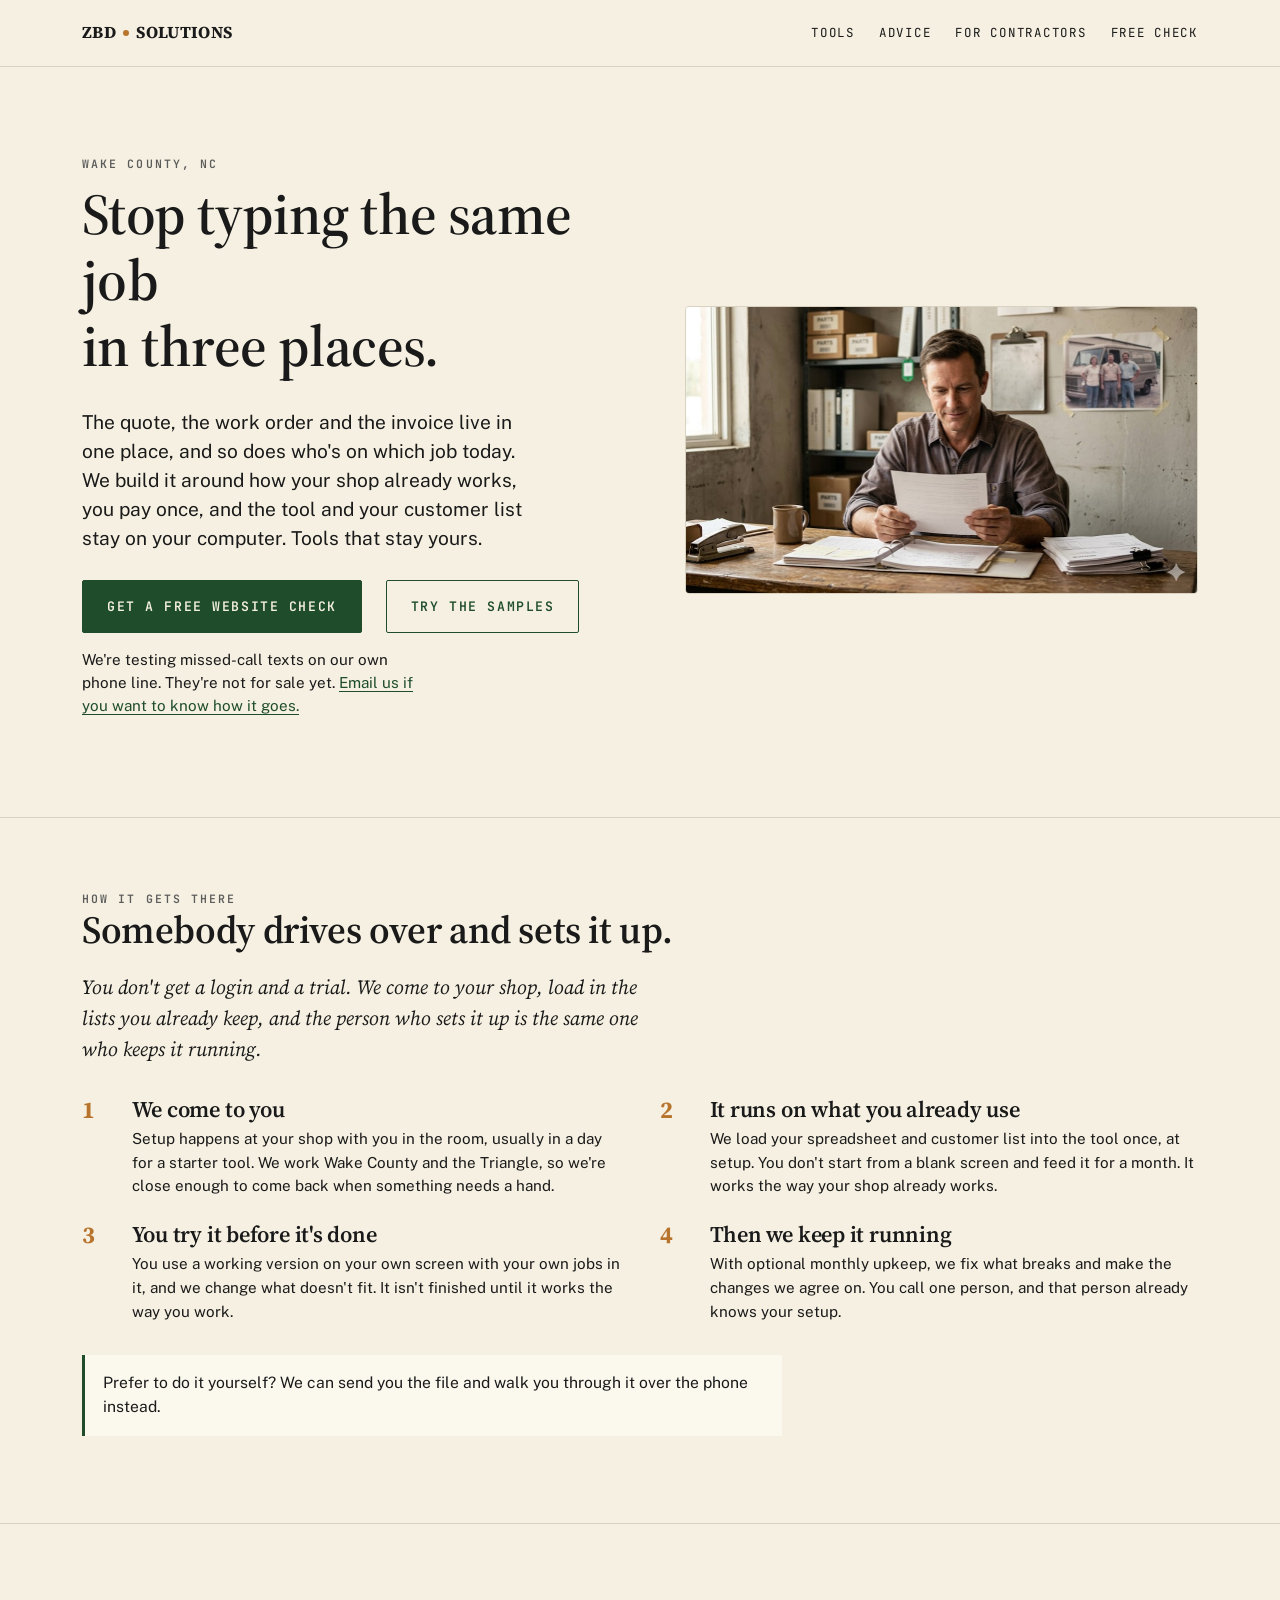
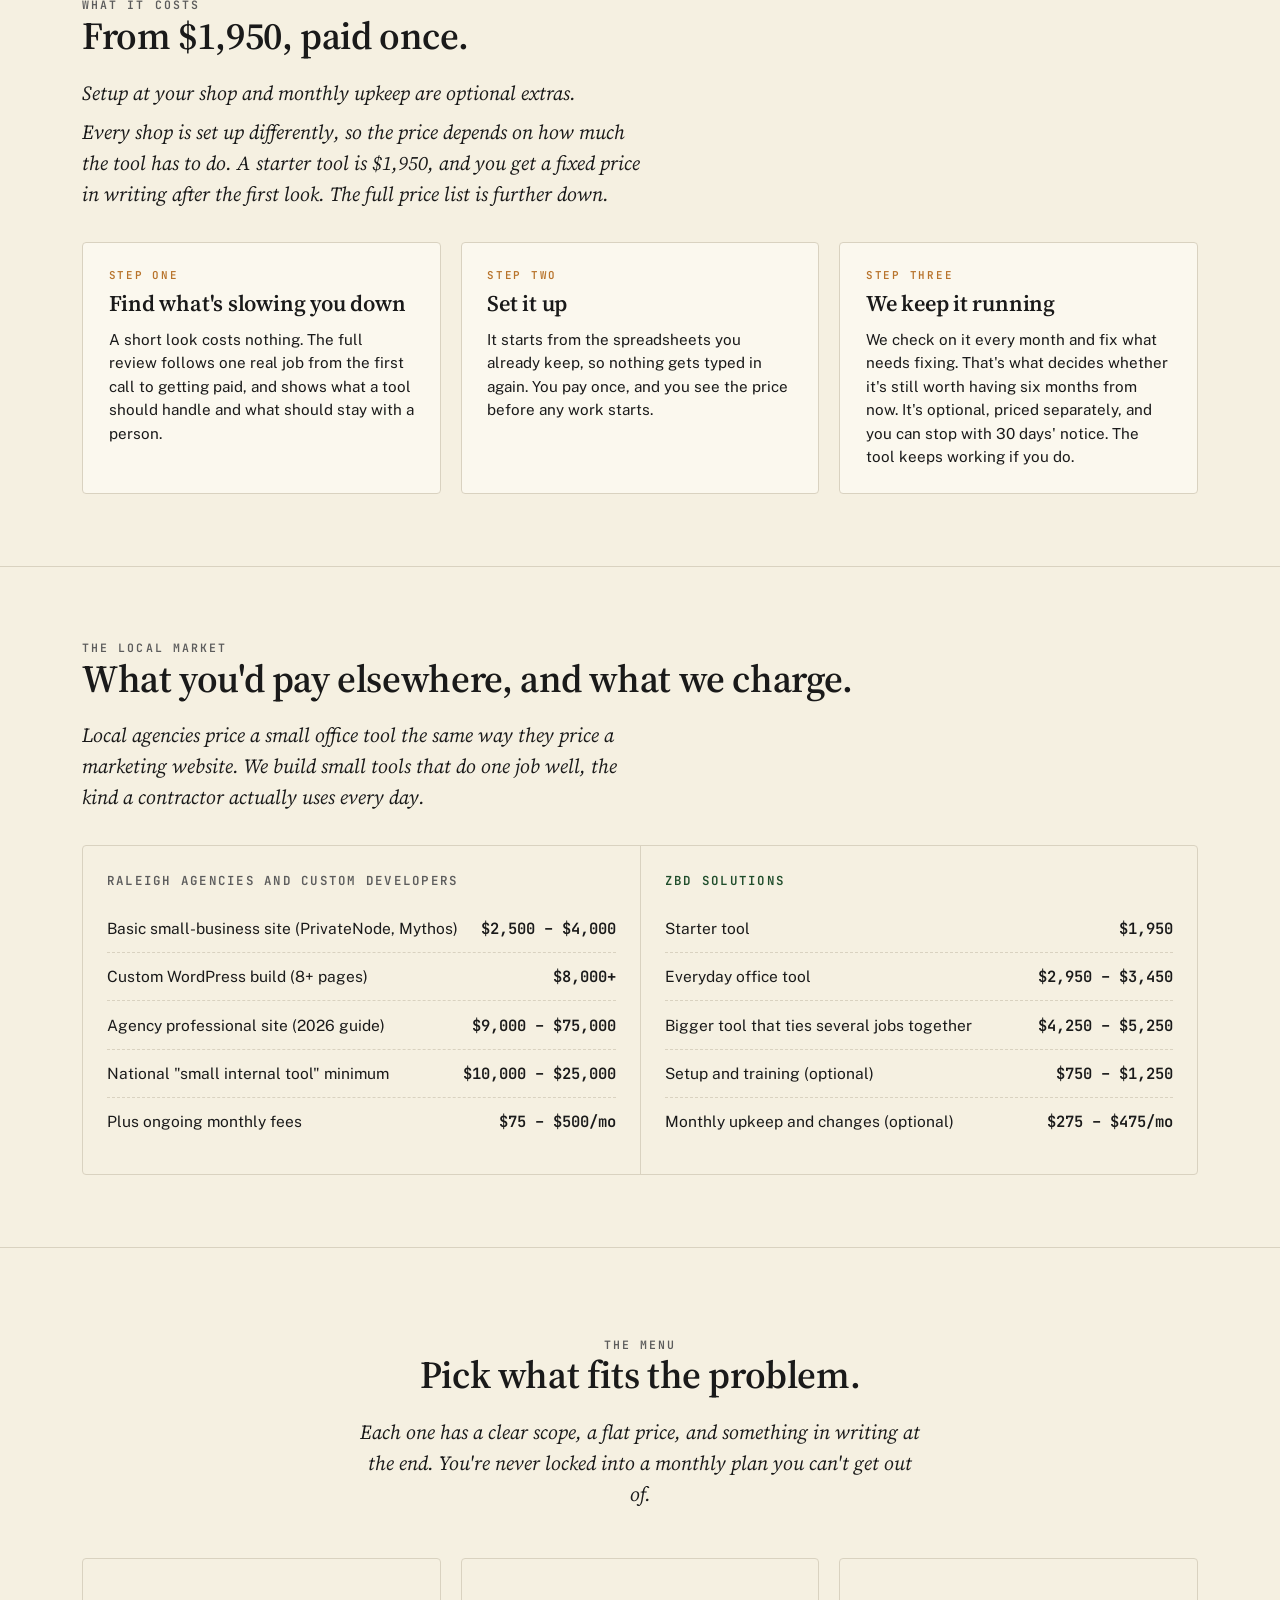
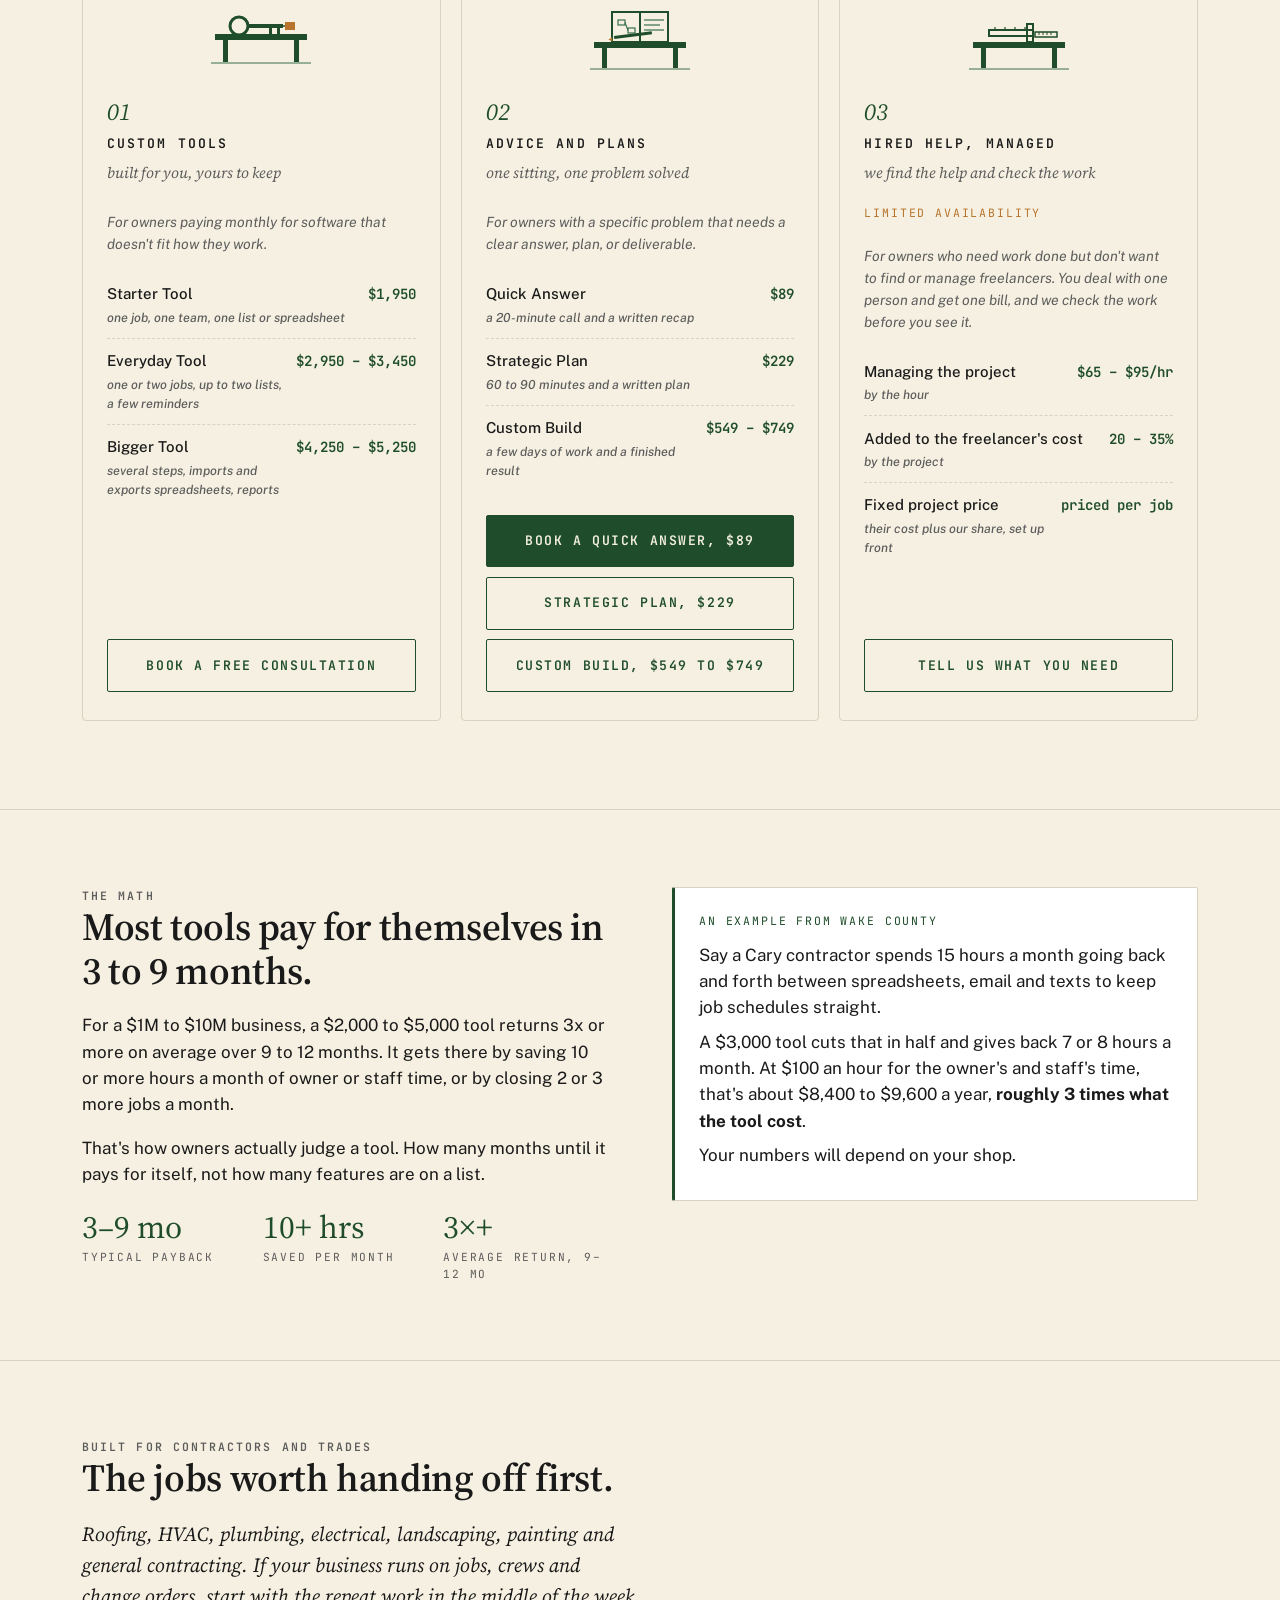
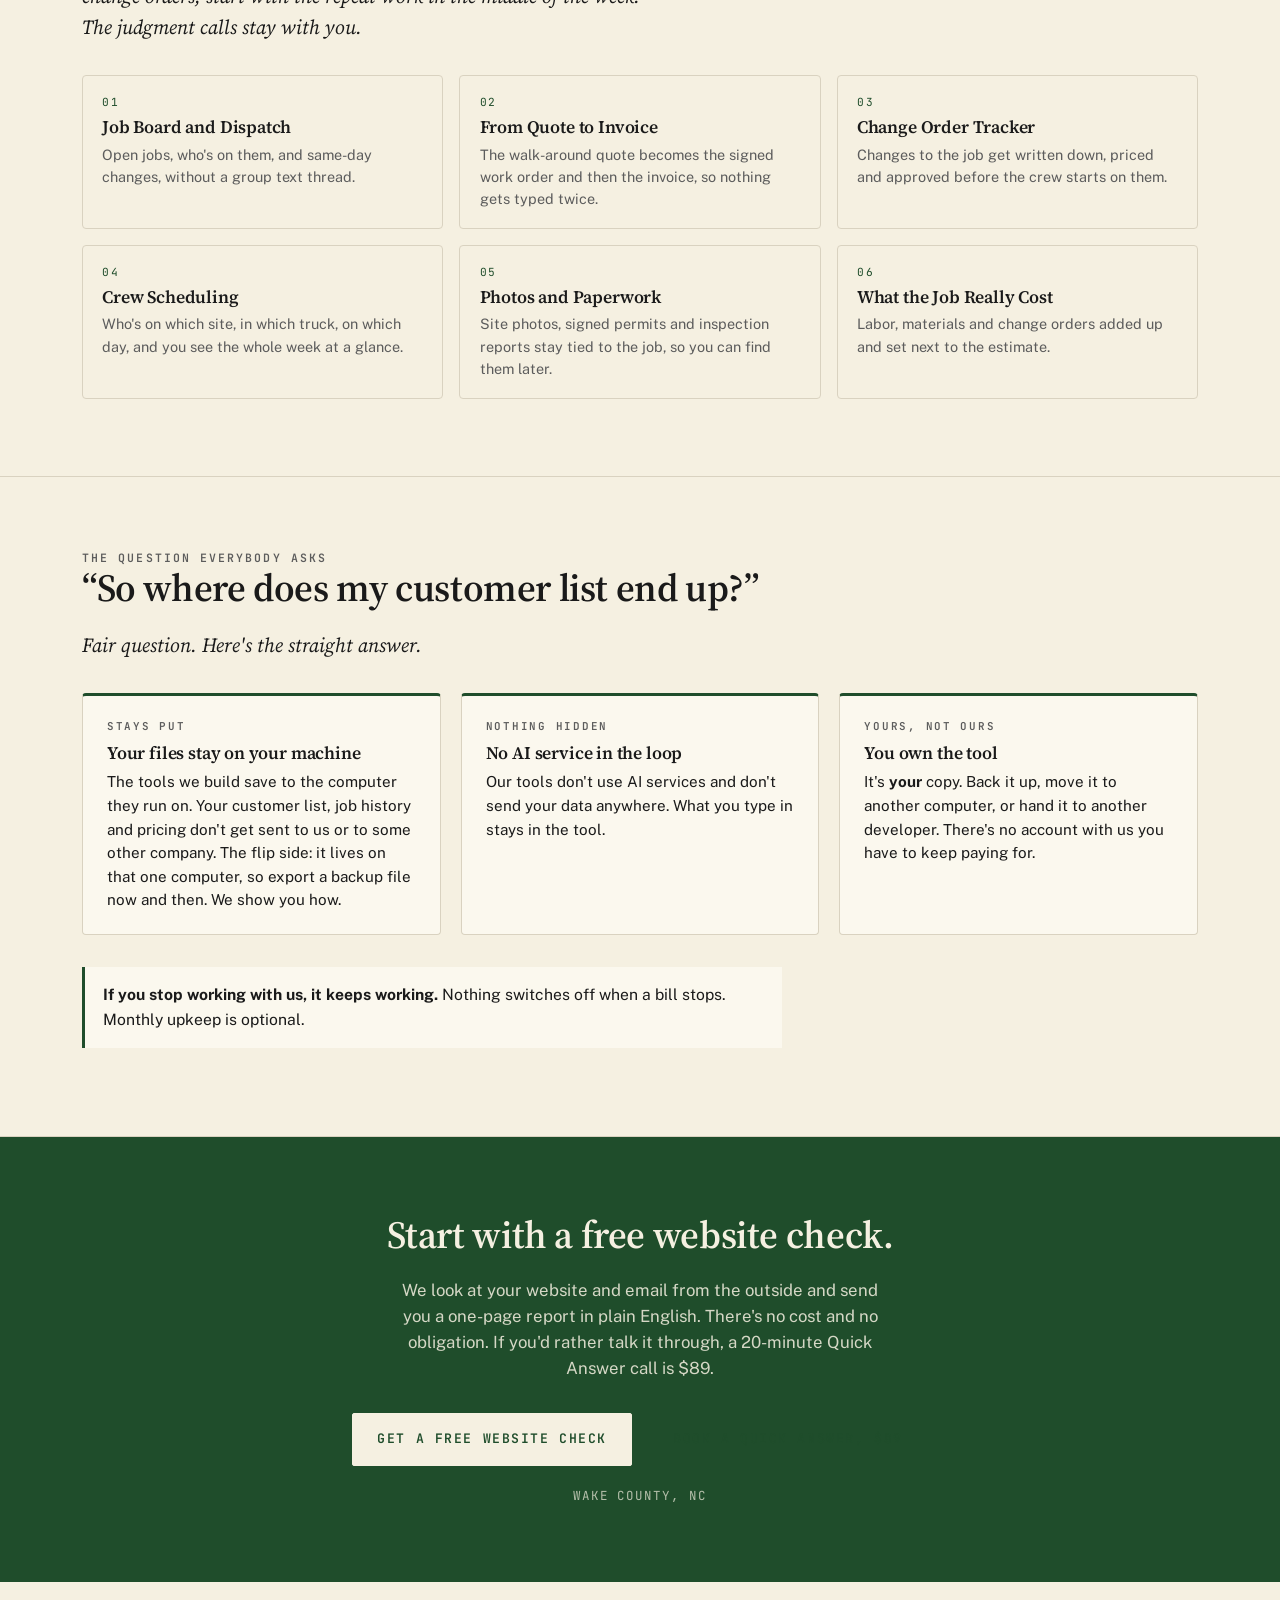
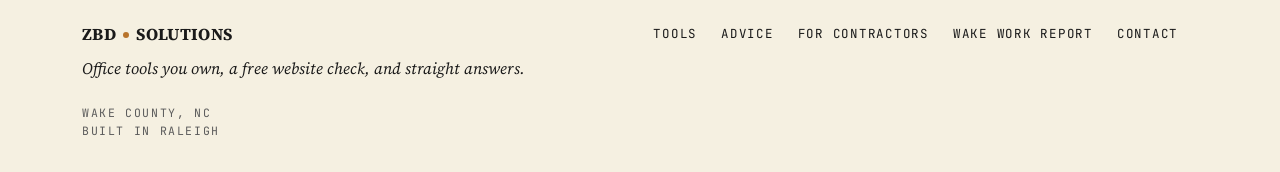
<file: index.html>
<!DOCTYPE html>
<html lang="en">
<head>
  <meta charset="UTF-8">
  <meta name="viewport" content="width=device-width, initial-scale=1.0">
  <title>ZBD Solutions | Office tools trades own outright</title>
  <meta name="description" content="Job boards, quote-to-invoice and crew schedules for Wake County HVAC, plumbing and roofing owners. Built around how your shop works, paid for once. Start with a free website check.">

  <!-- OG / social -->
  <meta property="og:title" content="Stop typing the same job in three places.">
  <meta property="og:description" content="Office tools for Wake County trades, built around how your shop works and paid for once. Start with a free website check.">
  <meta property="og:image" content="https://zbdconsulting.com/img/og.png">
  <meta property="og:url" content="https://zbdconsulting.com/">
  <meta property="og:type" content="website">
  <meta name="twitter:card" content="summary_large_image">

  <!-- Fonts: Source Serif 4 (display) + Public Sans (body) + JetBrains Mono (labels) -->
  <link rel="preconnect" href="https://fonts.googleapis.com">
  <link rel="preconnect" href="https://fonts.gstatic.com" crossorigin>
  <link href="https://fonts.googleapis.com/css2?family=Source+Serif+4:ital,wght@0,400;0,600;0,700;1,400;1,600&family=Public+Sans:wght@400;500;600&family=JetBrains+Mono:wght@500;600&display=swap" rel="stylesheet">

  <style>
    :root {
      --forest:        #1F4D2B;
      --forest-depth:  #3A6F4C;
      --cream:         #F5F0E1;
      --charcoal:      #1A1A1A;
      --amber:         #B8742C;
      --cream-border:  #D9D2C0;
      --muted:         #5C5C5C;

      --font-display: 'Source Serif 4', Georgia, serif;
      --font-body:    'Public Sans', system-ui, -apple-system, sans-serif;
      --font-mono:    'JetBrains Mono', ui-monospace, monospace;

      --maxw: 1180px;
      --gutter: clamp(1.25rem, 4vw, 2rem);
    }

    *, *::before, *::after { box-sizing: border-box; }

    html { scroll-behavior: smooth; }

    body {
      margin: 0;
      background: var(--cream);
      color: var(--charcoal);
      font-family: var(--font-body);
      font-size: 17px;
      line-height: 1.55;
      -webkit-font-smoothing: antialiased;
      -moz-osx-font-smoothing: grayscale;
    }

    .container {
      max-width: var(--maxw);
      margin-inline: auto;
      padding-inline: var(--gutter);
    }

    /* ------------------------------------------------------------------
       Typography
       ------------------------------------------------------------------ */
    h1, h2, h3 {
      font-family: var(--font-display);
      font-weight: 600;
      color: var(--charcoal);
      letter-spacing: -0.01em;
      line-height: 1.15;
      margin: 0 0 0.5em;
    }
    h1 { font-size: clamp(2.2rem, 5vw, 3.6rem); }
    h2 { font-size: clamp(1.6rem, 3.4vw, 2.4rem); margin-top: 0; }
    h3 { font-size: clamp(1.15rem, 2vw, 1.4rem); }

    p { margin: 0 0 1em; }

    .eyebrow {
      font-family: var(--font-mono);
      font-weight: 600;
      font-size: 0.72rem;
      letter-spacing: 0.18em;
      text-transform: uppercase;
      color: var(--muted);
    }

    .lede {
      font-family: var(--font-display);
      font-style: italic;
      font-size: clamp(1.05rem, 1.8vw, 1.25rem);
      color: var(--charcoal);
      max-width: 56ch;
    }

    .mono { font-family: var(--font-mono); }
    .serif { font-family: var(--font-display); }

    a { color: var(--forest); text-decoration: underline; text-underline-offset: 3px; }
    a:hover { color: var(--forest-depth); }

    hr.rule {
      border: 0;
      border-top: 1px solid var(--cream-border);
      margin: 0;
    }

    /* ------------------------------------------------------------------
       Header / nav
       ------------------------------------------------------------------ */
    .site-header {
      padding: 1.25rem 0;
      border-bottom: 1px solid var(--cream-border);
    }
    .site-header .container {
      display: flex;
      align-items: center;
      justify-content: space-between;
      flex-wrap: wrap;
      gap: 1rem;
    }
    .wordmark {
      font-family: var(--font-display);
      font-weight: 700;
      font-size: 1.05rem;
      letter-spacing: 0.02em;
      color: var(--charcoal);
      text-decoration: none;
      display: inline-flex;
      align-items: center;
      gap: 0.45rem;
    }
    .wordmark .dot {
      width: 6px; height: 6px; border-radius: 50%;
      background: var(--amber);
      display: inline-block;
    }
    .nav-links { display: flex; gap: 1.5rem; font-family: var(--font-mono); font-size: 0.78rem; letter-spacing: 0.14em; text-transform: uppercase; }
    .nav-links a { color: var(--charcoal); text-decoration: none; }
    .nav-links a:hover { color: var(--forest); }

    /* ------------------------------------------------------------------
       Buttons
       ------------------------------------------------------------------ */
    .btn {
      display: inline-block;
      font-family: var(--font-mono);
      font-weight: 600;
      font-size: 0.82rem;
      letter-spacing: 0.12em;
      text-transform: uppercase;
      padding: 0.95rem 1.5rem;
      border-radius: 2px;
      text-decoration: none;
      border: 1.5px solid var(--forest);
      transition: background-color 120ms ease, color 120ms ease;
      cursor: pointer;
    }
    .btn-primary {
      background: var(--forest);
      color: var(--cream);
    }
    .btn-primary:hover { background: var(--forest-depth); border-color: var(--forest-depth); color: var(--cream); }
    .btn-secondary {
      background: transparent;
      color: var(--forest);
    }
    .btn-secondary:hover { background: var(--forest); color: var(--cream); }
    .btn + .btn { margin-left: 0.75rem; }

    /* ------------------------------------------------------------------
       Hero
       ------------------------------------------------------------------ */
    .hero {
      padding: clamp(3rem, 8vw, 5.5rem) 0 clamp(3rem, 6vw, 4.5rem);
      border-bottom: 1px solid var(--cream-border);
    }
    .hero .container {
      display: grid;
      grid-template-columns: 1.05fr 1fr;
      gap: clamp(2rem, 5vw, 4rem);
      align-items: center;
    }
    @media (max-width: 860px) {
      .hero .container { grid-template-columns: 1fr; }
    }
    .hero h1 { margin-top: 0.5rem; }
    .hero .sub {
      font-family: var(--font-body);
      font-size: clamp(1.05rem, 1.6vw, 1.2rem);
      color: var(--charcoal);
      max-width: 38ch;
      margin: 0.5rem 0 1.75rem;
      line-height: 1.5;
    }
    .hero .cta-row { display: flex; flex-wrap: wrap; gap: 0.75rem; margin-top: 0.5rem; }
    .hero-image {
      width: 100%;
      height: auto;
      display: block;
      border: 1px solid var(--cream-border);
      border-radius: 4px;
      filter: saturate(0.96);
    }

    /* ------------------------------------------------------------------
       The install -- numbered because it IS a sequence
       ------------------------------------------------------------------ */
    .install {
      padding: clamp(3rem, 6vw, 4.5rem) 0;
      border-bottom: 1px solid var(--cream-border);
    }
    .steps {
      list-style: none;
      counter-reset: step;
      margin: 2rem 0 0;
      padding: 0;
      display: grid;
      grid-template-columns: repeat(2, 1fr);
      gap: 1.5rem 2.5rem;
    }
    @media (max-width: 760px) { .steps { grid-template-columns: 1fr; } }
    .steps li {
      counter-increment: step;
      display: grid;
      grid-template-columns: 2.1rem 1fr;
      gap: 0 1rem;
      align-items: start;
    }
    .steps li::before {
      content: counter(step);
      font-family: var(--font-display);
      font-weight: 700;
      font-size: 1.5rem;
      line-height: 1.1;
      color: var(--amber);
      font-variant-numeric: tabular-nums;
      grid-row: span 2;
    }
    .steps h3 { margin: 0 0 0.3rem; }
    .steps p { margin: 0; font-size: 0.95rem; }
    .install-note,
    .data-note {
      margin-top: 2rem;
      padding: 1rem 1.15rem;
      border-left: 3px solid var(--forest);
      background: #FBF8EE;
      font-size: 0.98rem;
      max-width: 70ch;
    }

    /* ------------------------------------------------------------------
       Where the data lives
       ------------------------------------------------------------------ */
    .data {
      padding: clamp(3rem, 6vw, 4.5rem) 0;
      border-bottom: 1px solid var(--cream-border);
    }
    .data-grid {
      display: grid;
      grid-template-columns: repeat(3, 1fr);
      gap: 1.25rem;
      margin-top: 2rem;
    }
    @media (max-width: 860px) { .data-grid { grid-template-columns: 1fr; } }
    .data-card {
      border: 1px solid var(--cream-border);
      border-top: 3px solid var(--forest);
      border-radius: 4px;
      padding: 1.4rem 1.5rem;
      background: #FBF8EE;
    }
    .data-card .tag {
      font-family: var(--font-mono);
      font-size: 0.68rem;
      font-weight: 600;
      letter-spacing: 0.16em;
      text-transform: uppercase;
      color: var(--muted);
      margin-bottom: 0.5rem;
    }
    .data-card h3 { margin: 0 0 0.45rem; font-size: 1.1rem; }
    .data-card p { margin: 0; font-size: 0.95rem; }

    /* ------------------------------------------------------------------
       What it costs -- ranges
       ------------------------------------------------------------------ */
    .ranges {
      padding: clamp(3rem, 6vw, 4.5rem) 0;
      border-bottom: 1px solid var(--cream-border);
    }
    .range-grid {
      display: grid;
      grid-template-columns: repeat(3, 1fr);
      gap: 1.25rem;
      margin-top: 2rem;
    }
    @media (max-width: 860px) { .range-grid { grid-template-columns: 1fr; } }
    .range-card {
      border: 1px solid var(--cream-border);
      border-radius: 4px;
      padding: 1.5rem 1.6rem;
      background: #FBF8EE;
      display: flex;
      flex-direction: column;
      gap: 0.35rem;
    }
    .range-card .tag {
      font-family: var(--font-mono);
      font-size: 0.68rem;
      font-weight: 600;
      letter-spacing: 0.16em;
      text-transform: uppercase;
      color: var(--amber);
    }
    .range-card h3 { margin: 0.15rem 0 0.3rem; }
    .range-price {
      font-family: var(--font-display);
      font-weight: 700;
      font-size: 1.5rem;
      color: var(--forest);
      margin-bottom: 0.5rem;
      font-variant-numeric: tabular-nums;
    }
    .range-price span {
      font-family: var(--font-body);
      font-weight: 500;
      font-size: 0.95rem;
      color: var(--muted);
    }
    .range-card p { font-size: 0.95rem; color: var(--charcoal); margin: 0; }
    .range-note {
      margin-top: 1.5rem;
      padding: 1rem 1.15rem;
      border-left: 3px solid var(--amber);
      background: #FBF8EE;
      font-size: 0.95rem;
      max-width: 68ch;
    }

    /* ------------------------------------------------------------------
       Local comparison block
       ------------------------------------------------------------------ */
    .comparison {
      padding: clamp(3rem, 6vw, 4.5rem) 0;
      border-bottom: 1px solid var(--cream-border);
    }
    .comparison-grid {
      display: grid;
      grid-template-columns: 1fr 1fr;
      gap: 0;
      margin-top: 2rem;
      border: 1px solid var(--cream-border);
      border-radius: 4px;
      overflow: hidden;
    }
    @media (max-width: 720px) {
      .comparison-grid { grid-template-columns: 1fr; }
    }
    .comparison-col { padding: 1.75rem 1.5rem; }
    .comparison-col + .comparison-col { border-left: 1px solid var(--cream-border); }
    @media (max-width: 720px) {
      .comparison-col + .comparison-col { border-left: 0; border-top: 1px solid var(--cream-border); }
    }
    .comparison-col h3 {
      font-family: var(--font-mono);
      font-size: 0.78rem;
      letter-spacing: 0.18em;
      text-transform: uppercase;
      color: var(--muted);
      font-weight: 600;
      margin-bottom: 1rem;
    }
    .comparison-col.us h3 { color: var(--forest); }
    .price-row {
      display: flex;
      justify-content: space-between;
      align-items: baseline;
      gap: 1rem;
      padding: 0.7rem 0;
      border-bottom: 1px dashed var(--cream-border);
      font-size: 0.97rem;
    }
    .price-row:last-child { border-bottom: 0; }
    .price-row .label { color: var(--charcoal); }
    .price-row .price { font-family: var(--font-mono); font-weight: 600; color: var(--charcoal); white-space: nowrap; }
    .price-row .footnote { font-size: 0.82rem; color: var(--muted); font-style: italic; }

    /* ------------------------------------------------------------------
       Three-lane menu
       ------------------------------------------------------------------ */
    .menu {
      padding: clamp(3.5rem, 7vw, 5.5rem) 0;
      border-bottom: 1px solid var(--cream-border);
    }
    .menu-header { text-align: center; max-width: 56ch; margin-inline: auto; margin-bottom: clamp(2rem, 4vw, 3rem); }
    .lane-grid {
      display: grid;
      grid-template-columns: repeat(3, 1fr);
      gap: 1.25rem;
    }
    @media (max-width: 920px) {
      .lane-grid { grid-template-columns: 1fr; }
    }
    .lane-card {
      background: var(--cream);
      border: 1.5px solid var(--cream-border);
      border-radius: 4px;
      padding: 1.75rem 1.5rem;
      display: flex;
      flex-direction: column;
      transition: border-color 150ms ease;
    }
    .lane-card:hover { border-color: var(--forest); }
    .lane-card .lane-num {
      font-family: var(--font-display);
      font-style: italic;
      font-size: 1.5rem;
      color: var(--forest);
      margin-bottom: 0.25rem;
    }
    .lane-card .lane-label {
      font-family: var(--font-mono);
      font-weight: 600;
      font-size: 0.82rem;
      letter-spacing: 0.16em;
      text-transform: uppercase;
      color: var(--charcoal);
      margin-bottom: 0.4rem;
    }
    .lane-card .lane-sublabel {
      font-family: var(--font-display);
      font-style: italic;
      font-size: 0.95rem;
      color: var(--muted);
      margin-bottom: 1.25rem;
    }
    .lane-card .icon-frame {
      display: flex;
      justify-content: center;
      align-items: center;
      height: 90px;
      margin-bottom: 1rem;
    }
    .lane-card .who {
      font-size: 0.88rem;
      color: var(--muted);
      font-style: italic;
      margin: 0.5rem 0 1rem;
    }
    .tier-list { list-style: none; padding: 0; margin: 0 0 1.5rem; }
    .tier-list li {
      display: flex;
      justify-content: space-between;
      align-items: baseline;
      gap: 0.75rem;
      padding: 0.65rem 0;
      border-bottom: 1px dashed var(--cream-border);
      font-size: 0.94rem;
    }
    .tier-list li:last-child { border-bottom: 0; }
    .tier-list .tier-name { color: var(--charcoal); font-weight: 500; }
    .tier-list .tier-price { font-family: var(--font-mono); font-size: 0.88rem; font-weight: 600; color: var(--forest); white-space: nowrap; }
    .tier-list .tier-note { font-size: 0.78rem; color: var(--muted); display: block; margin-top: 0.15rem; font-style: italic; }
    .lane-card .lane-cta { margin-top: auto; text-align: center; }
    .lane-card .lane-cta .btn { display: block; }
    .lane-card .lane-cta .btn + .btn { margin-top: 0.6rem; margin-left: 0; }

    .gated-note {
      font-family: var(--font-mono);
      font-size: 0.72rem;
      letter-spacing: 0.16em;
      text-transform: uppercase;
      color: var(--amber);
      margin-bottom: 1rem;
    }

    /* ------------------------------------------------------------------
       ROI explainer
       ------------------------------------------------------------------ */
    .roi {
      padding: clamp(3.5rem, 6vw, 5rem) 0;
      border-bottom: 1px solid var(--cream-border);
    }
    .roi .container { display: grid; grid-template-columns: 1fr 1fr; gap: clamp(2rem, 5vw, 4rem); align-items: start; }
    @media (max-width: 820px) { .roi .container { grid-template-columns: 1fr; } }
    .roi .example {
      background: #fff;
      border: 1px solid var(--cream-border);
      border-left: 3px solid var(--forest);
      border-radius: 2px;
      padding: 1.5rem;
    }
    .roi .example .label-tag {
      font-family: var(--font-mono);
      font-size: 0.72rem;
      letter-spacing: 0.16em;
      text-transform: uppercase;
      color: var(--forest);
      margin-bottom: 0.75rem;
    }
    .roi .example p { margin: 0 0 0.5rem; }
    .roi .stats {
      display: grid;
      grid-template-columns: repeat(3, 1fr);
      gap: 1rem;
      margin-top: 1.5rem;
    }
    .stat .num {
      font-family: var(--font-display);
      font-size: clamp(1.6rem, 3vw, 2rem);
      color: var(--forest);
      line-height: 1;
    }
    .stat .lbl {
      font-family: var(--font-mono);
      font-size: 0.7rem;
      letter-spacing: 0.16em;
      text-transform: uppercase;
      color: var(--muted);
      margin-top: 0.35rem;
    }

    /* ------------------------------------------------------------------
       Vertical-specific section (contractors / trades)
       ------------------------------------------------------------------ */
    .vertical {
      padding: clamp(3.5rem, 6vw, 5rem) 0;
      border-bottom: 1px solid var(--cream-border);
    }
    .vertical-grid {
      display: grid;
      grid-template-columns: repeat(3, 1fr);
      gap: 1rem;
      margin-top: 2rem;
    }
    @media (max-width: 820px) { .vertical-grid { grid-template-columns: 1fr 1fr; } }
    @media (max-width: 540px) { .vertical-grid { grid-template-columns: 1fr; } }
    .tool-card {
      border: 1px solid var(--cream-border);
      border-radius: 4px;
      padding: 1.1rem 1.2rem;
      background: var(--cream);
    }
    .tool-card .tag {
      font-family: var(--font-mono);
      font-size: 0.7rem;
      letter-spacing: 0.16em;
      text-transform: uppercase;
      color: var(--forest);
      margin-bottom: 0.35rem;
    }
    .tool-card h3 {
      font-family: var(--font-display);
      font-size: 1.1rem;
      margin-bottom: 0.4rem;
    }
    .tool-card p {
      font-size: 0.9rem;
      color: var(--muted);
      margin-bottom: 0;
    }

    /* ------------------------------------------------------------------
       Primary CTA block
       ------------------------------------------------------------------ */
    .cta-block {
      background: var(--forest);
      color: var(--cream);
      padding: clamp(3rem, 6vw, 5rem) 0;
      text-align: center;
    }
    .cta-block h2 {
      color: var(--cream);
      max-width: 28ch;
      margin-inline: auto;
    }
    .cta-block .sub {
      color: var(--cream);
      opacity: 0.85;
      font-size: 1.05rem;
      max-width: 48ch;
      margin: 0.75rem auto 2rem;
    }
    .cta-block .btn-primary {
      background: var(--cream);
      color: var(--forest);
      border-color: var(--cream);
    }
    .cta-block .btn-primary:hover {
      background: var(--amber);
      color: var(--cream);
      border-color: var(--amber);
    }
    .cta-block .meta {
      font-family: var(--font-mono);
      font-size: 0.78rem;
      letter-spacing: 0.16em;
      text-transform: uppercase;
      color: var(--cream);
      opacity: 0.7;
      margin-top: 1.25rem;
    }

    /* ------------------------------------------------------------------
       Footer
       ------------------------------------------------------------------ */
    .site-footer {
      padding: 2.5rem 0 2rem;
      font-size: 0.9rem;
      color: var(--muted);
    }
    .site-footer .container {
      display: flex;
      flex-wrap: wrap;
      justify-content: space-between;
      align-items: flex-start;
      gap: 1.5rem;
    }
    .footer-tagline {
      font-family: var(--font-display);
      font-style: italic;
      color: var(--charcoal);
      font-size: 1rem;
    }
    .footer-links a {
      color: var(--charcoal);
      text-decoration: none;
      margin-right: 1.25rem;
      font-family: var(--font-mono);
      font-size: 0.78rem;
      letter-spacing: 0.14em;
      text-transform: uppercase;
    }
    .footer-links a:hover { color: var(--forest); }
    .footer-meta {
      font-family: var(--font-mono);
      font-size: 0.72rem;
      letter-spacing: 0.14em;
      text-transform: uppercase;
      color: var(--muted);
    }
  </style>

  <!-- ============================================================
       Plausible Analytics (commented until account exists)
       To enable: (1) create Plausible property for zbdconsulting.com,
       (2) uncomment the script tag below, (3) confirm goals in Plausible
       dashboard match the data-plausible-event values below:
         zbds-cta-quick-answer · zbds-cta-strategic-plan · zbds-cta-custom-build
         zbds-cta-tools-consult · zbds-cta-brief-submit · zbds-email-click
         zbds-hero-primary · zbds-hero-secondary
       Data attributes are already wired throughout the page so no further
       HTML changes are needed once the script is enabled.
       ============================================================ -->
  <!--
  <script defer data-domain="zbdconsulting.com" src="https://plausible.io/js/script.tagged-events.js"></script>
  -->
</head>
<body>

  <!-- ============================================================ -->
  <!-- HEADER -->
  <!-- ============================================================ -->
  <header class="site-header">
    <div class="container">
      <a href="#" class="wordmark">ZBD<span class="dot"></span>SOLUTIONS</a>
      <nav class="nav-links" aria-label="Primary">
        <a href="#tools">Tools</a>
        <a href="#advisory">Advice</a>
        <a href="#contractors">For contractors</a>
        <a href="/help">Free check</a>
      </nav>
    </div>
  </header>

  <!-- ============================================================ -->
  <!-- HERO -->
  <!-- ============================================================ -->
  <section class="hero">
    <div class="container">
      <div>
        <div class="eyebrow">Wake County, NC</div>
        <h1>Stop typing the same job<br>in three places.</h1>
        <p class="sub">The quote, the work order and the invoice live in one place, and so does who's on which job today. We build it around how your shop already works, you pay once, and the tool and your customer list stay on your computer. Tools that stay yours.</p>
        <div class="cta-row">
          <a class="btn btn-primary plausible-event-name=zbds-hero-primary" href="/help">Get a free website check</a>
          <a class="btn btn-secondary plausible-event-name=zbds-hero-secondary" href="/demo">Try the samples</a>
        </div>
        <p class="sub" style="font-size:0.95rem;margin-top:1rem;">We're testing missed-call texts on our own phone line. They're not for sale yet. <a href="mailto:hello@zbdconsulting.com?subject=Missed-call%20texts%20-%20keep%20me%20posted">Email us if you want to know how it goes.</a></p>
      </div>
      <div>
        <img class="hero-image" src="img/hero.jpg" alt="A Wake County small-business owner at a workshop desk reviewing paperwork." width="1024" height="576">
      </div>
    </div>
  </section>

  <!-- ============================================================ -->
  <!-- THE INSTALL -- the differentiator; nothing else on this page is hard to copy -->
  <!-- ============================================================ -->
  <section class="install">
    <div class="container">
      <div class="eyebrow">How it gets there</div>
      <h2>Somebody drives over and sets it up.</h2>
      <p class="lede">You don't get a login and a trial. We come to your shop, load in the
        lists you already keep, and the person who sets it up is the same one who keeps it running.</p>

      <ol class="steps">
        <li>
          <h3>We come to you</h3>
          <p>Setup happens at your shop with you in the room, usually in a day for a starter
            tool. We work Wake County and the
            Triangle, so we're close enough to come back when something needs a hand.</p>
        </li>
        <li>
          <h3>It runs on what you already use</h3>
          <p>We load your spreadsheet and customer list into the tool once, at setup. You don't
            start from a blank screen and feed it for a month. It works the way your shop
            already works.</p>
        </li>
        <li>
          <h3>You try it before it's done</h3>
          <p>You use a working version on your own screen with your own jobs in it, and we change
            what doesn't fit. It isn't finished until it works the way you work.</p>
        </li>
        <li>
          <h3>Then we keep it running</h3>
          <p>With optional monthly upkeep, we fix what breaks and make the changes we agree on.
            You call one person, and that person already knows your setup.</p>
        </li>
      </ol>

      <p class="install-note">Prefer to do it yourself? We can send you the file and walk you
        through it over the phone instead.</p>
    </div>
  </section>

  <!-- ============================================================ -->
  <!-- WHAT IT COSTS  (ranges, not quotes -- see CLAUDE.md FDE ladder) -->
  <!-- ============================================================ -->
  <section class="ranges">
    <div class="container">
      <div class="eyebrow">What it costs</div>
      <h2>From $1,950, paid once.</h2>
      <p class="lede" style="margin-bottom:0.5rem;">Setup at your shop and monthly upkeep are optional extras.</p>
      <p class="lede">Every shop is set up differently, so the price depends on how much the tool
        has to do. A starter tool is $1,950, and you get a fixed price in writing after the
        first look. The full price list is further down.</p>

      <div class="range-grid">
        <div class="range-card">
          <div class="tag">Step one</div>
          <h3>Find what's slowing you down</h3>
          <p>A short look costs nothing. The full review follows one real job from the first
            call to getting paid, and shows what a tool should handle and what should stay
            with a person.</p>
        </div>
        <div class="range-card">
          <div class="tag">Step two</div>
          <h3>Set it up</h3>
          <p>It starts from the spreadsheets you already keep, so nothing gets typed in again.
            You pay once, and you see the price before any work starts.</p>
        </div>
        <div class="range-card">
          <div class="tag">Step three</div>
          <h3>We keep it running</h3>
          <p>We check on it every month and fix what needs fixing. That's what decides whether
            it's still worth having six months from now. It's optional, priced separately, and
            you can stop with 30 days' notice. The tool keeps working if you do.</p>
        </div>
      </div>
    </div>
  </section>

  <!-- ============================================================ -->
  <!-- LOCAL COMPARISON -->
  <!-- ============================================================ -->
  <section class="comparison">
    <div class="container">
      <div class="eyebrow">The local market</div>
      <h2>What you'd pay elsewhere, and what we charge.</h2>
      <p class="lede">Local agencies price a small office tool the same way they price a marketing website. We build small tools that do one job well, the kind a contractor actually uses every day.</p>

      <div class="comparison-grid">
        <div class="comparison-col">
          <h3>Raleigh agencies and custom developers</h3>
          <div class="price-row">
            <span class="label">Basic small-business site (PrivateNode, Mythos)</span>
            <span class="price">$2,500 – $4,000</span>
          </div>
          <div class="price-row">
            <span class="label">Custom WordPress build (8+ pages)</span>
            <span class="price">$8,000+</span>
          </div>
          <div class="price-row">
            <span class="label">Agency professional site (2026 guide)</span>
            <span class="price">$9,000 – $75,000</span>
          </div>
          <div class="price-row">
            <span class="label">National "small internal tool" minimum</span>
            <span class="price">$10,000 – $25,000</span>
          </div>
          <div class="price-row">
            <span class="label">Plus ongoing monthly fees</span>
            <span class="price">$75 – $500/mo</span>
          </div>
        </div>

        <div class="comparison-col us">
          <h3>ZBD Solutions</h3>
          <div class="price-row">
            <span class="label">Starter tool</span>
            <span class="price">$1,950</span>
          </div>
          <div class="price-row">
            <span class="label">Everyday office tool</span>
            <span class="price">$2,950 – $3,450</span>
          </div>
          <div class="price-row">
            <span class="label">Bigger tool that ties several jobs together</span>
            <span class="price">$4,250 – $5,250</span>
          </div>
          <div class="price-row">
            <span class="label">Setup and training (optional)</span>
            <span class="price">$750 – $1,250</span>
          </div>
          <div class="price-row">
            <span class="label">Monthly upkeep and changes (optional)</span>
            <span class="price">$275 – $475/mo</span>
          </div>
        </div>
      </div>
    </div>
  </section>

  <!-- ============================================================ -->
  <!-- MENU — THREE LANES -->
  <!-- ============================================================ -->
  <section class="menu" id="tools">
    <div class="container">
      <div class="menu-header">
        <div class="eyebrow">The menu</div>
        <h2>Pick what fits the problem.</h2>
        <p class="lede">Each one has a clear scope, a flat price, and something in writing at the end. You're never locked into a monthly plan you can't get out of.</p>
      </div>

      <div class="lane-grid">

        <!-- ===== LANE 01: CUSTOM TOOLS ===== -->
        <div class="lane-card">
          <div class="icon-frame" aria-hidden="true">
            <!-- Workbench + key with tag -->
            <svg width="120" height="80" viewBox="0 0 120 80" fill="none" xmlns="http://www.w3.org/2000/svg">
              <!-- bench top -->
              <rect x="14" y="42" width="92" height="6" fill="#1F4D2B"/>
              <!-- bench legs -->
              <rect x="22" y="48" width="5" height="22" fill="#1F4D2B"/>
              <rect x="93" y="48" width="5" height="22" fill="#1F4D2B"/>
              <!-- key head -->
              <circle cx="38" cy="34" r="9" fill="none" stroke="#1F4D2B" stroke-width="3"/>
              <!-- key shaft -->
              <rect x="46" y="32" width="36" height="4" fill="#1F4D2B"/>
              <!-- key teeth -->
              <rect x="68" y="36" width="3" height="6" fill="#1F4D2B"/>
              <rect x="76" y="36" width="3" height="6" fill="#1F4D2B"/>
              <!-- amber tag -->
              <rect x="84" y="30" width="10" height="8" fill="#B8742C"/>
              <line x1="82" y1="34" x2="84" y2="34" stroke="#1F4D2B" stroke-width="1.5"/>
              <!-- bench shadow -->
              <line x1="10" y1="71" x2="110" y2="71" stroke="#3A6F4C" stroke-width="1"/>
            </svg>
          </div>
          <div class="lane-num">01</div>
          <div class="lane-label">Custom Tools</div>
          <div class="lane-sublabel">built for you, yours to keep</div>
          <p class="who">For owners paying monthly for software that doesn't fit how they work.</p>

          <ul class="tier-list">
            <li>
              <span class="tier-name">Starter Tool<span class="tier-note">one job, one team, one list or spreadsheet</span></span>
              <span class="tier-price">$1,950</span>
            </li>
            <li>
              <span class="tier-name">Everyday Tool<span class="tier-note">one or two jobs, up to two lists, a few reminders</span></span>
              <span class="tier-price">$2,950 – $3,450</span>
            </li>
            <li>
              <span class="tier-name">Bigger Tool<span class="tier-note">several steps, imports and exports spreadsheets, reports</span></span>
              <span class="tier-price">$4,250 – $5,250</span>
            </li>
          </ul>

          <div class="lane-cta">
            <a class="btn btn-secondary plausible-event-name=zbds-cta-tools-consult" href="mailto:hello@zbdconsulting.com?subject=ZBD%20Solutions%20-%20Free%20consultation">Book a free consultation</a>
          </div>
        </div>

        <!-- ===== LANE 02: CUSTOM BUILDS + ADVISORY ===== -->
        <div class="lane-card">
          <div class="icon-frame" aria-hidden="true">
            <!-- Workbench + open plan book with pencil -->
            <svg width="120" height="80" viewBox="0 0 120 80" fill="none" xmlns="http://www.w3.org/2000/svg">
              <!-- bench top -->
              <rect x="14" y="50" width="92" height="6" fill="#1F4D2B"/>
              <!-- bench legs -->
              <rect x="22" y="56" width="5" height="20" fill="#1F4D2B"/>
              <rect x="93" y="56" width="5" height="20" fill="#1F4D2B"/>
              <!-- open book left page -->
              <rect x="32" y="20" width="28" height="30" fill="#F5F0E1" stroke="#1F4D2B" stroke-width="2"/>
              <!-- left page diagram -->
              <rect x="38" y="28" width="7" height="5" fill="none" stroke="#3A6F4C" stroke-width="1.2"/>
              <rect x="48" y="36" width="7" height="5" fill="none" stroke="#3A6F4C" stroke-width="1.2"/>
              <line x1="45" y1="30.5" x2="48" y2="38.5" stroke="#3A6F4C" stroke-width="1.2"/>
              <!-- open book right page -->
              <rect x="60" y="20" width="28" height="30" fill="#F5F0E1" stroke="#1F4D2B" stroke-width="2"/>
              <!-- right page lines -->
              <line x1="64" y1="28" x2="84" y2="28" stroke="#3A6F4C" stroke-width="1.2"/>
              <line x1="64" y1="33" x2="80" y2="33" stroke="#3A6F4C" stroke-width="1.2"/>
              <line x1="64" y1="38" x2="84" y2="38" stroke="#3A6F4C" stroke-width="1.2"/>
              <!-- pencil across book -->
              <rect x="34" y="42" width="38" height="3" fill="#1F4D2B" transform="rotate(-7 50 43.5)"/>
              <polygon points="32,43 28,45 32,47" fill="#B8742C" transform="rotate(-7 50 43.5)"/>
              <line x1="10" y1="77" x2="110" y2="77" stroke="#3A6F4C" stroke-width="1"/>
            </svg>
          </div>
          <div class="lane-num">02</div>
          <div class="lane-label">Advice and Plans</div>
          <div class="lane-sublabel">one sitting, one problem solved</div>
          <p class="who">For owners with a specific problem that needs a clear answer, plan, or deliverable.</p>

          <ul class="tier-list">
            <li>
              <span class="tier-name">Quick Answer<span class="tier-note">a 20-minute call and a written recap</span></span>
              <span class="tier-price">$89</span>
            </li>
            <li>
              <span class="tier-name">Strategic Plan<span class="tier-note">60 to 90 minutes and a written plan</span></span>
              <span class="tier-price">$229</span>
            </li>
            <li>
              <span class="tier-name">Custom Build<span class="tier-note">a few days of work and a finished result</span></span>
              <span class="tier-price">$549 – $749</span>
            </li>
          </ul>

          <div class="lane-cta" id="advisory">
            <a class="btn btn-primary plausible-event-name=zbds-cta-quick-answer" href="mailto:hello@zbdconsulting.com?subject=ZBD%20Solutions%20-%20Quick%20Answer%20(%2489)">Book a Quick Answer, $89</a>
            <a class="btn btn-secondary plausible-event-name=zbds-cta-strategic-plan" href="mailto:hello@zbdconsulting.com?subject=ZBD%20Solutions%20-%20Strategic%20Plan%20(%24229)">Strategic Plan, $229</a>
            <a class="btn btn-secondary plausible-event-name=zbds-cta-custom-build" href="mailto:hello@zbdconsulting.com?subject=ZBD%20Solutions%20-%20Custom%20Build%20(%24549-%24749)">Custom Build, $549 to $749</a>
          </div>
        </div>

        <!-- ===== LANE 03: SOURCED + SUPERVISED ===== -->
        <div class="lane-card">
          <div class="icon-frame" aria-hidden="true">
            <!-- Workbench + measuring tools (ruler + L-square) -->
            <svg width="120" height="80" viewBox="0 0 120 80" fill="none" xmlns="http://www.w3.org/2000/svg">
              <!-- bench top -->
              <rect x="14" y="50" width="92" height="6" fill="#1F4D2B"/>
              <!-- bench legs -->
              <rect x="22" y="56" width="5" height="20" fill="#1F4D2B"/>
              <rect x="93" y="56" width="5" height="20" fill="#1F4D2B"/>
              <!-- L-square horizontal -->
              <rect x="30" y="38" width="44" height="6" fill="none" stroke="#1F4D2B" stroke-width="2"/>
              <!-- L-square vertical -->
              <rect x="68" y="32" width="6" height="18" fill="none" stroke="#1F4D2B" stroke-width="2"/>
              <!-- tick marks horizontal -->
              <line x1="36" y1="38" x2="36" y2="35" stroke="#1F4D2B" stroke-width="1.2"/>
              <line x1="46" y1="38" x2="46" y2="35" stroke="#1F4D2B" stroke-width="1.2"/>
              <line x1="56" y1="38" x2="56" y2="35" stroke="#1F4D2B" stroke-width="1.2"/>
              <line x1="66" y1="38" x2="66" y2="35" stroke="#1F4D2B" stroke-width="1.2"/>
              <!-- ruler -->
              <rect x="76" y="40" width="22" height="5" fill="none" stroke="#1F4D2B" stroke-width="1.5"/>
              <line x1="80" y1="40" x2="80" y2="43" stroke="#1F4D2B" stroke-width="1"/>
              <line x1="84" y1="40" x2="84" y2="43" stroke="#1F4D2B" stroke-width="1"/>
              <line x1="88" y1="40" x2="88" y2="43" stroke="#1F4D2B" stroke-width="1"/>
              <line x1="92" y1="40" x2="92" y2="43" stroke="#1F4D2B" stroke-width="1"/>
              <line x1="10" y1="77" x2="110" y2="77" stroke="#3A6F4C" stroke-width="1"/>
            </svg>
          </div>
          <div class="lane-num">03</div>
          <div class="lane-label">Hired Help, Managed</div>
          <div class="lane-sublabel">we find the help and check the work</div>
          <div class="gated-note">Limited availability</div>
          <p class="who">For owners who need work done but don't want to find or manage freelancers. You deal with one person and get one bill, and we check the work before you see it.</p>

          <ul class="tier-list">
            <li>
              <span class="tier-name">Managing the project<span class="tier-note">by the hour</span></span>
              <span class="tier-price">$65 – $95/hr</span>
            </li>
            <li>
              <span class="tier-name">Added to the freelancer's cost<span class="tier-note">by the project</span></span>
              <span class="tier-price">20 – 35%</span>
            </li>
            <li>
              <span class="tier-name">Fixed project price<span class="tier-note">their cost plus our share, set up front</span></span>
              <span class="tier-price">priced per job</span>
            </li>
          </ul>

          <div class="lane-cta">
            <a class="btn btn-secondary plausible-event-name=zbds-cta-brief-submit" href="brief.html">Tell us what you need</a>
          </div>
        </div>

      </div>
    </div>
  </section>

  <!-- ============================================================ -->
  <!-- ROI EXPLAINER -->
  <!-- ============================================================ -->
  <section class="roi">
    <div class="container">
      <div>
        <div class="eyebrow">The math</div>
        <h2>Most tools pay for themselves in 3 to 9 months.</h2>
        <p>For a $1M to $10M business, a $2,000 to $5,000 tool returns 3x or more on average over 9 to 12 months. It gets there by saving 10 or more hours a month of owner or staff time, or by closing 2 or 3 more jobs a month.</p>
        <p>That's how owners actually judge a tool. How many months until it pays for itself, not how many features are on a list.</p>

        <div class="stats">
          <div class="stat">
            <div class="num">3–9 mo</div>
            <div class="lbl">Typical payback</div>
          </div>
          <div class="stat">
            <div class="num">10+ hrs</div>
            <div class="lbl">Saved per month</div>
          </div>
          <div class="stat">
            <div class="num">3×+</div>
            <div class="lbl">Average return, 9–12 mo</div>
          </div>
        </div>
      </div>

      <aside class="example">
        <div class="label-tag">An example from Wake County</div>
        <p>Say a Cary contractor spends 15 hours a month going back and forth between spreadsheets, email and texts to keep job schedules straight.</p>
        <p>A $3,000 tool cuts that in half and gives back 7 or 8 hours a month. At $100 an hour for the owner's and staff's time, that's about $8,400 to $9,600 a year, <strong>roughly 3 times what the tool cost</strong>.</p>
        <p>Your numbers will depend on your shop.</p>
      </aside>
    </div>
  </section>

  <!-- ============================================================ -->
  <!-- VERTICAL: CONTRACTORS, TRADES, FIELD SERVICES -->
  <!-- ============================================================ -->
  <section class="vertical" id="contractors">
    <div class="container">
      <div class="eyebrow">Built for contractors and trades</div>
      <h2>The jobs worth handing off first.</h2>
      <p class="lede">Roofing, HVAC, plumbing, electrical, landscaping, painting and general contracting. If your business runs on jobs, crews and change orders, start with the repeat work in the middle of the week. The judgment calls stay with you.</p>

      <div class="vertical-grid">
        <div class="tool-card">
          <div class="tag">01</div>
          <h3>Job Board and Dispatch</h3>
          <p>Open jobs, who's on them, and same-day changes, without a group text thread.</p>
        </div>
        <div class="tool-card">
          <div class="tag">02</div>
          <h3>From Quote to Invoice</h3>
          <p>The walk-around quote becomes the signed work order and then the invoice, so nothing gets typed twice.</p>
        </div>
        <div class="tool-card">
          <div class="tag">03</div>
          <h3>Change Order Tracker</h3>
          <p>Changes to the job get written down, priced and approved before the crew starts on them.</p>
        </div>
        <div class="tool-card">
          <div class="tag">04</div>
          <h3>Crew Scheduling</h3>
          <p>Who's on which site, in which truck, on which day, and you see the whole week at a glance.</p>
        </div>
        <div class="tool-card">
          <div class="tag">05</div>
          <h3>Photos and Paperwork</h3>
          <p>Site photos, signed permits and inspection reports stay tied to the job, so you can find them later.</p>
        </div>
        <div class="tool-card">
          <div class="tag">06</div>
          <h3>What the Job Really Cost</h3>
          <p>Labor, materials and change orders added up and set next to the estimate.</p>
        </div>
      </div>
    </div>
  </section>

  <!-- ============================================================ -->
  <!-- WHERE THE DATA LIVES -- the first objection every owner raises -->
  <!-- ============================================================ -->
  <section class="data">
    <div class="container">
      <div class="eyebrow">The question everybody asks</div>
      <h2>&ldquo;So where does my customer list end up?&rdquo;</h2>
      <p class="lede">Fair question. Here's the straight answer.</p>

      <div class="data-grid">
        <div class="data-card">
          <div class="tag">Stays put</div>
          <h3>Your files stay on your machine</h3>
          <p>The tools we build save to the computer they run on. Your customer list, job
            history and pricing don't get sent to us or to some other company. The flip side:
            it lives on that one computer, so export a backup file now and then. We show you how.</p>
        </div>
        <div class="data-card">
          <div class="tag">Nothing hidden</div>
          <h3>No AI service in the loop</h3>
          <p>Our tools don't use AI services and don't send your data anywhere. What you
            type in stays in the tool.</p>
        </div>
        <div class="data-card">
          <div class="tag">Yours, not ours</div>
          <h3>You own the tool</h3>
          <p>It's <strong>your</strong> copy. Back it up, move it to another computer, or
            hand it to another developer. There's no account with us you have to keep paying for.</p>
        </div>
      </div>

      <p class="data-note"><strong>If you stop working with us, it keeps working.</strong>
        Nothing switches off when a bill stops. Monthly upkeep is optional.</p>
    </div>
  </section>

  <!-- ============================================================ -->
  <!-- PRIMARY CTA BLOCK -->
  <!-- ============================================================ -->
  <section class="cta-block" id="quick-answer">
    <div class="container">
      <h2>Start with a free website check.</h2>
      <p class="sub">We look at your website and email from the outside and send you a one-page report in plain English. There's no cost and no obligation. If you'd rather talk it through, a 20-minute Quick Answer call is $89.</p>
      <a class="btn btn-primary plausible-event-name=zbds-cta-free-check" href="/help">Get a free website check</a>
      <a class="btn btn-secondary plausible-event-name=zbds-cta-quick-answer" href="mailto:hello@zbdconsulting.com?subject=ZBD%20Solutions%20-%20Quick%20Answer%20(%2489)">Book a Quick Answer, $89</a>
      <div class="meta">Wake County, NC</div>
    </div>
  </section>

  <!-- ============================================================ -->
  <!-- FOOTER -->
  <!-- ============================================================ -->
  <footer class="site-footer">
    <div class="container">
      <div>
        <div class="wordmark" style="margin-bottom: 0.5rem;">ZBD<span class="dot"></span>SOLUTIONS</div>
        <div class="footer-tagline">Office tools you own, a free website check, and straight answers.</div>
      </div>
      <div class="footer-links">
        <a href="#tools">Tools</a>
        <a href="#advisory">Advice</a>
        <a href="#contractors">For contractors</a>
        <a class="plausible-event-name=zbds-news-click" href="https://news.zbdconsulting.com">Wake Work Report</a>
        <a class="plausible-event-name=zbds-email-click" href="mailto:hello@zbdconsulting.com">Contact</a>
      </div>
      <div class="footer-meta">
        Wake County, NC<br>
        Built in Raleigh
      </div>
    </div>
  </footer>

  <!-- Lane 03 brief form lives at /brief.html (Netlify auto-detects it there). -->

</body>
</html>
</file>
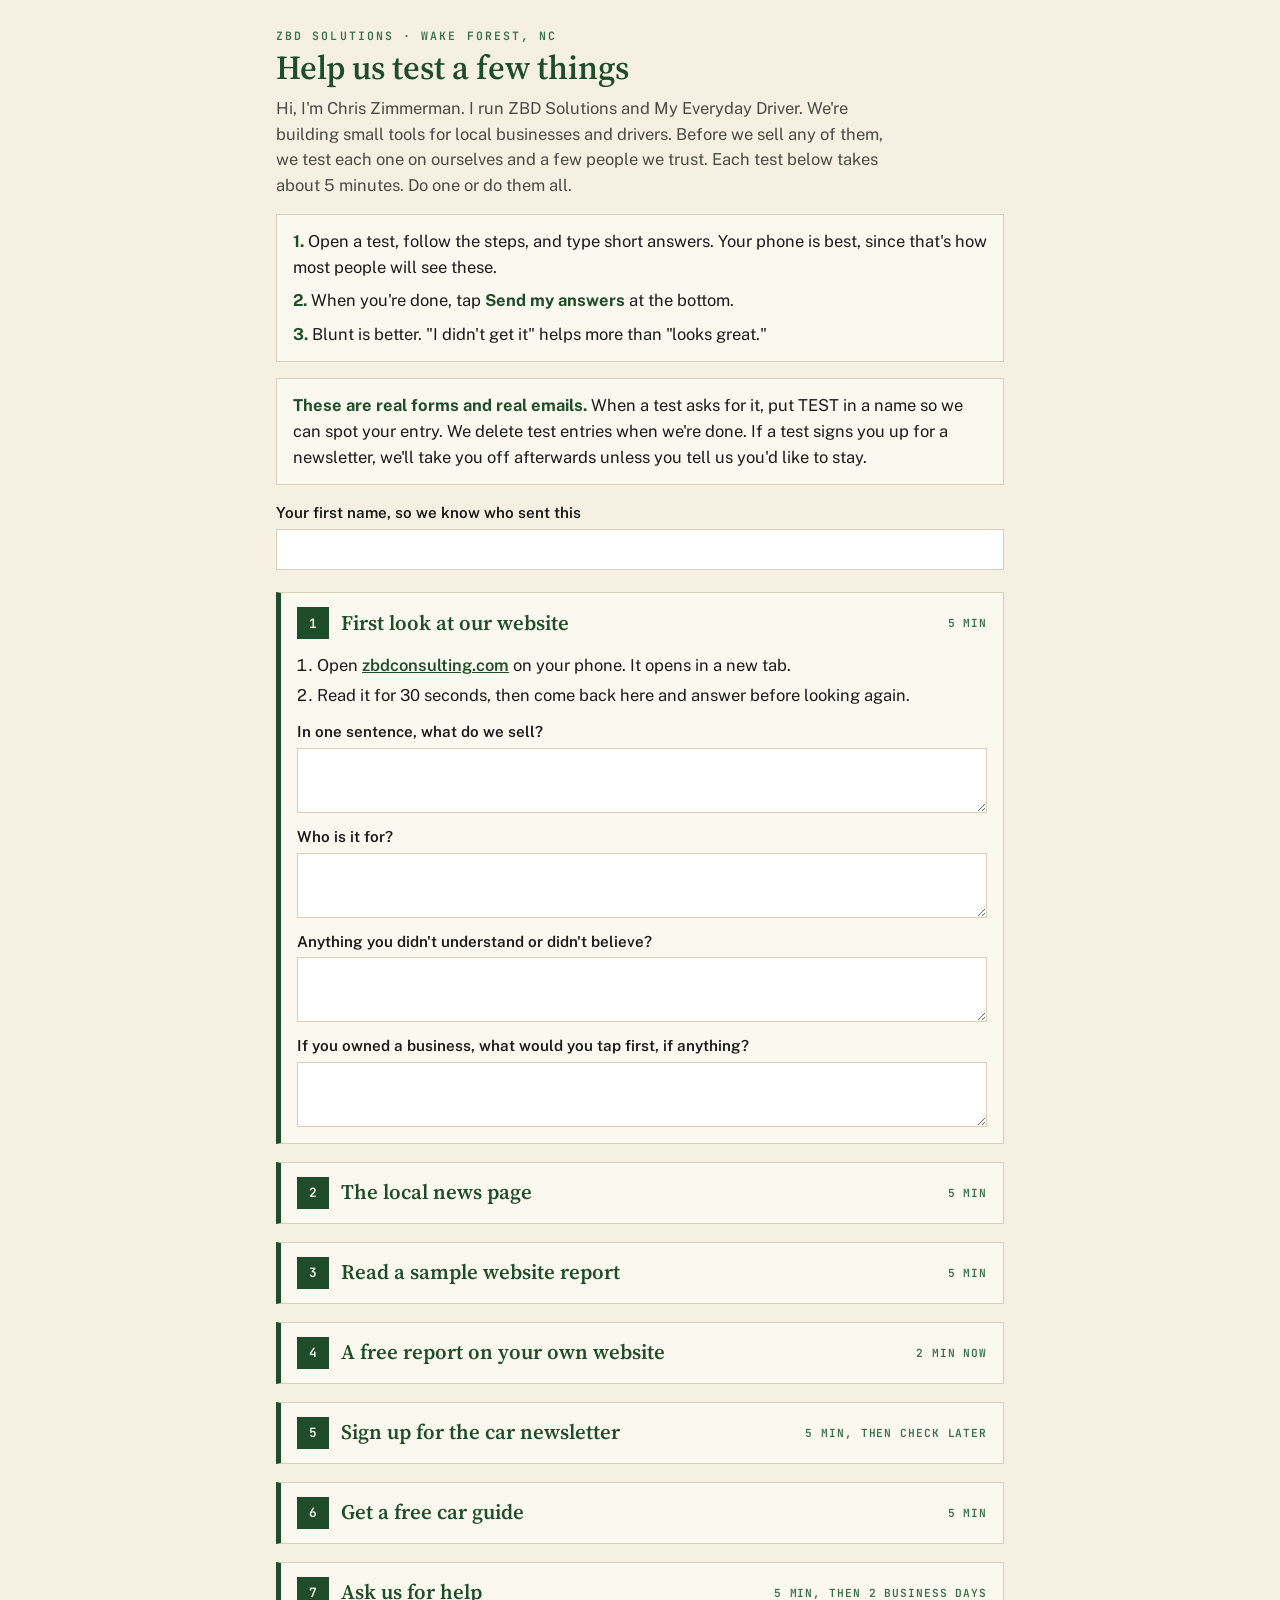
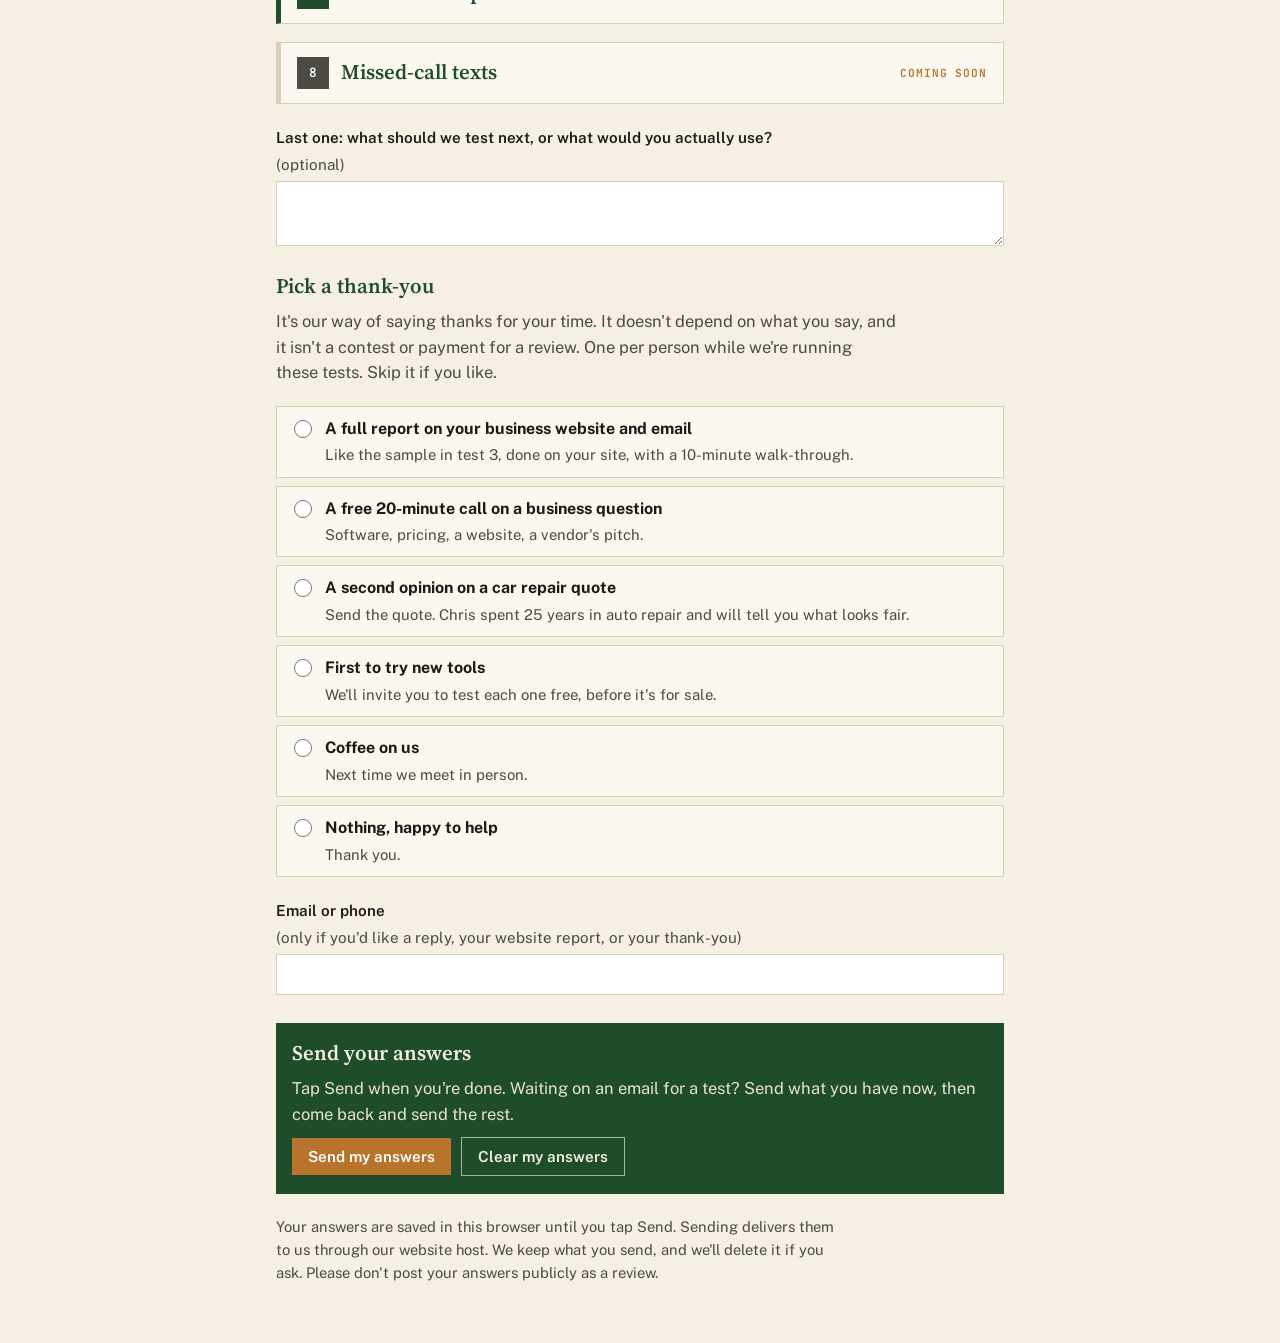
<file: testers/index.html>
<!doctype html>
<html lang="en"><head>
<meta charset="utf-8">
<meta name="viewport" content="width=device-width,initial-scale=1,viewport-fit=cover">
<meta name="robots" content="noindex,nofollow">
<title>Help Us Test</title>
<link rel="preconnect" href="https://fonts.googleapis.com">
<link rel="stylesheet" href="https://fonts.googleapis.com/css2?family=Source+Serif+4:wght@600&family=Public+Sans:wght@400;600&family=JetBrains+Mono:wght@600&display=swap">
<style>
/* Workshop bench card: a short stack of numbered test cards, each with steps and a few questions */
:root{
 --forest:#1F4D2B; --depth:#3A6F4C; --cream:#F5F0E1; --paper:#FBF8EF; --ink:#1A1A1A; --soft:#4B4A44; --line:#D8CFB8; --amber:#B8742C;
 --display:"Source Serif 4",Georgia,serif; --body:"Public Sans",Arial,sans-serif; --mono:"JetBrains Mono",Consolas,monospace;
}
*{box-sizing:border-box}
body{margin:0;background:var(--cream);color:var(--ink);font:16.5px/1.55 var(--body)}
.wrap{max-width:760px;margin:0 auto;padding-block:28px 48px;
 padding-left:max(16px,env(safe-area-inset-left,0px));padding-right:max(16px,env(safe-area-inset-right,0px))}
.eyebrow{font:600 .72rem var(--mono);letter-spacing:.18em;text-transform:uppercase;color:var(--depth)}
h1{font:600 2.1rem/1.1 var(--display);color:var(--forest);margin:6px 0 10px;text-wrap:balance}
h2{font:600 1.3rem/1.2 var(--display);color:var(--forest);margin:0;text-wrap:balance}
p{margin:0 0 10px}
.intro{max-width:62ch;color:var(--soft)}
.box{display:grid;gap:8px;margin:16px 0;padding:14px 16px;background:var(--paper);border:1px solid var(--line)}
.box b{color:var(--forest)}
.tests{display:grid;gap:18px;margin-top:22px}
details{background:var(--paper);border:1px solid var(--line);border-left:5px solid var(--forest)}
details.soon{border-left-color:var(--line)}
summary{list-style:none;cursor:pointer;padding:14px 16px;display:grid;grid-template-columns:auto 1fr auto;gap:12px;align-items:center}
summary::-webkit-details-marker{display:none}
summary:focus-visible{outline:3px solid var(--amber);outline-offset:2px}
.num{font:600 .8rem var(--mono);color:var(--paper);background:var(--forest);width:32px;height:32px;display:grid;place-items:center}
.soon .num{background:var(--soft)}
.meta{font:600 .7rem var(--mono);letter-spacing:.08em;text-transform:uppercase;color:var(--depth);white-space:nowrap}
.soon .meta{color:var(--amber)}
.body{padding:0 16px 16px;display:grid;gap:12px;min-width:0}
ol.steps{margin:0;padding-left:20px;display:grid;gap:4px}
a{color:var(--forest);font-weight:600}
label{display:grid;gap:4px;font-weight:600;font-size:.95rem}
.opt{font-weight:400;color:var(--soft)}
textarea,input[type=text],input:not([type]){font:inherit;font-weight:400;padding:8px 10px;border:1px solid var(--line);background:#fff;color:var(--ink);width:100%}
textarea{min-height:64px;resize:vertical}
textarea:focus,input:focus{outline:2px solid var(--forest);outline-offset:0}
.reward{margin-top:28px;display:grid;gap:10px}
.picks{display:grid;gap:8px}
.pick{display:grid;grid-template-columns:auto 1fr;gap:10px;align-items:start;padding:10px 12px;background:var(--paper);border:1px solid var(--line);font-weight:400;cursor:pointer}
.pick:has(input:checked){border-color:var(--forest);box-shadow:inset 4px 0 0 var(--forest)}
.pick input{width:18px;height:18px;margin-top:3px;accent-color:var(--forest)}
.pick span{display:grid;gap:2px;min-width:0;color:var(--soft);font-size:.93rem}
.pick b{color:var(--ink);font-size:1rem}
.send{margin-top:28px;padding:18px 16px;background:var(--forest);color:var(--cream);display:grid;gap:10px}
.send h2{color:var(--cream)}
.send p{color:#E9E2CC;margin:0}
.send a{color:var(--cream)}
.row{display:flex;flex-wrap:wrap;gap:10px;align-items:center}
button{font:600 .95rem var(--body);padding:10px 16px;border:0;background:var(--amber);color:#fff;cursor:pointer}
button.quiet{background:transparent;color:var(--cream);border:1px solid #9FB7A6}
button:focus-visible{outline:3px solid var(--cream);outline-offset:2px}
#copied{font:600 .85rem var(--mono)}
#out{width:100%;min-height:120px;display:none}
.small{margin-top:22px;color:var(--soft);font-size:.92rem;max-width:62ch}
@media (max-width:480px){h1{font-size:1.7rem}summary{grid-template-columns:auto 1fr}.meta{grid-column:2}}
</style></head>
<body><div class="wrap">

<div class="eyebrow">ZBD Solutions · Wake Forest, NC</div>
<h1>Help us test a few things</h1>
<p class="intro">Hi, I'm Chris Zimmerman. I run ZBD Solutions and My Everyday Driver. We're building small tools for local businesses and drivers. Before we sell any of them, we test each one on ourselves and a few people we trust. Each test below takes about 5 minutes. Do one or do them all.</p>

<div class="box">
 <div><b>1.</b> Open a test, follow the steps, and type short answers. Your phone is best, since that's how most people will see these.</div>
 <div><b>2.</b> When you're done, tap <b>Send my answers</b> at the bottom.</div>
 <div><b>3.</b> Blunt is better. "I didn't get it" helps more than "looks great."</div>
</div>

<div class="box">
 <div><b>These are real forms and real emails.</b> When a test asks for it, put TEST in a name so we can spot your entry. We delete test entries when we're done. If a test signs you up for a newsletter, we'll take you off afterwards unless you tell us you'd like to stay.</div>
</div>

<form name="tester-answers" method="POST" action="/testers/thanks.html" data-netlify="true" netlify-honeypot="bot-field" id="tf">
<input type="hidden" name="form-name" value="tester-answers">
<p hidden><label>Leave this empty <input name="bot-field"></label></p>
<label for="who">Your first name, so we know who sent this<input id="who" type="text" name="name" data-q="Name" autocomplete="given-name"></label>

<div class="tests">

<details open>
 <summary><span class="num">1</span><h2>First look at our website</h2><span class="meta">5 min</span></summary>
 <div class="body">
  <ol class="steps">
   <li>Open <a href="https://zbdconsulting.com" target="_blank" rel="noopener">zbdconsulting.com</a> on your phone. It opens in a new tab.</li>
   <li>Read it for 30 seconds, then come back here and answer before looking again.</li>
  </ol>
  <label for="t1a">In one sentence, what do we sell?<textarea id="t1a" name="1-what-do-we-sell" data-q="1. What do we sell?"></textarea></label>
  <label for="t1b">Who is it for?<textarea id="t1b" name="1-who-is-it-for" data-q="1. Who is it for?"></textarea></label>
  <label for="t1c">Anything you didn't understand or didn't believe?<textarea id="t1c" name="1-confusing-or-hard-to-believe" data-q="1. Confusing or hard to believe"></textarea></label>
  <label for="t1d">If you owned a business, what would you tap first, if anything?<textarea id="t1d" name="1-what-would-you-tap-first" data-q="1. What would you tap first"></textarea></label>
 </div>
</details>

<details>
 <summary><span class="num">2</span><h2>The local news page</h2><span class="meta">5 min</span></summary>
 <div class="body">
  <ol class="steps">
   <li>Open <a href="https://news.zbdconsulting.com" target="_blank" rel="noopener">news.zbdconsulting.com</a>. It's a daily list of Wake County and NC news, picked automatically.</li>
   <li>Scroll the whole page once, then come back here.</li>
  </ol>
  <label for="t2a">Which story, if any, was useful to you?<textarea id="t2a" name="2-most-useful-story" data-q="2. Most useful story"></textarea></label>
  <label for="t2b">Would you check this once a week? Why or why not?<textarea id="t2b" name="2-weekly-reader" data-q="2. Weekly reader?"></textarea></label>
  <label for="t2c">Anything that looked wrong, out of place, or missing?<textarea id="t2c" name="2-wrong-or-missing" data-q="2. Wrong or missing"></textarea></label>
 </div>
</details>

<details>
 <summary><span class="num">3</span><h2>Read a sample website report</h2><span class="meta">5 min</span></summary>
 <div class="body">
  <ol class="steps">
   <li>Tap <a href="/testers/sample-report.html" target="_blank" rel="noopener">this sample report</a>. It opens in a new tab. It's the free report we made for our own website: it checks whether the site loads, works on a phone, and whether its email is set up so messages don't land in spam.</li>
   <li>Pretend it's about your business and read it top to bottom, then come back here.</li>
  </ol>
  <label for="t3a">What's the first thing you'd fix, based on the report?<textarea id="t3a" name="3-first-thing-you-d-fix" data-q="3. First thing you'd fix"></textarea></label>
  <label for="t3b">Any word or line you didn't understand?<textarea id="t3b" name="3-words-not-understood" data-q="3. Words not understood"></textarea></label>
  <label for="t3c">Would you do what it says yourself, or want someone to walk you through it?<textarea id="t3c" name="3-do-it-or-need-help" data-q="3. Do it or need help"></textarea></label>
 </div>
</details>

<details>
 <summary><span class="num">4</span><h2>A free report on your own website</h2><span class="meta">2 min now</span></summary>
 <div class="body">
  <p>Only for a site you own or help run. We look at the public pages only, the same way as the sample, and email you the report within about a week. Put your email in the contact box at the bottom so we know where to send it.</p>
  <label for="t4a">Website address<input id="t4a" type="text" name="4-website-to-check" data-q="4. Website to check" placeholder="example.com" inputmode="url" autocomplete="off"></label>
  <label for="t4b">What does the business do? (one line)<input id="t4b" type="text" name="4-what-the-business-does" data-q="4. What the business does" autocomplete="off"></label>
  <label for="t4c">Later, after you read your report: was it useful? What would you change? <span class="opt">(send this part when you get to it)</span><textarea id="t4c" name="4-was-the-report-useful" data-q="4. Was the report useful"></textarea></label>
 </div>
</details>

<details>
 <summary><span class="num">5</span><h2>Sign up for the car newsletter</h2><span class="meta">5 min, then check later</span></summary>
 <div class="body">
  <p>We want to make sure a signup really reaches you. Use an email address you check every day.</p>
  <ol class="steps">
   <li>Open <a href="https://myeverydaydriver.com" target="_blank" rel="noopener">myeverydaydriver.com</a> and sign up for the free newsletter on the home page.</li>
   <li>Watch your inbox, including the spam and promotions folders, for the free 10-Minute Car Check.</li>
   <li>When the first email arrives, scroll to the bottom and tap Unsubscribe. This is part of the test. If you'd like the emails, sign up again afterward.</li>
  </ol>
  <label for="t5a">How long until the first email arrived? Which folder was it in?<textarea id="t5a" name="5-newsletter-time-and-folder" data-q="5. Newsletter: time and folder"></textarea></label>
  <label for="t5b">Did the free Car Check come with it and open on your phone?<textarea id="t5b" name="5-newsletter-car-check-opened" data-q="5. Newsletter: Car Check opened?"></textarea></label>
  <label for="t5c">Did the unsubscribe page open, and did the emails stop?<textarea id="t5c" name="5-newsletter-unsubscribe-worked" data-q="5. Newsletter: unsubscribe worked?"></textarea></label>
 </div>
</details>

<details>
 <summary><span class="num">6</span><h2>Get a free car guide</h2><span class="meta">5 min</span></summary>
 <div class="body">
  <ol class="steps">
   <li>Open <a href="https://myeverydaydriver.com/mechanic-red-flags" target="_blank" rel="noopener">the mechanic red flags guide</a> and fill in the form. Put TEST after your first name.</li>
   <li>Note what happens on the page after you submit, then watch your email for anything that follows.</li>
  </ol>
  <label for="t6a">What did the page show after you submitted?<textarea id="t6a" name="6-guide-what-the-page-showed" data-q="6. Guide: what the page showed"></textarea></label>
  <label for="t6b">Did you get the guide? On the page, by email, or not at all? How long did it take?<textarea id="t6b" name="6-guide-how-it-arrived" data-q="6. Guide: how it arrived"></textarea></label>
 </div>
</details>

<details>
 <summary><span class="num">7</span><h2>Ask us for help</h2><span class="meta">5 min, then 2 business days</span></summary>
 <div class="body">
  <p>This is the form a business owner would use to ask us for help. Start the business name with TEST so we know it's you.</p>
  <ol class="steps">
   <li>Open <a href="https://zbdconsulting.com/help" target="_blank" rel="noopener">zbdconsulting.com/help</a>. Make up the business details, but use your real email so the reply can reach you.</li>
   <li>Note what the page says after you send it.</li>
   <li>The page promises a reply within 2 business days. Tell us if and when one arrives.</li>
  </ol>
  <label for="t7a">Was anything in the form confusing or too nosy?<textarea id="t7a" name="7-help-form-confusing-or-nosy" data-q="7. Help form: confusing or nosy"></textarea></label>
  <label for="t7b">What did the page say after you sent it?<textarea id="t7b" name="7-help-form-thank-you-page" data-q="7. Help form: thank-you page"></textarea></label>
  <label for="t7c">Did a reply arrive? When, and in which folder? <span class="opt">(send this part when you get to it)</span><textarea id="t7c" name="7-help-form-reply-arrived" data-q="7. Help form: reply arrived?"></textarea></label>
 </div>
</details>

<details class="soon">
 <summary><span class="num">8</span><h2>Missed-call texts</h2><span class="meta">Coming soon</span></summary>
 <div class="body">
  <p>When a business misses your call, you get a text back so you're not left wondering. We're setting it up on a test line of our own. We'll send you the number and the steps when it's ready.</p>
 </div>
</details>

</div>

<label for="next" style="margin-top:22px">Last one: what should we test next, or what would you actually use? <span class="opt">(optional)</span><textarea id="next" name="what-to-test-next-would-use" data-q="What to test next / would use"></textarea></label>

<section class="reward" aria-labelledby="rewardh">
 <h2 id="rewardh">Pick a thank-you</h2>
 <p class="intro">It's our way of saying thanks for your time. It doesn't depend on what you say, and it isn't a contest or payment for a review. One per person while we're running these tests. Skip it if you like.</p>
 <div class="picks" role="radiogroup" aria-labelledby="rewardh">
  <label class="pick"><input type="radio" name="thank-you-pick" value="Full report on my business website and email, with a walk-through" data-reward>
   <span><b>A full report on your business website and email</b>Like the sample in test 3, done on your site, with a 10-minute walk-through.</span></label>
  <label class="pick"><input type="radio" name="thank-you-pick" value="Free 20-minute call on a business question" data-reward>
   <span><b>A free 20-minute call on a business question</b>Software, pricing, a website, a vendor's pitch.</span></label>
  <label class="pick"><input type="radio" name="thank-you-pick" value="Second opinion on a car repair quote" data-reward>
   <span><b>A second opinion on a car repair quote</b>Send the quote. Chris spent 25 years in auto repair and will tell you what looks fair.</span></label>
  <label class="pick"><input type="radio" name="thank-you-pick" value="First to try new tools" data-reward>
   <span><b>First to try new tools</b>We'll invite you to test each one free, before it's for sale.</span></label>
  <label class="pick"><input type="radio" name="thank-you-pick" value="Coffee on us" data-reward>
   <span><b>Coffee on us</b>Next time we meet in person.</span></label>
  <label class="pick"><input type="radio" name="thank-you-pick" value="Nothing, happy to help" data-reward>
   <span><b>Nothing, happy to help</b>Thank you.</span></label>
 </div>
</section>

<label for="contact" style="margin-top:22px">Email or phone <span class="opt">(only if you'd like a reply, your website report, or your thank-you)</span><input id="contact" type="text" name="contact" data-q="Contact" autocomplete="email"></label>

<section class="send" aria-labelledby="sendh">
 <h2 id="sendh">Send your answers</h2>
 <p>Tap Send when you're done. Waiting on an email for a test? Send what you have now, then come back and send the rest.</p>
 <div class="row">
  <button type="submit">Send my answers</button>
  <button id="clear" type="button" class="quiet">Clear my answers</button>
  <span id="copied" aria-live="polite"></span>
 </div>
</section>
</form>

<p class="small">Your answers are saved in this browser until you tap Send. Sending delivers them to us through our website host. We keep what you send, and we'll delete it if you ask. Please don't post your answers publicly as a review.</p>

</div>
<script>
const fields=[...document.querySelectorAll("[data-q]")];
const radios=[...document.querySelectorAll("[data-reward]")];
const KEY="zbds-testers-v1";
const msg=document.getElementById("copied");
function load(){try{const s=JSON.parse(localStorage.getItem(KEY)||"{}");
 fields.forEach(f=>{if(s[f.id])f.value=s[f.id]});radios.forEach(r=>{r.checked=r.value===s.reward})}catch(e){}}
function save(){try{const s=Object.fromEntries(fields.map(f=>[f.id,f.value]));
 const p=radios.find(r=>r.checked);if(p)s.reward=p.value;localStorage.setItem(KEY,JSON.stringify(s))}catch(e){}}
load();
let t;document.addEventListener("input",()=>{clearTimeout(t);t=setTimeout(save,400)});
document.addEventListener("change",e=>{if(e.target.matches("[data-reward]"))save()});
document.getElementById("tf").addEventListener("submit",e=>{
 const any=fields.some(f=>f.id!=="who"&&f.id!=="contact"&&f.value.trim())||radios.some(r=>r.checked);
 if(!any){e.preventDefault();msg.textContent="Answer a question or pick a thank-you first.";return}
 try{localStorage.removeItem(KEY)}catch(err){}
});
document.getElementById("clear").addEventListener("click",()=>{
 fields.forEach(f=>f.value="");radios.forEach(r=>r.checked=false);
 try{localStorage.removeItem(KEY)}catch(e){}
 msg.textContent="Cleared.";
});
</script>
</body></html>
</file>
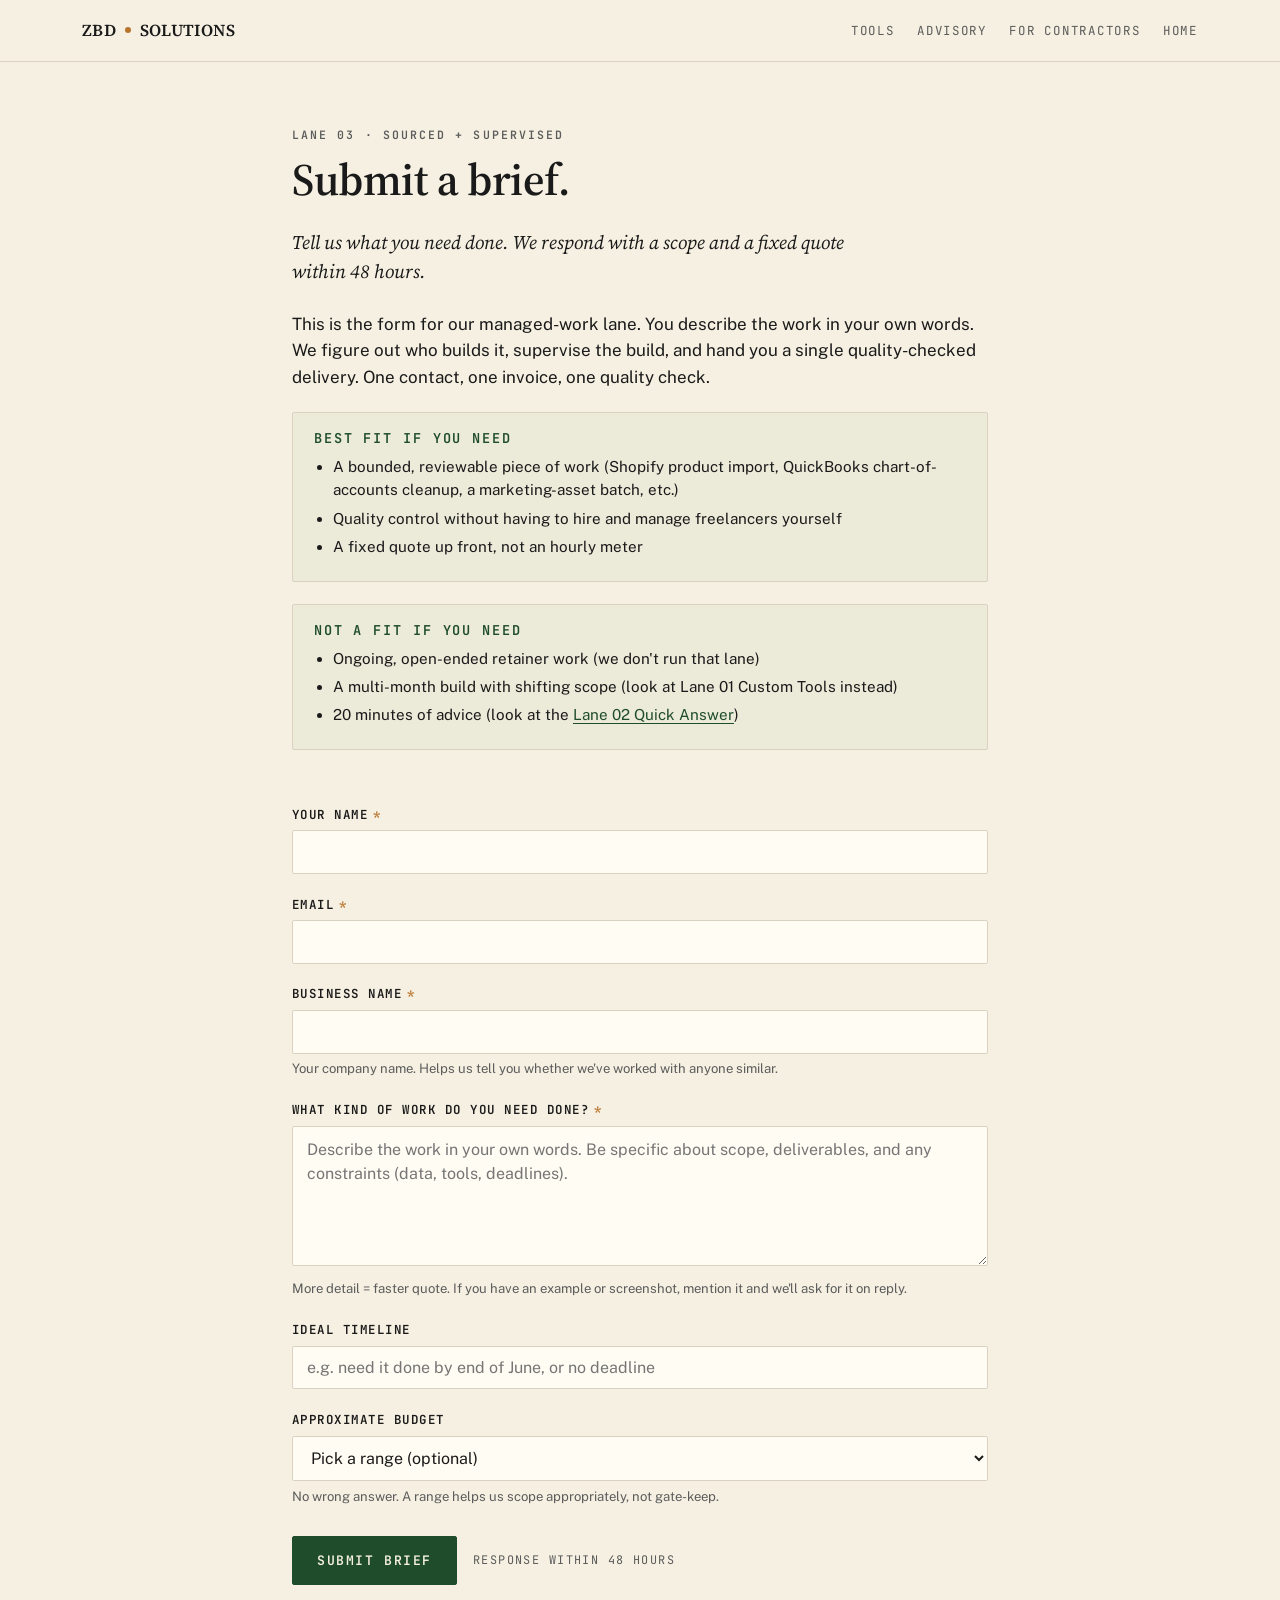
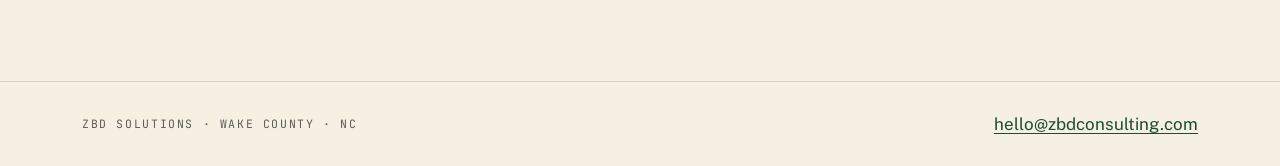
<file: brief.html>
<!DOCTYPE html>
<html lang="en">
<head>
  <meta charset="UTF-8">
  <meta name="viewport" content="width=device-width, initial-scale=1.0">
  <title>Submit a brief · ZBD Solutions</title>
  <meta name="description" content="Tell us what you need built or coordinated. We respond with a scope and quote within 48 hours.">

  <!-- OG / social -->
  <meta property="og:title" content="Submit a brief · ZBD Solutions">
  <meta property="og:description" content="Tell us what you need built or coordinated. We respond with a scope and quote within 48 hours.">
  <meta property="og:image" content="https://zbdconsulting.com/img/og.png">
  <meta property="og:url" content="https://zbdconsulting.com/brief.html">
  <meta property="og:type" content="website">
  <meta name="twitter:card" content="summary_large_image">

  <!-- Fonts -->
  <link rel="preconnect" href="https://fonts.googleapis.com">
  <link rel="preconnect" href="https://fonts.gstatic.com" crossorigin>
  <link href="https://fonts.googleapis.com/css2?family=Source+Serif+4:ital,wght@0,400;0,600;0,700;1,400;1,600&family=Public+Sans:wght@400;500;600&family=JetBrains+Mono:wght@500;600&display=swap" rel="stylesheet">

  <style>
    :root {
      --forest:        #1F4D2B;
      --forest-depth:  #3A6F4C;
      --cream:         #F5F0E1;
      --charcoal:      #1A1A1A;
      --amber:         #B8742C;
      --cream-border:  #D9D2C0;
      --muted:         #5C5C5C;

      --font-display: 'Source Serif 4', Georgia, serif;
      --font-body:    'Public Sans', system-ui, -apple-system, sans-serif;
      --font-mono:    'JetBrains Mono', ui-monospace, monospace;

      --maxw: 760px;
      --gutter: clamp(1.25rem, 4vw, 2rem);
    }
    *, *::before, *::after { box-sizing: border-box; }
    html { scroll-behavior: smooth; }
    body {
      margin: 0;
      background: var(--cream);
      color: var(--charcoal);
      font-family: var(--font-body);
      font-size: 17px;
      line-height: 1.55;
      -webkit-font-smoothing: antialiased;
      -moz-osx-font-smoothing: grayscale;
    }
    .container { max-width: var(--maxw); margin-inline: auto; padding-inline: var(--gutter); }

    h1, h2, h3 {
      font-family: var(--font-display);
      font-weight: 600;
      color: var(--charcoal);
      letter-spacing: -0.01em;
      line-height: 1.15;
      margin: 0 0 0.5em;
    }
    h1 { font-size: clamp(2rem, 4.4vw, 2.8rem); }
    h2 { font-size: clamp(1.3rem, 2.4vw, 1.6rem); }
    p { margin: 0 0 1em; }
    .eyebrow {
      font-family: var(--font-mono);
      font-weight: 600;
      font-size: 0.72rem;
      letter-spacing: 0.18em;
      text-transform: uppercase;
      color: var(--muted);
      margin-bottom: 0.6rem;
    }
    .lede {
      font-family: var(--font-display);
      font-style: italic;
      font-size: clamp(1.05rem, 1.8vw, 1.2rem);
      color: var(--charcoal);
      max-width: 56ch;
      margin-bottom: 1.5rem;
    }
    a { color: var(--forest); text-decoration: underline; text-underline-offset: 3px; }
    a:hover { color: var(--forest-depth); }

    /* Header */
    .site-header {
      border-bottom: 1px solid var(--cream-border);
      padding: 1.1rem 0;
    }
    .site-header .container {
      max-width: 1180px;
      display: flex;
      align-items: center;
      justify-content: space-between;
    }
    .wordmark {
      font-family: var(--font-display);
      font-weight: 600;
      font-size: 1.05rem;
      letter-spacing: 0.02em;
      text-decoration: none;
      color: var(--charcoal);
    }
    .wordmark .dot {
      display: inline-block;
      width: 6px; height: 6px;
      border-radius: 50%;
      background: var(--amber);
      margin: 0 0.55rem 0.16rem;
      vertical-align: middle;
    }
    .nav-links { display: flex; gap: 1.4rem; }
    .nav-links a {
      font-family: var(--font-mono);
      font-size: 0.78rem;
      letter-spacing: 0.14em;
      text-transform: uppercase;
      text-decoration: none;
      color: var(--muted);
    }
    .nav-links a:hover { color: var(--forest); }

    /* Buttons */
    .btn {
      display: inline-block;
      font-family: var(--font-mono);
      font-weight: 600;
      font-size: 0.82rem;
      letter-spacing: 0.12em;
      text-transform: uppercase;
      padding: 0.95rem 1.5rem;
      border-radius: 2px;
      border: 1px solid var(--forest);
      text-decoration: none;
      cursor: pointer;
      transition: background 0.15s, color 0.15s;
    }
    .btn-primary { background: var(--forest); color: var(--cream); }
    .btn-primary:hover { background: var(--forest-depth); border-color: var(--forest-depth); color: var(--cream); }
    .btn-secondary { background: transparent; color: var(--forest); }
    .btn-secondary:hover { background: var(--forest); color: var(--cream); }

    /* Page intro */
    .intro {
      padding: clamp(2.5rem, 6vw, 4rem) 0 1rem;
    }
    .lane-tag {
      font-family: var(--font-mono);
      font-size: 0.78rem;
      letter-spacing: 0.16em;
      text-transform: uppercase;
      color: var(--amber);
      margin-bottom: 0.4rem;
    }
    .scope-box {
      background: rgba(31, 77, 43, 0.04);
      border: 1px solid var(--cream-border);
      padding: 1.1rem 1.3rem;
      border-radius: 2px;
      margin: 1.4rem 0;
    }
    .scope-box h3 {
      font-size: 0.85rem;
      font-family: var(--font-mono);
      font-weight: 600;
      letter-spacing: 0.14em;
      text-transform: uppercase;
      color: var(--forest);
      margin-bottom: 0.5rem;
    }
    .scope-box ul {
      margin: 0;
      padding-left: 1.2rem;
      font-size: 0.95rem;
      color: var(--charcoal);
    }
    .scope-box li { margin-bottom: 0.3rem; }

    /* Form */
    form.brief-form {
      padding: 1rem 0 4rem;
    }
    .field { margin-bottom: 1.3rem; }
    .field label {
      display: block;
      font-family: var(--font-mono);
      font-size: 0.78rem;
      font-weight: 600;
      letter-spacing: 0.12em;
      text-transform: uppercase;
      color: var(--charcoal);
      margin-bottom: 0.4rem;
    }
    .field .req { color: var(--amber); margin-left: 0.3rem; }
    .field input[type="text"],
    .field input[type="email"],
    .field textarea,
    .field select {
      width: 100%;
      font-family: var(--font-body);
      font-size: 1rem;
      color: var(--charcoal);
      background: #FFFCF3;
      border: 1px solid var(--cream-border);
      border-radius: 2px;
      padding: 0.7rem 0.85rem;
      transition: border-color 0.15s;
    }
    .field input:focus,
    .field textarea:focus,
    .field select:focus {
      outline: none;
      border-color: var(--forest);
    }
    .field textarea {
      min-height: 140px;
      resize: vertical;
      line-height: 1.5;
    }
    .field .hint {
      display: block;
      font-size: 0.82rem;
      color: var(--muted);
      margin-top: 0.35rem;
    }
    .honeypot { position: absolute; left: -9999px; }
    .submit-row {
      margin-top: 1.8rem;
      display: flex;
      align-items: center;
      gap: 1rem;
      flex-wrap: wrap;
    }
    .submit-row .response-note {
      font-family: var(--font-mono);
      font-size: 0.74rem;
      letter-spacing: 0.12em;
      text-transform: uppercase;
      color: var(--muted);
    }

    /* Footer */
    .site-footer {
      border-top: 1px solid var(--cream-border);
      padding: 1.8rem 0;
      margin-top: 2rem;
    }
    .site-footer .container {
      max-width: 1180px;
      display: flex;
      align-items: center;
      justify-content: space-between;
      flex-wrap: wrap;
      gap: 1rem;
    }
    .footer-meta {
      font-family: var(--font-mono);
      font-size: 0.72rem;
      letter-spacing: 0.14em;
      text-transform: uppercase;
      color: var(--muted);
    }

    @media (max-width: 600px) {
      .nav-links { display: none; }
      .site-footer .container { justify-content: center; text-align: center; }
    }
  </style>

  <!-- Plausible (uncomment when account exists; see index.html for details) -->
  <!--
  <script defer data-domain="zbdconsulting.com" src="https://plausible.io/js/script.tagged-events.js"></script>
  -->
</head>
<body>

  <!-- HEADER -->
  <header class="site-header">
    <div class="container">
      <a href="/" class="wordmark">ZBD<span class="dot"></span>SOLUTIONS</a>
      <nav class="nav-links" aria-label="Primary">
        <a href="/#tools">Tools</a>
        <a href="/#advisory">Advisory</a>
        <a href="/#contractors">For contractors</a>
        <a href="/">Home</a>
      </nav>
    </div>
  </header>

  <!-- INTRO -->
  <section class="intro">
    <div class="container">
      <div class="eyebrow">Lane 03 · Sourced + Supervised</div>
      <h1>Submit a brief.</h1>
      <p class="lede">Tell us what you need done. We respond with a scope and a fixed quote within 48 hours.</p>
      <p>This is the form for our managed-work lane. You describe the work in your own words. We figure out who builds it, supervise the build, and hand you a single quality-checked delivery. One contact, one invoice, one quality check.</p>

      <div class="scope-box">
        <h3>Best fit if you need</h3>
        <ul>
          <li>A bounded, reviewable piece of work (Shopify product import, QuickBooks chart-of-accounts cleanup, a marketing-asset batch, etc.)</li>
          <li>Quality control without having to hire and manage freelancers yourself</li>
          <li>A fixed quote up front, not an hourly meter</li>
        </ul>
      </div>

      <div class="scope-box">
        <h3>Not a fit if you need</h3>
        <ul>
          <li>Ongoing, open-ended retainer work (we don't run that lane)</li>
          <li>A multi-month build with shifting scope (look at Lane 01 Custom Tools instead)</li>
          <li>20 minutes of advice (look at the <a href="/#advisory">Lane 02 Quick Answer</a>)</li>
        </ul>
      </div>
    </div>
  </section>

  <!-- FORM -->
  <div class="container">
    <form name="zbds-brief" method="POST" action="/thanks.html" class="brief-form" data-netlify="true" netlify-honeypot="bot-field">
      <input type="hidden" name="form-name" value="zbds-brief">
      <p class="honeypot">
        <label>Do not fill this out if you are human: <input name="bot-field"></label>
      </p>

      <div class="field">
        <label for="name">Your name<span class="req">*</span></label>
        <input type="text" id="name" name="name" required autocomplete="name">
      </div>

      <div class="field">
        <label for="email">Email<span class="req">*</span></label>
        <input type="email" id="email" name="email" required autocomplete="email">
      </div>

      <div class="field">
        <label for="business">Business name<span class="req">*</span></label>
        <input type="text" id="business" name="business" required autocomplete="organization">
        <span class="hint">Your company name. Helps us tell you whether we've worked with anyone similar.</span>
      </div>

      <div class="field">
        <label for="work-needed">What kind of work do you need done?<span class="req">*</span></label>
        <textarea id="work-needed" name="work-needed" required placeholder="Describe the work in your own words. Be specific about scope, deliverables, and any constraints (data, tools, deadlines)."></textarea>
        <span class="hint">More detail = faster quote. If you have an example or screenshot, mention it and we'll ask for it on reply.</span>
      </div>

      <div class="field">
        <label for="timeline">Ideal timeline</label>
        <input type="text" id="timeline" name="timeline" placeholder="e.g. need it done by end of June, or no deadline">
      </div>

      <div class="field">
        <label for="budget-range">Approximate budget</label>
        <select id="budget-range" name="budget-range">
          <option value="">Pick a range (optional)</option>
          <option value="under-500">Under $500</option>
          <option value="500-1500">$500 – $1,500</option>
          <option value="1500-5000">$1,500 – $5,000</option>
          <option value="5000-15000">$5,000 – $15,000</option>
          <option value="over-15000">Over $15,000</option>
          <option value="unsure">Not sure yet</option>
        </select>
        <span class="hint">No wrong answer. A range helps us scope appropriately, not gate-keep.</span>
      </div>

      <div class="submit-row">
        <button type="submit" class="btn btn-primary plausible-event-name=zbds-brief-submit">Submit brief</button>
        <span class="response-note">Response within 48 hours</span>
      </div>
    </form>
  </div>

  <!-- FOOTER -->
  <footer class="site-footer">
    <div class="container">
      <div class="footer-meta">ZBD Solutions · Wake County · NC</div>
      <div>
        <a class="plausible-event-name=zbds-email-click" href="mailto:hello@zbdconsulting.com">hello@zbdconsulting.com</a>
      </div>
    </div>
  </footer>

</body>
</html>
</file>
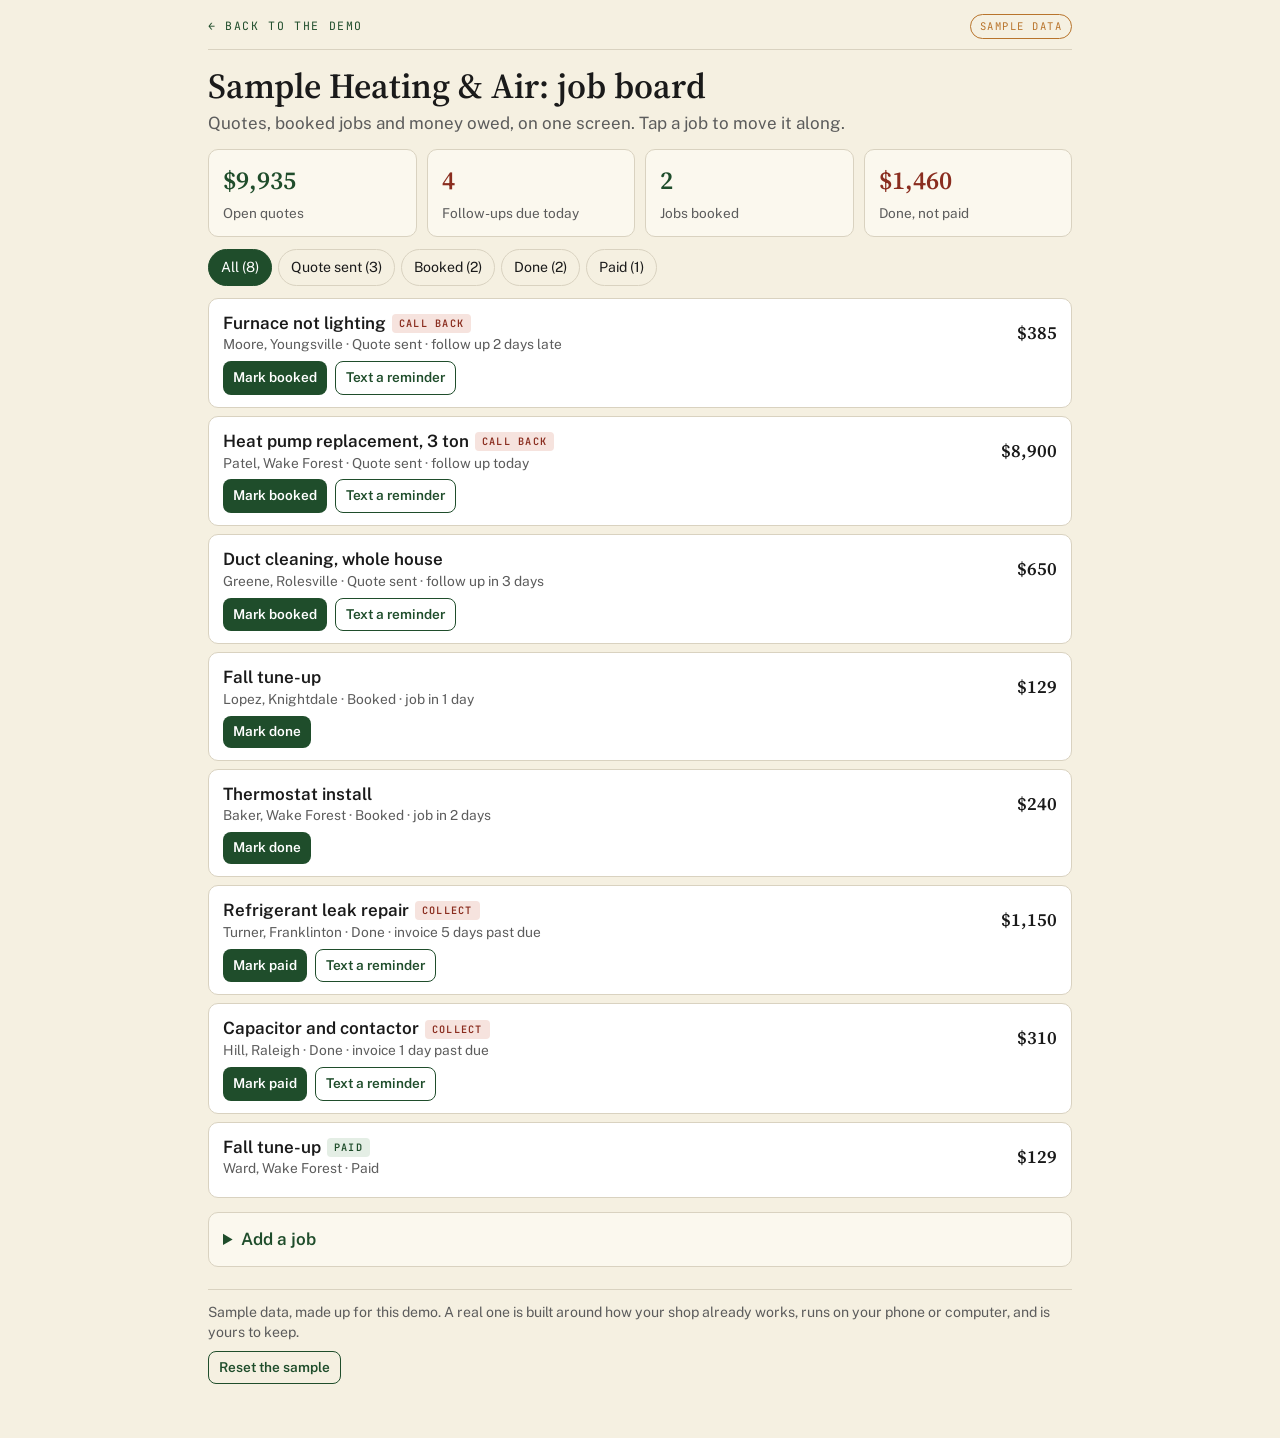
<file: demo-jobs.html>
<!DOCTYPE html>
<html lang="en">
<head>
  <meta charset="UTF-8">
  <meta name="viewport" content="width=device-width, initial-scale=1.0">
  <meta name="robots" content="noindex">
  <title>Job Board Sample · ZBD Solutions</title>
  <link href="https://fonts.googleapis.com/css2?family=Source+Serif+4:wght@600&family=Public+Sans:wght@400;600&family=JetBrains+Mono:wght@600&display=swap" rel="stylesheet">
  <link rel="stylesheet" href="/demo-tools.css">
</head>
<body>
<div class="wrap">
  <div class="top"><a href="/demo#tools">← Back to the demo</a><span class="sample">Sample data</span></div>
  <h1>Sample Heating &amp; Air: job board</h1>
  <p class="sub">Quotes, booked jobs and money owed, on one screen. Tap a job to move it along.</p>

  <div class="tiles">
    <div class="stat"><span class="n" id="sQuotes">$0</span><span class="l">Open quotes</span></div>
    <div class="stat alert"><span class="n" id="sFollow">0</span><span class="l">Follow-ups due today</span></div>
    <div class="stat"><span class="n" id="sBooked">0</span><span class="l">Jobs booked</span></div>
    <div class="stat alert"><span class="n" id="sOwed">$0</span><span class="l">Done, not paid</span></div>
  </div>

  <div class="chips" id="chips"></div>
  <div class="list" id="list"></div>

  <details class="panel noprint">
    <summary>Add a job</summary>
    <div class="row">
      <div><label for="nCust">Customer</label><input id="nCust" placeholder="e.g. Harris, Rolesville"></div>
      <div><label for="nJob">Job</label><input id="nJob" placeholder="e.g. AC not cooling"></div>
      <div><label for="nAmt">Amount ($)</label><input id="nAmt" type="number" inputmode="decimal" placeholder="450"></div>
    </div>
    <p style="margin-top:10px"><button class="btn" id="add">Add as a quote</button></p>
  </details>

  <div class="foot">
    Sample data, made up for this demo. A real one is built around how your shop already works, runs on your phone or computer, and is yours to keep.
    <p class="noprint" style="margin-top:8px"><button class="btn ghost small" id="reset">Reset the sample</button></p>
  </div>
</div>
<script>
(function () {
  var KEY = 'zbds-demo-jobs-v1';
  var STAGES = ['Quote sent', 'Booked', 'Done', 'Paid'];
  function day(n) { var d = new Date(); d.setHours(0, 0, 0, 0); d.setDate(d.getDate() + n); return d.getTime(); }
  function sample() {
    return [
      { c: 'Patel, Wake Forest', j: 'Heat pump replacement, 3 ton', a: 8900, s: 0, f: day(0) },
      { c: 'Moore, Youngsville', j: 'Furnace not lighting', a: 385, s: 0, f: day(-2) },
      { c: 'Greene, Rolesville', j: 'Duct cleaning, whole house', a: 650, s: 0, f: day(3) },
      { c: 'Lopez, Knightdale', j: 'Fall tune-up', a: 129, s: 1, f: day(1) },
      { c: 'Baker, Wake Forest', j: 'Thermostat install', a: 240, s: 1, f: day(2) },
      { c: 'Hill, Raleigh', j: 'Capacitor and contactor', a: 310, s: 2, f: day(-1) },
      { c: 'Turner, Franklinton', j: 'Refrigerant leak repair', a: 1150, s: 2, f: day(-5) },
      { c: 'Ward, Wake Forest', j: 'Fall tune-up', a: 129, s: 3, f: null }
    ];
  }
  // Fresh sample on every load: nothing typed is kept on a shared iPad, and dates never go stale.
  var jobs = sample(), filter = -1;
  function save() {}
  function money(n) { return '$' + Math.round(n).toLocaleString('en-US'); }
  function when(t) {
    if (t == null) return '';
    var d = Math.round((t - day(0)) / 864e5);
    return d === 0 ? 'today' : d < 0 ? (-d) + (d === -1 ? ' day' : ' days') + ' late' : 'in ' + d + (d === 1 ? ' day' : ' days');
  }
  function el(tag, cls, text) { var e = document.createElement(tag); if (cls) e.className = cls; if (text != null) e.textContent = text; return e; }
  function render() {
    var q = 0, f = 0, b = 0, o = 0;
    jobs.forEach(function (x) {
      if (x.s === 0) q += x.a;
      if (x.s === 1) b++;
      if (x.s === 2) o += x.a;
      if (x.s < 3 && x.f != null && x.f <= day(0)) f++;
    });
    document.getElementById('sQuotes').textContent = money(q);
    document.getElementById('sFollow').textContent = f;
    document.getElementById('sBooked').textContent = b;
    document.getElementById('sOwed').textContent = money(o);

    var chips = document.getElementById('chips'); chips.innerHTML = '';
    [['All', -1]].concat(STAGES.map(function (s, i) { return [s, i]; })).forEach(function (c) {
      var n = c[1] === -1 ? jobs.length : jobs.filter(function (x) { return x.s === c[1]; }).length;
      var b = el('button', 'chip', c[0] + ' (' + n + ')');
      b.setAttribute('aria-pressed', filter === c[1]);
      b.onclick = function () { filter = c[1]; render(); };
      chips.appendChild(b);
    });

    var list = document.getElementById('list'); list.innerHTML = '';
    jobs.map(function (x, i) { return [x, i]; })
      .filter(function (p) { return filter === -1 || p[0].s === filter; })
      .sort(function (a, b) { return a[0].s - b[0].s || (a[0].f || 9e15) - (b[0].f || 9e15); })
      .forEach(function (p) {
        var x = p[0], i = p[1];
        var it = el('div', 'item');
        var left = el('div');
        var t = el('div', 't', x.j);
        var due = x.s < 3 && x.f != null && x.f <= day(0);
        if (due) t.appendChild(el('span', 'flag', x.s === 0 ? 'Call back' : x.s === 2 ? 'Collect' : 'Today'));
        if (x.s === 3) t.appendChild(el('span', 'flag ok', 'Paid'));
        left.appendChild(t);
        var meta = x.c + ' · ' + STAGES[x.s];
        if (x.s < 3 && x.f != null) {
          var w = when(x.f);
          meta += ' · ' + (x.s === 0 ? 'follow up ' + w : x.s === 1 ? 'job ' + w : 'invoice ' + (/late/.test(w) ? w.replace('late', 'past due') : 'due ' + w));
        }
        left.appendChild(el('div', 'm', meta));
        it.appendChild(left);
        it.appendChild(el('div', 'amt', money(x.a)));
        var acts = el('div', 'acts noprint');
        if (x.s < 3) {
          var nx = el('button', 'btn small', 'Mark ' + STAGES[x.s + 1].toLowerCase());
          nx.onclick = function () { x.s++; x.f = x.s === 1 ? day(2) : x.s === 2 ? day(14) : null; save(); render(); };
          acts.appendChild(nx);
        }
        if (x.s === 0 || x.s === 2) {
          var msg = x.s === 0
            ? 'Hi, this is Sample Heating & Air following up on the quote for ' + x.j.toLowerCase() + '. Any questions, or want to get it on the schedule?'
            : 'Hi, this is Sample Heating & Air. Thanks again for having us out. A friendly reminder that the invoice for ' + x.j.toLowerCase() + ' (' + money(x.a) + ') is open.';
          var tx = el('a', 'btn ghost small', 'Text a reminder');
          tx.href = 'sms:?&body=' + encodeURIComponent(msg);
          acts.appendChild(tx);
        }
        it.appendChild(acts);
        list.appendChild(it);
      });
  }
  document.getElementById('add').onclick = function () {
    var c = document.getElementById('nCust').value.trim(), j = document.getElementById('nJob').value.trim(), a = parseFloat(document.getElementById('nAmt').value);
    if (!c || !j) return;
    jobs.push({ c: c, j: j, a: isFinite(a) ? a : 0, s: 0, f: day(2) });
    ['nCust', 'nJob', 'nAmt'].forEach(function (id) { document.getElementById(id).value = ''; });
    save(); filter = -1; render();
  };
  document.getElementById('reset').onclick = function () { jobs = sample(); save(); filter = -1; render(); };
  render();
})();
</script>
</body>
</html>
</file>
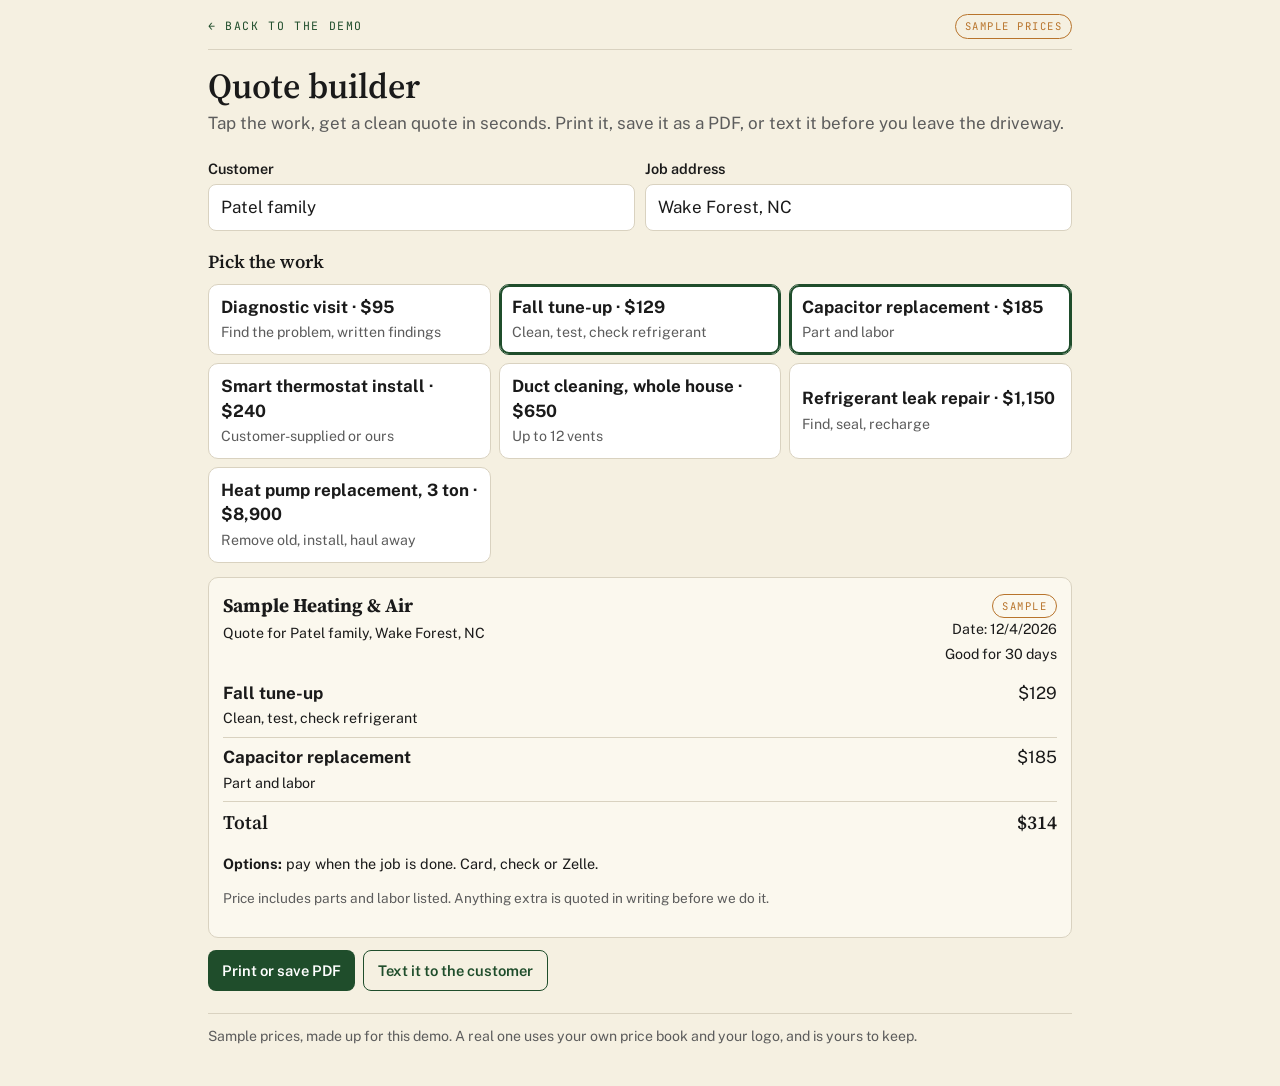
<file: demo-quote.html>
<!DOCTYPE html>
<html lang="en">
<head>
  <meta charset="UTF-8">
  <meta name="viewport" content="width=device-width, initial-scale=1.0">
  <meta name="robots" content="noindex">
  <title>Quote Builder Sample · ZBD Solutions</title>
  <link href="https://fonts.googleapis.com/css2?family=Source+Serif+4:wght@600&family=Public+Sans:wght@400;600&family=JetBrains+Mono:wght@600&display=swap" rel="stylesheet">
  <link rel="stylesheet" href="/demo-tools.css">
  <style>
    .pick { display: grid; grid-template-columns: repeat(auto-fit, minmax(230px, 1fr)); gap: 8px; }
    .pick button { text-align: left; font: inherit; background: #fff; border: 1px solid var(--line); border-radius: 10px; padding: 10px 12px; cursor: pointer; color: var(--charcoal); }
    .pick button b { display: block; } .pick button small { color: var(--muted); }
    .pick button.on { border-color: var(--forest); box-shadow: inset 0 0 0 2px var(--forest); }
    .quote table { width: 100%; border-collapse: collapse; margin-top: 8px; }
    .quote td { padding: 7px 0; border-bottom: 1px solid var(--line); vertical-align: top; }
    .quote td:last-child { text-align: right; white-space: nowrap; }
    .quote .total td { font-family: var(--display); font-weight: 600; font-size: 1.2rem; border-bottom: 0; }
    .opt { display: flex; gap: 8px; flex-wrap: wrap; margin-top: 12px; }
  </style>
</head>
<body>
<div class="wrap">
  <div class="top noprint"><a href="/demo#tools">← Back to the demo</a><span class="sample">Sample prices</span></div>
  <h1 class="noprint">Quote builder</h1>
  <p class="sub noprint">Tap the work, get a clean quote in seconds. Print it, save it as a PDF, or text it before you leave the driveway.</p>

  <div class="noprint">
    <div class="row">
      <div><label for="cust">Customer</label><input id="cust" value="Patel family"></div>
      <div><label for="addr">Job address</label><input id="addr" value="Wake Forest, NC"></div>
    </div>
    <h2>Pick the work</h2>
    <div class="pick" id="pick"></div>
  </div>

  <div class="panel quote" id="quote">
    <div style="display:flex;justify-content:space-between;gap:10px;flex-wrap:wrap">
      <div><b style="font-family:var(--display);font-size:1.2rem">Sample Heating &amp; Air</b><br><small>Quote for <span id="qCust"></span>, <span id="qAddr"></span></small></div>
      <div style="text-align:right"><span class="sample">Sample</span><br><small>Date: <span id="qDate"></span><br>Good for 30 days</small></div>
    </div>
    <table id="lines"></table>
    <p style="margin-top:10px;font-size:0.9rem"><b>Options:</b> <span id="qOpts">pick work above</span></p>
    <p style="font-size:0.85rem;color:var(--muted)">Price includes parts and labor listed. Anything extra is quoted in writing before we do it.</p>
  </div>

  <div class="opt noprint">
    <button class="btn" onclick="window.print()">Print or save PDF</button>
    <a class="btn ghost" id="text" href="#">Text it to the customer</a>
  </div>

  <div class="foot noprint">Sample prices, made up for this demo. A real one uses your own price book and your logo, and is yours to keep.</div>
</div>
<script>
(function () {
  var BOOK = [
    { n: 'Diagnostic visit', d: 'Find the problem, written findings', p: 95 },
    { n: 'Fall tune-up', d: 'Clean, test, check refrigerant', p: 129 },
    { n: 'Capacitor replacement', d: 'Part and labor', p: 185 },
    { n: 'Smart thermostat install', d: 'Customer-supplied or ours', p: 240 },
    { n: 'Duct cleaning, whole house', d: 'Up to 12 vents', p: 650 },
    { n: 'Refrigerant leak repair', d: 'Find, seal, recharge', p: 1150 },
    { n: 'Heat pump replacement, 3 ton', d: 'Remove old, install, haul away', p: 8900 }
  ];
  var on = [1, 2];
  function money(n) { return '$' + n.toLocaleString('en-US'); }
  function el(tag, text) { var e = document.createElement(tag); if (text != null) e.textContent = text; return e; }
  var pick = document.getElementById('pick');
  BOOK.forEach(function (b, i) {
    var btn = document.createElement('button');
    btn.appendChild(el('b', b.n + ' · ' + money(b.p)));
    btn.appendChild(el('small', b.d));
    btn.onclick = function () { var k = on.indexOf(i); if (k > -1) on.splice(k, 1); else on.push(i); render(); };
    pick.appendChild(btn);
  });
  function render() {
    var btns = pick.querySelectorAll('button');
    BOOK.forEach(function (b, i) { btns[i].classList.toggle('on', on.indexOf(i) > -1); });
    document.getElementById('qCust').textContent = document.getElementById('cust').value || 'customer';
    document.getElementById('qAddr').textContent = document.getElementById('addr').value || '';
    document.getElementById('qDate').textContent = new Date().toLocaleDateString('en-US');
    var t = document.getElementById('lines'); t.innerHTML = '';
    var sum = 0;
    on.slice().sort(function (a, b) { return a - b; }).forEach(function (i) {
      var b = BOOK[i]; sum += b.p;
      var tr = el('tr'); var td = el('td'); td.appendChild(el('b', b.n)); td.appendChild(el('br')); var s = el('small', b.d); td.appendChild(s);
      tr.appendChild(td); tr.appendChild(el('td', money(b.p))); t.appendChild(tr);
    });
    var tot = el('tr'); tot.className = 'total'; tot.appendChild(el('td', 'Total')); tot.appendChild(el('td', money(sum))); t.appendChild(tot);
    document.getElementById('qOpts').textContent = sum >= 1000 ? 'pay in full, or half to schedule and half when done.' : 'pay when the job is done. Card, check or Zelle.';
    var body = 'Hi ' + (document.getElementById('cust').value || '') + ', here is your quote from Sample Heating & Air: ' +
      on.map(function (i) { return BOOK[i].n + ' ' + money(BOOK[i].p); }).join(', ') + '. Total ' + money(sum) + '. Good for 30 days. Reply YES to get on the schedule.';
    document.getElementById('text').href = 'sms:?&body=' + encodeURIComponent(body);
  }
  document.getElementById('cust').oninput = render;
  document.getElementById('addr').oninput = render;
  render();
})();
</script>
</body>
</html>
</file>
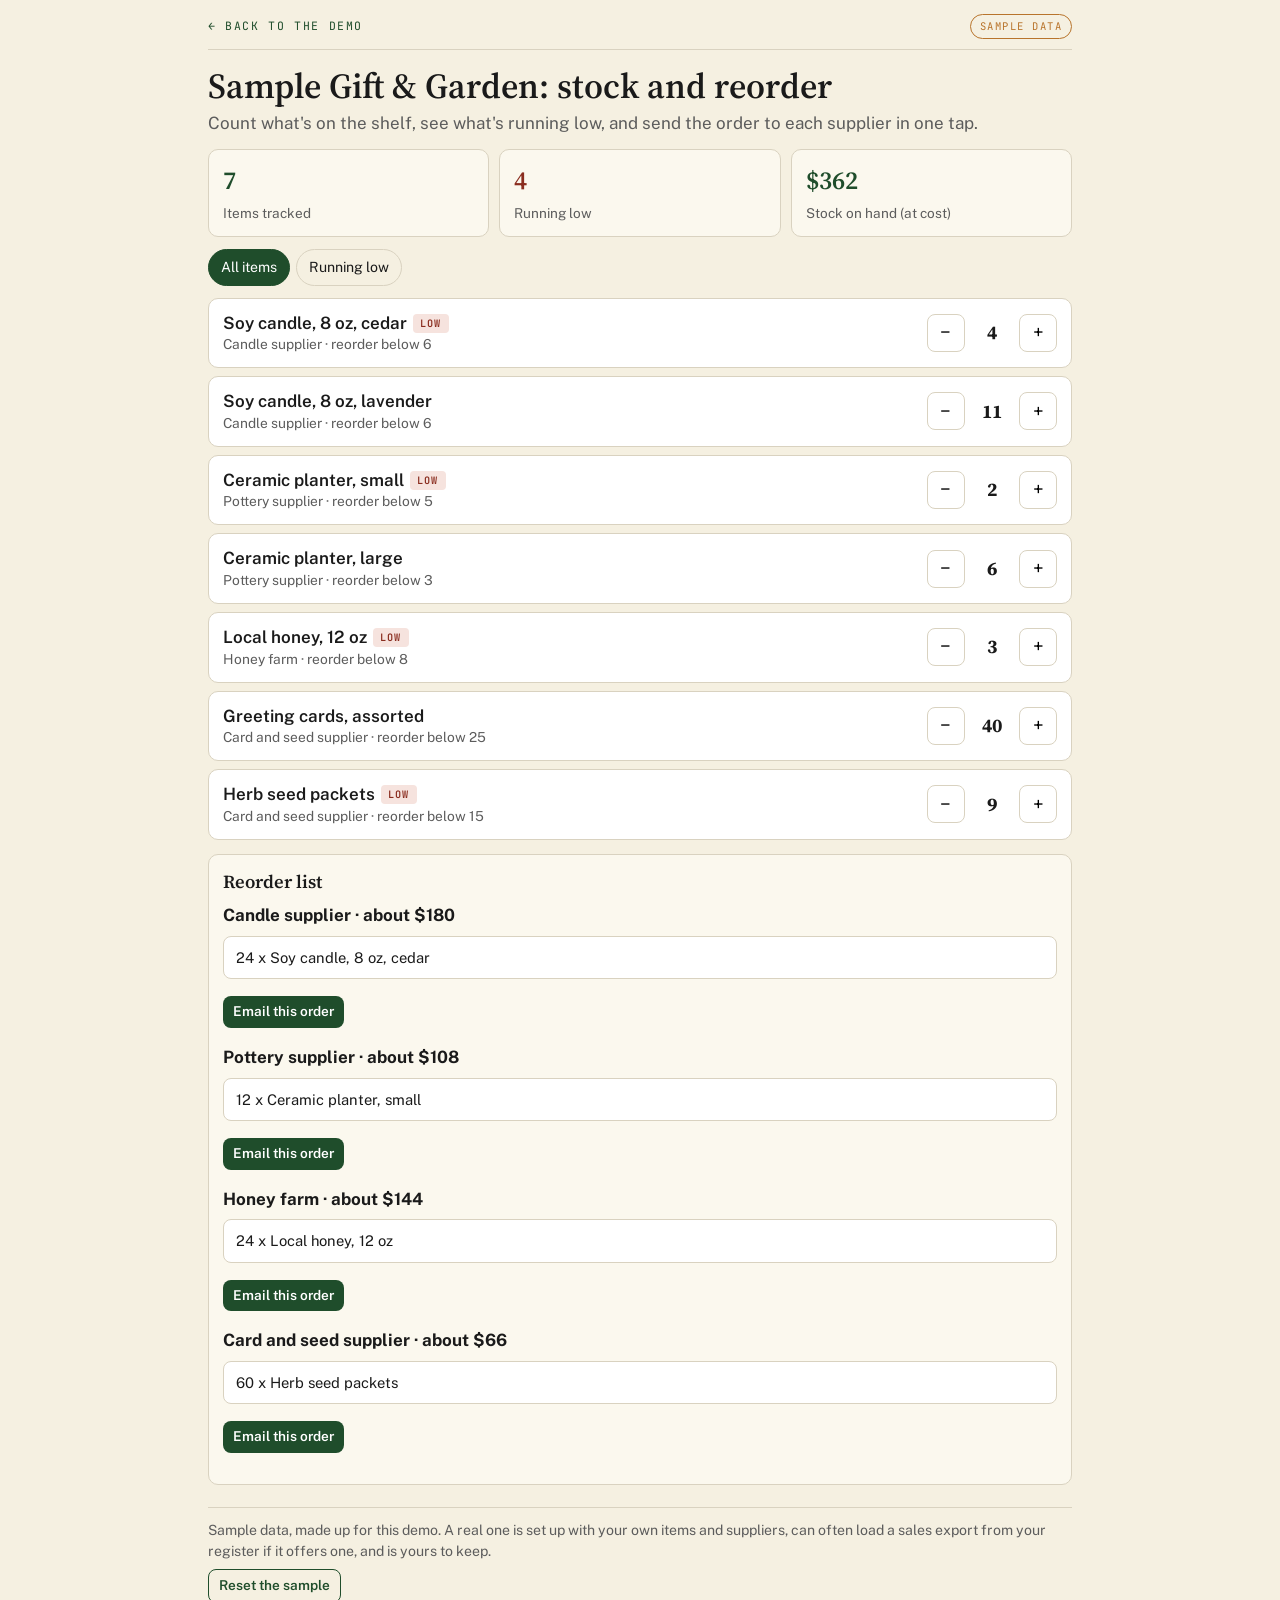
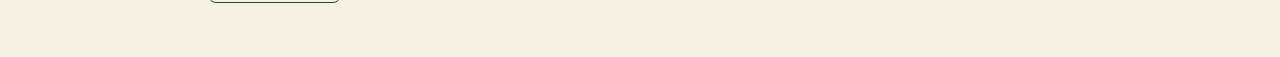
<file: demo-stock.html>
<!DOCTYPE html>
<html lang="en">
<head>
  <meta charset="UTF-8">
  <meta name="viewport" content="width=device-width, initial-scale=1.0">
  <meta name="robots" content="noindex">
  <title>Stock and Reorder Sample · ZBD Solutions</title>
  <link href="https://fonts.googleapis.com/css2?family=Source+Serif+4:wght@600&family=Public+Sans:wght@400;600&family=JetBrains+Mono:wght@600&display=swap" rel="stylesheet">
  <link rel="stylesheet" href="/demo-tools.css">
  <style>
    .qty { display: flex; align-items: center; gap: 6px; }
    .qty button { width: 38px; height: 38px; font: inherit; font-size: 1.2rem; border: 1px solid var(--line); background: #fff; border-radius: 8px; cursor: pointer; }
    .qty b { min-width: 2.2em; text-align: center; font-family: var(--display); font-size: 1.2rem; }
    pre { white-space: pre-wrap; font-family: var(--body); font-size: 0.92rem; background: #fff; border: 1px solid var(--line); border-radius: 8px; padding: 10px 12px; margin: 8px 0; }
  </style>
</head>
<body>
<div class="wrap">
  <div class="top"><a href="/demo#tools">← Back to the demo</a><span class="sample">Sample data</span></div>
  <h1>Sample Gift &amp; Garden: stock and reorder</h1>
  <p class="sub">Count what's on the shelf, see what's running low, and send the order to each supplier in one tap.</p>

  <div class="tiles">
    <div class="stat"><span class="n" id="sItems">0</span><span class="l">Items tracked</span></div>
    <div class="stat alert"><span class="n" id="sLow">0</span><span class="l">Running low</span></div>
    <div class="stat"><span class="n" id="sVal">$0</span><span class="l">Stock on hand (at cost)</span></div>
  </div>

  <div class="chips" id="chips"></div>
  <div class="list" id="list"></div>

  <div class="panel">
    <h2 style="margin-top:0">Reorder list</h2>
    <div id="orders"></div>
  </div>

  <div class="foot">
    Sample data, made up for this demo. A real one is set up with your own items and suppliers, can often load a sales export from your register if it offers one, and is yours to keep.
    <p style="margin-top:8px"><button class="btn ghost small" id="reset">Reset the sample</button></p>
  </div>
</div>
<script>
(function () {
  var KEY = 'zbds-demo-stock-v1';
  function sample() {
    return [
      { n: 'Soy candle, 8 oz, cedar', v: 'Candle supplier', q: 4, min: 6, order: 24, cost: 7.5 },
      { n: 'Soy candle, 8 oz, lavender', v: 'Candle supplier', q: 11, min: 6, order: 24, cost: 7.5 },
      { n: 'Ceramic planter, small', v: 'Pottery supplier', q: 2, min: 5, order: 12, cost: 9 },
      { n: 'Ceramic planter, large', v: 'Pottery supplier', q: 6, min: 3, order: 6, cost: 22 },
      { n: 'Local honey, 12 oz', v: 'Honey farm', q: 3, min: 8, order: 24, cost: 6 },
      { n: 'Greeting cards, assorted', v: 'Card and seed supplier', q: 40, min: 25, order: 50, cost: 1.8 },
      { n: 'Herb seed packets', v: 'Card and seed supplier', q: 9, min: 15, order: 60, cost: 1.1 }
    ];
  }
  // Fresh sample on every load: nothing typed is kept on a shared iPad.
  var items = sample(), filter = 'all';
  function save() {}
  function money(n) { return '$' + Math.round(n).toLocaleString('en-US'); }
  function el(tag, cls, text) { var e = document.createElement(tag); if (cls) e.className = cls; if (text != null) e.textContent = text; return e; }
  function low(x) { return x.q < x.min; }
  function render() {
    document.getElementById('sItems').textContent = items.length;
    document.getElementById('sLow').textContent = items.filter(low).length;
    document.getElementById('sVal').textContent = money(items.reduce(function (s, x) { return s + x.q * x.cost; }, 0));

    var chips = document.getElementById('chips'); chips.innerHTML = '';
    [['all', 'All items'], ['low', 'Running low']].forEach(function (c) {
      var b = el('button', 'chip', c[1]); b.setAttribute('aria-pressed', filter === c[0]);
      b.onclick = function () { filter = c[0]; render(); }; chips.appendChild(b);
    });

    var list = document.getElementById('list'); list.innerHTML = '';
    items.forEach(function (x) {
      if (filter === 'low' && !low(x)) return;
      var it = el('div', 'item');
      var left = el('div');
      var t = el('div', 't', x.n); if (low(x)) t.appendChild(el('span', 'flag', 'Low'));
      left.appendChild(t);
      left.appendChild(el('div', 'm', x.v + ' · reorder below ' + x.min));
      it.appendChild(left);
      var qty = el('div', 'qty');
      var minus = el('button', null, '−'); minus.setAttribute('aria-label', 'One less');
      var plus = el('button', null, '+'); plus.setAttribute('aria-label', 'One more');
      minus.onclick = function () { if (x.q > 0) { x.q--; save(); render(); } };
      plus.onclick = function () { x.q++; save(); render(); };
      qty.appendChild(minus); qty.appendChild(el('b', null, x.q)); qty.appendChild(plus);
      it.appendChild(qty);
      list.appendChild(it);
    });

    var box = document.getElementById('orders'); box.innerHTML = '';
    var by = {};
    items.filter(low).forEach(function (x) { (by[x.v] = by[x.v] || []).push(x); });
    var vendors = Object.keys(by);
    if (!vendors.length) { box.appendChild(el('p', 'm', 'Nothing is running low.')); return; }
    vendors.forEach(function (v) {
      var lines = by[v].map(function (x) { return x.order + ' x ' + x.n; });
      var total = by[v].reduce(function (s, x) { return s + x.order * x.cost; }, 0);
      box.appendChild(el('b', null, v + ' · about ' + money(total)));
      var body = 'Hi, please send the following for Sample Gift & Garden:\n\n' + lines.join('\n') + '\n\nThank you!';
      box.appendChild(el('pre', null, lines.join('\n')));
      var a = el('a', 'btn small', 'Email this order');
      a.href = 'mailto:?subject=' + encodeURIComponent('Order from Sample Gift & Garden') + '&body=' + encodeURIComponent(body);
      var p = el('p'); p.appendChild(a); box.appendChild(p);
    });
  }
  document.getElementById('reset').onclick = function () { items = sample(); save(); filter = 'all'; render(); };
  render();
})();
</script>
</body>
</html>
</file>
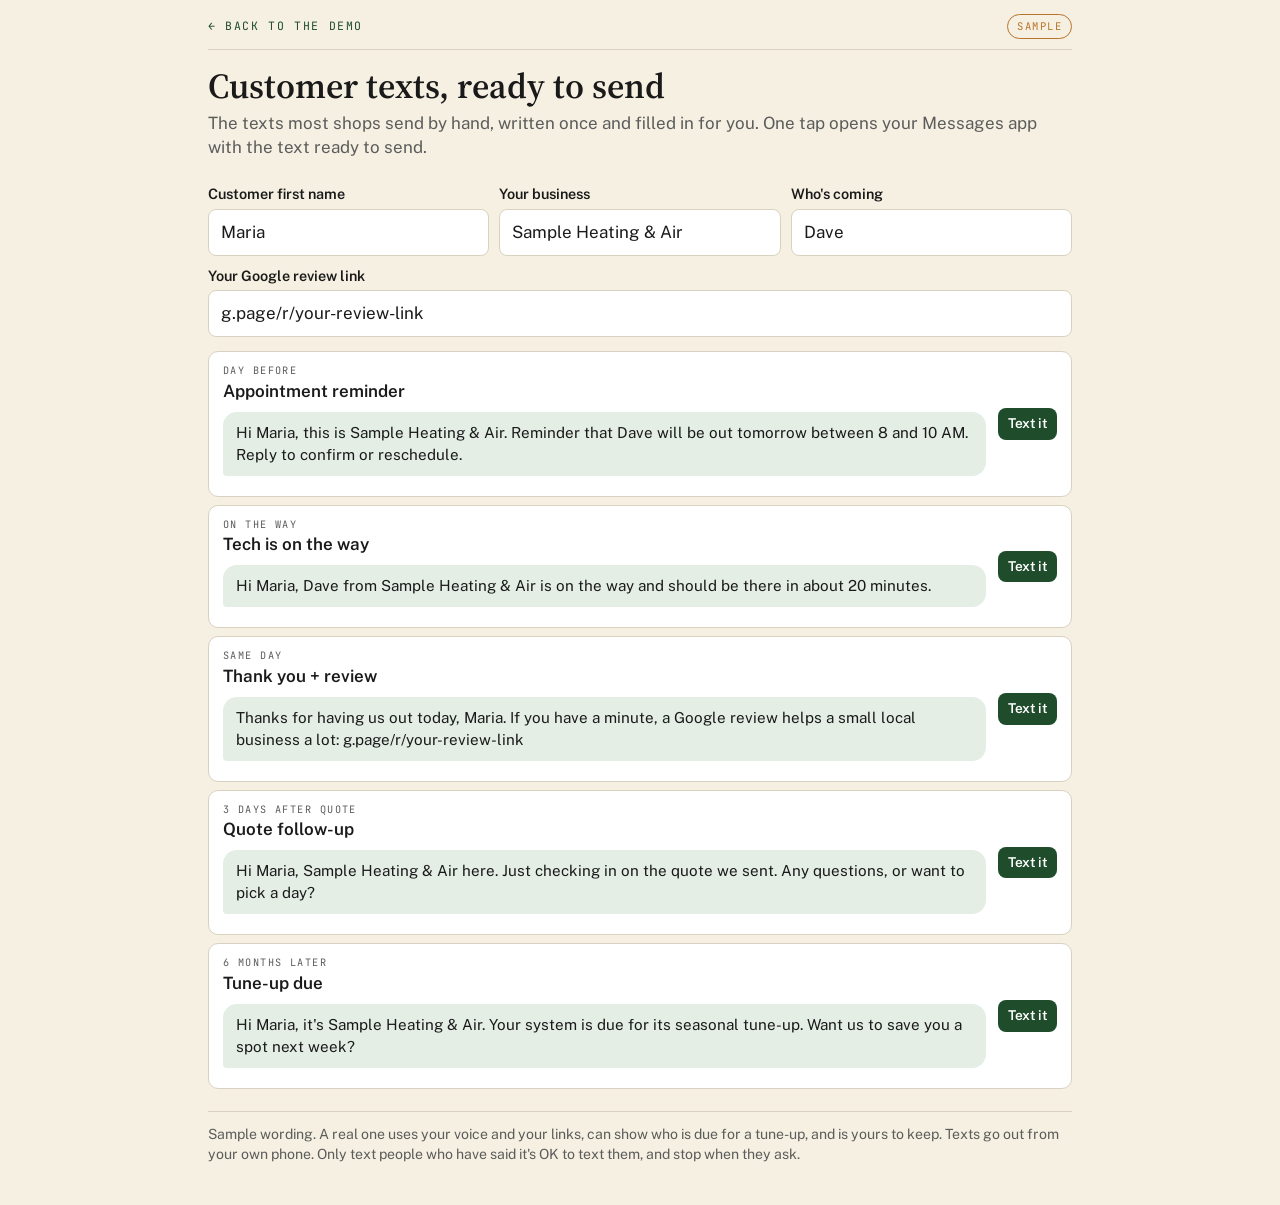
<file: demo-texts.html>
<!DOCTYPE html>
<html lang="en">
<head>
  <meta charset="UTF-8">
  <meta name="viewport" content="width=device-width, initial-scale=1.0">
  <meta name="robots" content="noindex">
  <title>Customer Texts Sample · ZBD Solutions</title>
  <link href="https://fonts.googleapis.com/css2?family=Source+Serif+4:wght@600&family=Public+Sans:wght@400;600&family=JetBrains+Mono:wght@600&display=swap" rel="stylesheet">
  <link rel="stylesheet" href="/demo-tools.css">
  <style>
    .bubble { background: #E4EEE5; border-radius: 14px 14px 14px 4px; padding: 10px 13px; margin: 8px 0; font-size: 0.95rem; white-space: pre-wrap; }
    .when { font-family: var(--mono); font-size: 0.64rem; letter-spacing: 0.14em; text-transform: uppercase; color: var(--muted); }
  </style>
</head>
<body>
<div class="wrap">
  <div class="top"><a href="/demo#tools">← Back to the demo</a><span class="sample">Sample</span></div>
  <h1>Customer texts, ready to send</h1>
  <p class="sub">The texts most shops send by hand, written once and filled in for you. One tap opens your Messages app with the text ready to send.</p>

  <div class="row">
    <div><label for="cust">Customer first name</label><input id="cust" value="Maria"></div>
    <div><label for="biz">Your business</label><input id="biz" value="Sample Heating &amp; Air"></div>
    <div><label for="tech">Who's coming</label><input id="tech" value="Dave"></div>
  </div>
  <label for="rev">Your Google review link</label>
  <input id="rev" value="g.page/r/your-review-link">

  <div class="list" id="list" style="margin-top:14px"></div>

  <div class="foot">Sample wording. A real one uses your voice and your links, can show who is due for a tune-up, and is yours to keep. Texts go out from your own phone. Only text people who have said it's OK to text them, and stop when they ask.</div>
</div>
<script>
(function () {
  var T = [
    ['Day before', 'Appointment reminder', 'Hi {c}, this is {b}. Reminder that {t} will be out tomorrow between 8 and 10 AM. Reply to confirm or reschedule.'],
    ['On the way', 'Tech is on the way', 'Hi {c}, {t} from {b} is on the way and should be there in about 20 minutes.'],
    ['Same day', 'Thank you + review', 'Thanks for having us out today, {c}. If you have a minute, a Google review helps a small local business a lot: {r}'],
    ['3 days after quote', 'Quote follow-up', 'Hi {c}, {b} here. Just checking in on the quote we sent. Any questions, or want to pick a day?'],
    ['6 months later', 'Tune-up due', 'Hi {c}, it\'s {b}. Your system is due for its seasonal tune-up. Want us to save you a spot next week?']
  ];
  function v(id) { return document.getElementById(id).value.trim(); }
  function fill(s) { return s.replace(/{c}/g, v('cust') || 'there').replace(/{b}/g, v('biz')).replace(/{t}/g, v('tech') || 'our tech').replace(/{r}/g, v('rev')); }
  function el(tag, cls, text) { var e = document.createElement(tag); if (cls) e.className = cls; if (text != null) e.textContent = text; return e; }
  function render() {
    var list = document.getElementById('list'); list.innerHTML = '';
    T.forEach(function (x) {
      var it = el('div', 'item');
      var left = el('div');
      left.appendChild(el('div', 'when', x[0]));
      left.appendChild(el('div', 't', x[1]));
      var msg = fill(x[2]);
      left.appendChild(el('div', 'bubble', msg));
      it.appendChild(left);
      var a = el('a', 'btn small', 'Text it');
      a.href = 'sms:?&body=' + encodeURIComponent(msg);
      it.appendChild(a);
      list.appendChild(it);
    });
  }
  ['cust', 'biz', 'tech', 'rev'].forEach(function (id) { document.getElementById(id).addEventListener('input', render); });
  render();
})();
</script>
</body>
</html>
</file>
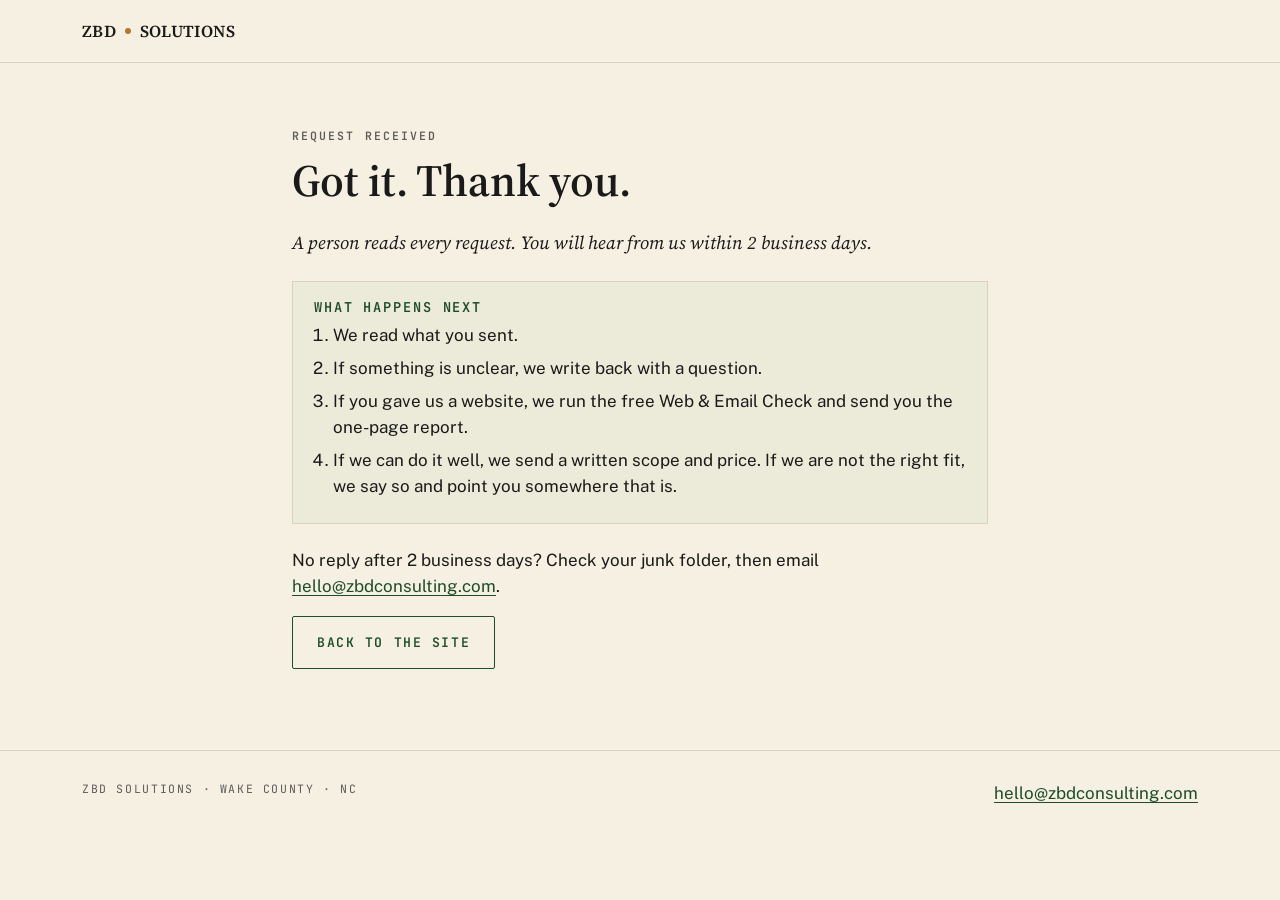
<file: help-thanks.html>
<!DOCTYPE html>
<html lang="en">
<head>
  <meta charset="UTF-8">
  <meta name="viewport" content="width=device-width, initial-scale=1.0">
  <title>Request received · ZBD Solutions</title>
  <meta name="description" content="Your request is in. We reply within 2 business days.">
  <meta name="robots" content="noindex">
  <link rel="preconnect" href="https://fonts.googleapis.com">
  <link rel="preconnect" href="https://fonts.gstatic.com" crossorigin>
  <link href="https://fonts.googleapis.com/css2?family=Source+Serif+4:ital,wght@0,400;0,600;0,700;1,400;1,600&family=Public+Sans:wght@400;500;600&family=JetBrains+Mono:wght@500;600&display=swap" rel="stylesheet">
  <style>
    :root {
      --forest: #1F4D2B; --forest-depth: #3A6F4C; --cream: #F5F0E1; --charcoal: #1A1A1A;
      --amber: #B8742C; --cream-border: #D9D2C0; --muted: #5C5C5C;
      --font-display: 'Source Serif 4', Georgia, serif;
      --font-body: 'Public Sans', system-ui, -apple-system, sans-serif;
      --font-mono: 'JetBrains Mono', ui-monospace, monospace;
      --gutter: clamp(1.25rem, 4vw, 2rem);
    }
    *, *::before, *::after { box-sizing: border-box; }
    body { margin: 0; background: var(--cream); color: var(--charcoal); font-family: var(--font-body); font-size: 17px; line-height: 1.55; }
    .container { max-width: 760px; margin-inline: auto; padding-inline: var(--gutter); }
    h1, h3 { font-family: var(--font-display); font-weight: 600; line-height: 1.15; margin: 0 0 0.5em; }
    h1 { font-size: clamp(2rem, 4.4vw, 2.8rem); }
    p { margin: 0 0 1em; }
    a { color: var(--forest); text-underline-offset: 3px; }
    .eyebrow { font-family: var(--font-mono); font-weight: 600; font-size: 0.72rem; letter-spacing: 0.18em; text-transform: uppercase; color: var(--muted); margin-bottom: 0.6rem; }
    .lede { font-family: var(--font-display); font-style: italic; font-size: 1.15rem; margin-bottom: 1.5rem; }
    .site-header { border-bottom: 1px solid var(--cream-border); padding: 1.1rem 0; }
    .site-header .container { max-width: 1180px; }
    .wordmark { font-family: var(--font-display); font-weight: 600; font-size: 1.05rem; letter-spacing: 0.02em; text-decoration: none; color: var(--charcoal); }
    .wordmark .dot { display: inline-block; width: 6px; height: 6px; border-radius: 50%; background: var(--amber); margin: 0 0.55rem 0.16rem; vertical-align: middle; }
    .panel { padding: clamp(2.5rem, 6vw, 4rem) 0; }
    .next-steps { background: rgba(31, 77, 43, 0.04); border: 1px solid var(--cream-border); padding: 1.1rem 1.3rem; margin: 1.4rem 0; }
    .next-steps h3 { font-family: var(--font-mono); font-size: 0.85rem; letter-spacing: 0.14em; text-transform: uppercase; color: var(--forest); }
    .next-steps ol { margin: 0; padding-left: 1.2rem; }
    .next-steps li { margin-bottom: 0.4rem; }
    .btn { display: inline-block; font-family: var(--font-mono); font-weight: 600; font-size: 0.82rem; letter-spacing: 0.12em; text-transform: uppercase; padding: 0.95rem 1.5rem; border: 1px solid var(--forest); color: var(--forest); text-decoration: none; border-radius: 2px; }
    .btn:hover { background: var(--forest); color: var(--cream); }
    .site-footer { border-top: 1px solid var(--cream-border); padding: 1.8rem 0; }
    .site-footer .container { max-width: 1180px; display: flex; justify-content: space-between; flex-wrap: wrap; gap: 1rem; }
    .footer-meta { font-family: var(--font-mono); font-size: 0.72rem; letter-spacing: 0.14em; text-transform: uppercase; color: var(--muted); }
  </style>
</head>
<body>
  <header class="site-header">
    <div class="container"><a href="/" class="wordmark">ZBD<span class="dot"></span>SOLUTIONS</a></div>
  </header>

  <section class="panel">
    <div class="container">
      <div class="eyebrow">Request received</div>
      <h1>Got it. Thank you.</h1>
      <p class="lede">A person reads every request. You will hear from us within 2 business days.</p>

      <div class="next-steps">
        <h3>What happens next</h3>
        <ol>
          <li>We read what you sent.</li>
          <li>If something is unclear, we write back with a question.</li>
          <li>If you gave us a website, we run the free Web &amp; Email Check and send you the one-page report.</li>
          <li>If we can do it well, we send a written scope and price. If we are not the right fit, we say so and point you somewhere that is.</li>
        </ol>
      </div>

      <p>No reply after 2 business days? Check your junk folder, then email <a href="mailto:hello@zbdconsulting.com">hello@zbdconsulting.com</a>.</p>
      <p><a class="btn" href="/">Back to the site</a></p>
    </div>
  </section>

  <footer class="site-footer">
    <div class="container">
      <div class="footer-meta">ZBD Solutions · Wake County · NC</div>
      <div><a href="mailto:hello@zbdconsulting.com">hello@zbdconsulting.com</a></div>
    </div>
  </footer>
</body>
</html>
</file>
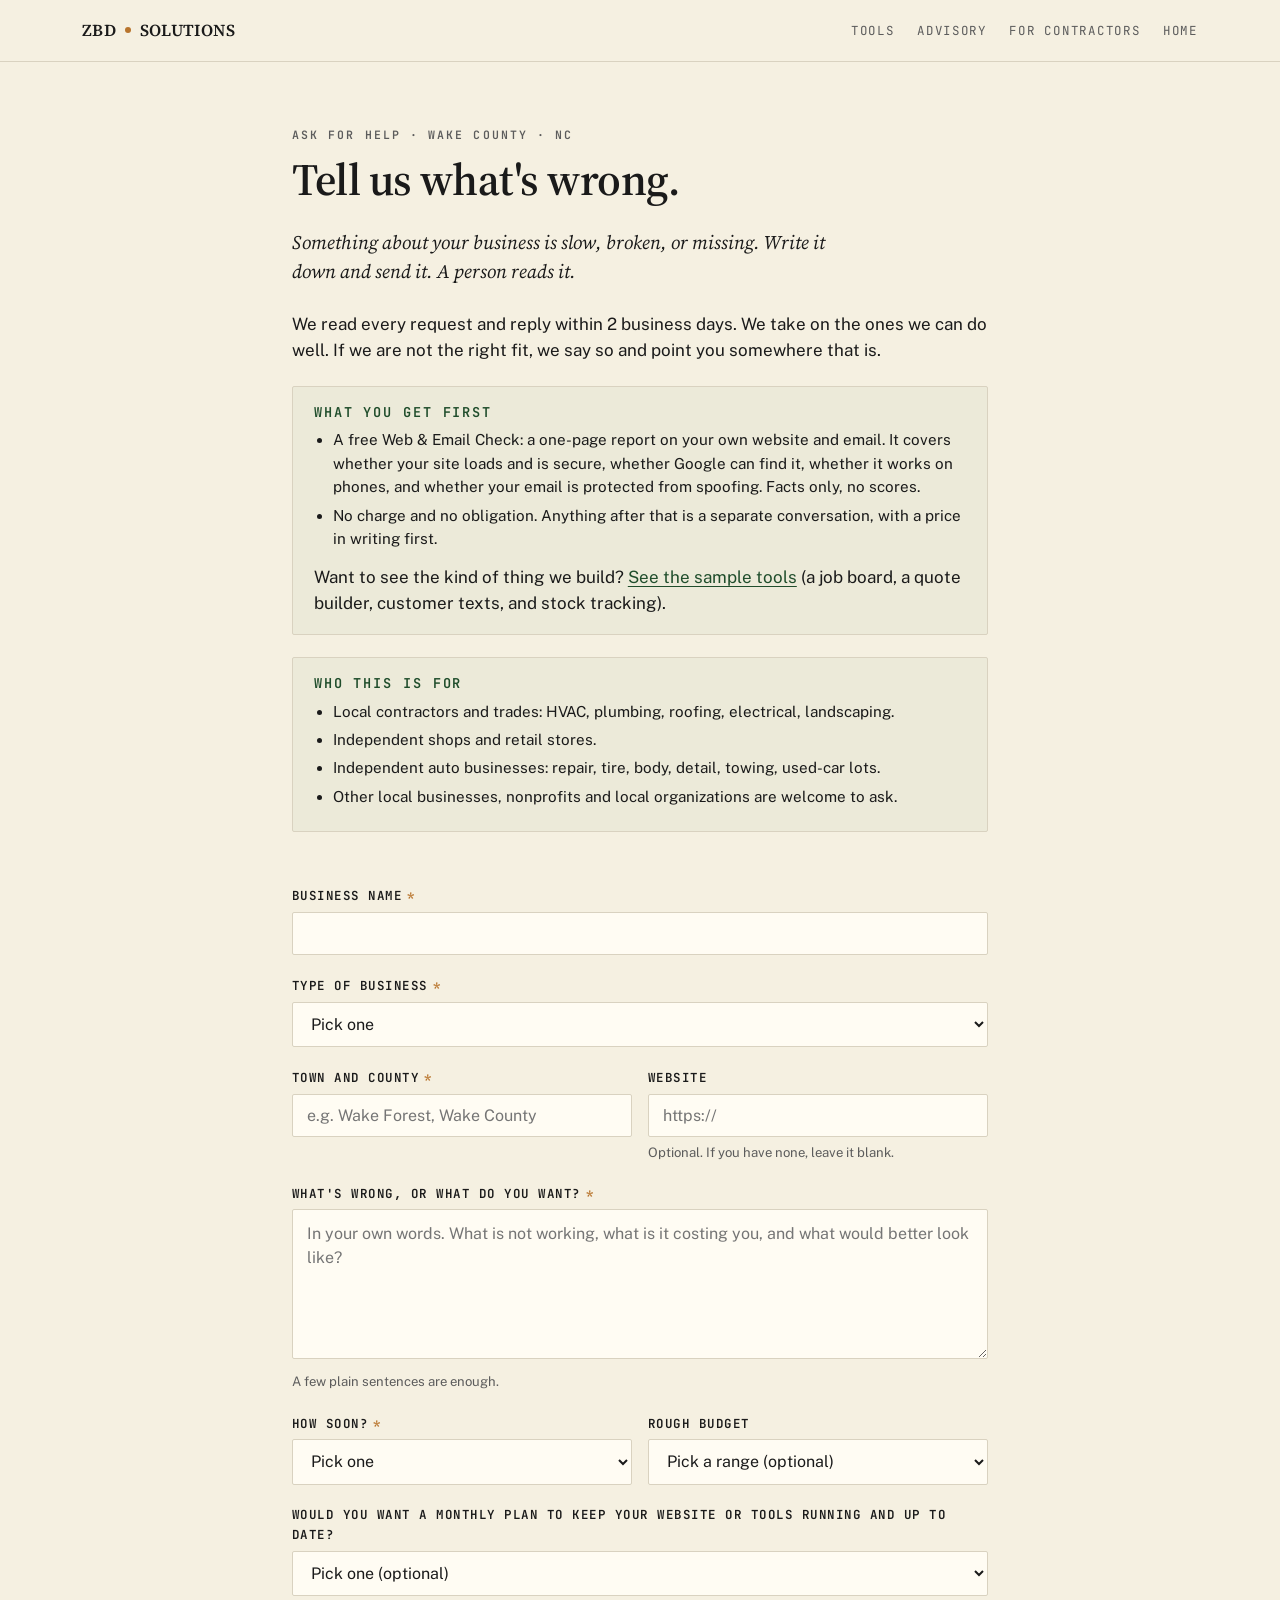
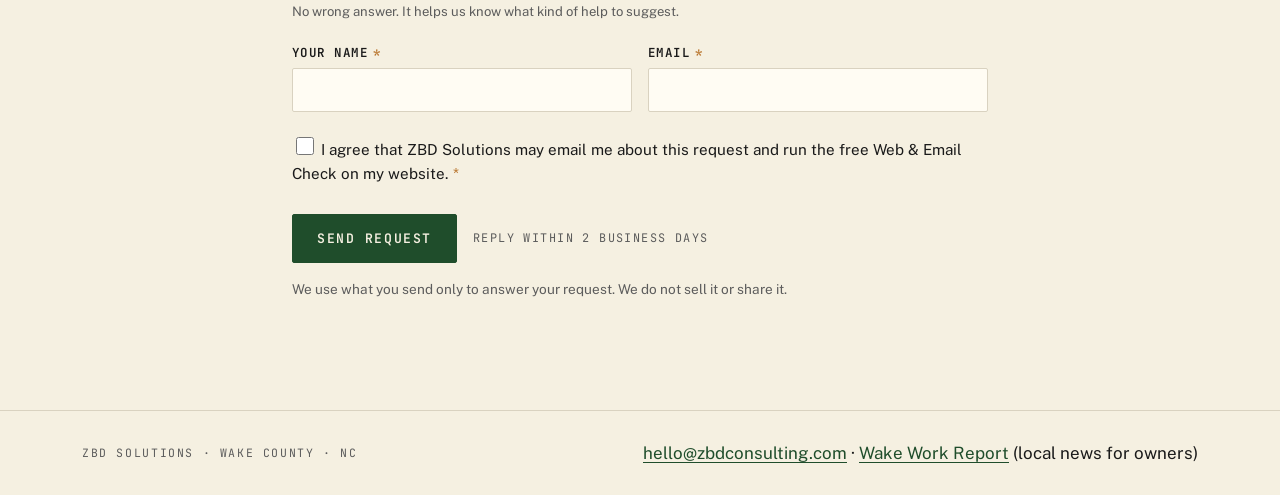
<file: help.html>
<!DOCTYPE html>
<html lang="en">
<head>
  <meta charset="UTF-8">
  <meta name="viewport" content="width=device-width, initial-scale=1.0">
  <title>Ask for help · ZBD Solutions</title>
  <meta name="description" content="Tell us what is wrong or what you want fixed. We read every request and reply within 2 business days. Start with a free Web &amp; Email Check.">

  <!-- OG / social -->
  <meta property="og:title" content="Ask for help · ZBD Solutions">
  <meta property="og:description" content="Tell us what is wrong or what you want fixed. We read every request and reply within 2 business days.">
  <meta property="og:image" content="https://zbdconsulting.com/img/og.png">
  <meta property="og:url" content="https://zbdconsulting.com/help">
  <meta property="og:type" content="website">
  <meta name="twitter:card" content="summary_large_image">

  <!-- Fonts -->
  <link rel="preconnect" href="https://fonts.googleapis.com">
  <link rel="preconnect" href="https://fonts.gstatic.com" crossorigin>
  <link href="https://fonts.googleapis.com/css2?family=Source+Serif+4:ital,wght@0,400;0,600;0,700;1,400;1,600&family=Public+Sans:wght@400;500;600&family=JetBrains+Mono:wght@500;600&display=swap" rel="stylesheet">

  <style>
    :root {
      --forest:        #1F4D2B;
      --forest-depth:  #3A6F4C;
      --cream:         #F5F0E1;
      --charcoal:      #1A1A1A;
      --amber:         #B8742C;
      --cream-border:  #D9D2C0;
      --muted:         #5C5C5C;

      --font-display: 'Source Serif 4', Georgia, serif;
      --font-body:    'Public Sans', system-ui, -apple-system, sans-serif;
      --font-mono:    'JetBrains Mono', ui-monospace, monospace;

      --maxw: 760px;
      --gutter: clamp(1.25rem, 4vw, 2rem);
    }
    *, *::before, *::after { box-sizing: border-box; }
    html { scroll-behavior: smooth; }
    body {
      margin: 0;
      background: var(--cream);
      color: var(--charcoal);
      font-family: var(--font-body);
      font-size: 17px;
      line-height: 1.55;
      -webkit-font-smoothing: antialiased;
      -moz-osx-font-smoothing: grayscale;
    }
    .container { max-width: var(--maxw); margin-inline: auto; padding-inline: var(--gutter); }

    h1, h2, h3 {
      font-family: var(--font-display);
      font-weight: 600;
      color: var(--charcoal);
      letter-spacing: -0.01em;
      line-height: 1.15;
      margin: 0 0 0.5em;
    }
    h1 { font-size: clamp(2rem, 4.4vw, 2.8rem); }
    h2 { font-size: clamp(1.3rem, 2.4vw, 1.6rem); }
    p { margin: 0 0 1em; }
    .eyebrow {
      font-family: var(--font-mono);
      font-weight: 600;
      font-size: 0.72rem;
      letter-spacing: 0.18em;
      text-transform: uppercase;
      color: var(--muted);
      margin-bottom: 0.6rem;
    }
    .lede {
      font-family: var(--font-display);
      font-style: italic;
      font-size: clamp(1.05rem, 1.8vw, 1.2rem);
      color: var(--charcoal);
      max-width: 56ch;
      margin-bottom: 1.5rem;
    }
    a { color: var(--forest); text-decoration: underline; text-underline-offset: 3px; }
    a:hover { color: var(--forest-depth); }

    /* Header */
    .site-header { border-bottom: 1px solid var(--cream-border); padding: 1.1rem 0; }
    .site-header .container {
      max-width: 1180px;
      display: flex;
      align-items: center;
      justify-content: space-between;
    }
    .wordmark {
      font-family: var(--font-display);
      font-weight: 600;
      font-size: 1.05rem;
      letter-spacing: 0.02em;
      text-decoration: none;
      color: var(--charcoal);
    }
    .wordmark .dot {
      display: inline-block;
      width: 6px; height: 6px;
      border-radius: 50%;
      background: var(--amber);
      margin: 0 0.55rem 0.16rem;
      vertical-align: middle;
    }
    .nav-links { display: flex; gap: 1.4rem; }
    .nav-links a {
      font-family: var(--font-mono);
      font-size: 0.78rem;
      letter-spacing: 0.14em;
      text-transform: uppercase;
      text-decoration: none;
      color: var(--muted);
    }
    .nav-links a:hover { color: var(--forest); }

    /* Buttons */
    .btn {
      display: inline-block;
      font-family: var(--font-mono);
      font-weight: 600;
      font-size: 0.82rem;
      letter-spacing: 0.12em;
      text-transform: uppercase;
      padding: 0.95rem 1.5rem;
      border-radius: 2px;
      border: 1px solid var(--forest);
      text-decoration: none;
      cursor: pointer;
      transition: background 0.15s, color 0.15s;
    }
    .btn-primary { background: var(--forest); color: var(--cream); }
    .btn-primary:hover { background: var(--forest-depth); border-color: var(--forest-depth); color: var(--cream); }

    /* Page intro */
    .intro { padding: clamp(2.5rem, 6vw, 4rem) 0 1rem; }
    .scope-box {
      background: rgba(31, 77, 43, 0.04);
      border: 1px solid var(--cream-border);
      padding: 1.1rem 1.3rem;
      border-radius: 2px;
      margin: 1.4rem 0;
    }
    .scope-box h3 {
      font-size: 0.85rem;
      font-family: var(--font-mono);
      font-weight: 600;
      letter-spacing: 0.14em;
      text-transform: uppercase;
      color: var(--forest);
      margin-bottom: 0.5rem;
    }
    .scope-box ul { margin: 0; padding-left: 1.2rem; font-size: 0.95rem; }
    .scope-box li { margin-bottom: 0.3rem; }

    /* Form */
    form.help-form { padding: 1rem 0 4rem; }
    .field { margin-bottom: 1.3rem; }
    .field label {
      display: block;
      font-family: var(--font-mono);
      font-size: 0.78rem;
      font-weight: 600;
      letter-spacing: 0.12em;
      text-transform: uppercase;
      color: var(--charcoal);
      margin-bottom: 0.4rem;
    }
    .field .req { color: var(--amber); margin-left: 0.3rem; }
    .field input[type="text"],
    .field input[type="email"],
    .field input[type="url"],
    .field textarea,
    .field select {
      width: 100%;
      font-family: var(--font-body);
      font-size: 1rem;
      color: var(--charcoal);
      background: #FFFCF3;
      border: 1px solid var(--cream-border);
      border-radius: 2px;
      padding: 0.7rem 0.85rem;
      transition: border-color 0.15s;
    }
    .field input:focus,
    .field textarea:focus,
    .field select:focus { outline: none; border-color: var(--forest); }
    .field textarea { min-height: 150px; resize: vertical; line-height: 1.5; }
    .field .hint { display: block; font-size: 0.82rem; color: var(--muted); margin-top: 0.35rem; }
    .row { display: grid; grid-template-columns: 1fr 1fr; gap: 1rem; }
    .row .field { margin-bottom: 1.3rem; }
    .consent {
      display: flex;
      gap: 0.7rem;
      align-items: flex-start;
      font-size: 0.95rem;
    }
    .consent input { margin-top: 0.3rem; width: 1.1rem; height: 1.1rem; flex: none; accent-color: var(--forest); }
    .honeypot { position: absolute; left: -9999px; }
    .submit-row { margin-top: 1.8rem; display: flex; align-items: center; gap: 1rem; flex-wrap: wrap; }
    .submit-row .response-note {
      font-family: var(--font-mono);
      font-size: 0.74rem;
      letter-spacing: 0.12em;
      text-transform: uppercase;
      color: var(--muted);
    }
    .privacy { font-size: 0.85rem; color: var(--muted); margin-top: 1rem; }

    /* Footer */
    .site-footer { border-top: 1px solid var(--cream-border); padding: 1.8rem 0; margin-top: 2rem; }
    .site-footer .container {
      max-width: 1180px;
      display: flex;
      align-items: center;
      justify-content: space-between;
      flex-wrap: wrap;
      gap: 1rem;
    }
    .footer-meta {
      font-family: var(--font-mono);
      font-size: 0.72rem;
      letter-spacing: 0.14em;
      text-transform: uppercase;
      color: var(--muted);
    }

    @media (max-width: 600px) {
      .nav-links { display: none; }
      .row { grid-template-columns: 1fr; gap: 0; }
      .site-footer .container { justify-content: center; text-align: center; }
      .btn { width: 100%; text-align: center; }
    }
  </style>
</head>
<body>

  <!-- HEADER -->
  <header class="site-header">
    <div class="container">
      <a href="/" class="wordmark">ZBD<span class="dot"></span>SOLUTIONS</a>
      <nav class="nav-links" aria-label="Primary">
        <a href="/#tools">Tools</a>
        <a href="/#advisory">Advisory</a>
        <a href="/#contractors">For contractors</a>
        <a href="/">Home</a>
      </nav>
    </div>
  </header>

  <!-- INTRO -->
  <section class="intro">
    <div class="container">
      <div class="eyebrow">Ask for help · Wake County · NC</div>
      <h1>Tell us what's wrong.</h1>
      <p class="lede">Something about your business is slow, broken, or missing. Write it down and send it. A person reads it.</p>
      <p>We read every request and reply within 2 business days. We take on the ones we can do well. If we are not the right fit, we say so and point you somewhere that is.</p>

      <div class="scope-box">
        <h3>What you get first</h3>
        <ul>
          <li>A free Web &amp; Email Check: a one-page report on your own website and email. It covers whether your site loads and is secure, whether Google can find it, whether it works on phones, and whether your email is protected from spoofing. Facts only, no scores.</li>
          <li>No charge and no obligation. Anything after that is a separate conversation, with a price in writing first.</li>
        </ul>
        <p style="margin:0.8rem 0 0">Want to see the kind of thing we build? <a href="/demo#tools">See the sample tools</a> (a job board, a quote builder, customer texts, and stock tracking).</p>
      </div>

      <div class="scope-box">
        <h3>Who this is for</h3>
        <ul>
          <li>Local contractors and trades: HVAC, plumbing, roofing, electrical, landscaping.</li>
          <li>Independent shops and retail stores.</li>
          <li>Independent auto businesses: repair, tire, body, detail, towing, used-car lots.</li>
          <li>Other local businesses, nonprofits and local organizations are welcome to ask.</li>
        </ul>
      </div>
    </div>
  </section>

  <!-- FORM -->
  <div class="container">
    <form name="zbds-help" method="POST" action="/help-thanks.html" class="help-form" data-netlify="true" netlify-honeypot="bot-field">
      <input type="hidden" name="form-name" value="zbds-help">
      <p class="honeypot">
        <label>Do not fill this out if you are human: <input name="bot-field"></label>
      </p>

      <div class="field">
        <label for="business">Business name<span class="req">*</span></label>
        <input type="text" id="business" name="business" required autocomplete="organization">
      </div>

      <div class="field">
        <label for="business-type">Type of business<span class="req">*</span></label>
        <select id="business-type" name="business-type" required>
          <option value="">Pick one</option>
          <option value="hvac">HVAC / heating and air</option>
          <option value="plumbing">Plumbing</option>
          <option value="roofing">Roofing</option>
          <option value="electrical">Electrical</option>
          <option value="landscaping">Landscaping or lawn care</option>
          <option value="other-trade">Other contractor or trade</option>
          <option value="retail">Retail store</option>
          <option value="auto-repair">Auto repair</option>
          <option value="tire-shop">Tire shop</option>
          <option value="body-shop">Body shop</option>
          <option value="detail">Detailing</option>
          <option value="towing">Towing</option>
          <option value="used-car-dealer">Used-car dealer</option>
          <option value="other-local-business">Other local business</option>
          <option value="nonprofit-org">Nonprofit or local organization</option>
          <option value="other">Something else</option>
        </select>
      </div>

      <div class="row">
        <div class="field">
          <label for="location">Town and county<span class="req">*</span></label>
          <input type="text" id="location" name="location" required placeholder="e.g. Wake Forest, Wake County">
        </div>
        <div class="field">
          <label for="website">Website</label>
          <input type="url" id="website" name="website" placeholder="https://" autocomplete="url">
          <span class="hint">Optional. If you have none, leave it blank.</span>
        </div>
      </div>

      <div class="field">
        <label for="problem">What's wrong, or what do you want?<span class="req">*</span></label>
        <textarea id="problem" name="problem" required placeholder="In your own words. What is not working, what is it costing you, and what would better look like?"></textarea>
        <span class="hint">A few plain sentences are enough.</span>
      </div>

      <div class="row">
        <div class="field">
          <label for="timing">How soon?<span class="req">*</span></label>
          <select id="timing" name="timing" required>
            <option value="">Pick one</option>
            <option value="this-month">This month</option>
            <option value="1-3-months">In 1-3 months</option>
            <option value="exploring">Just exploring</option>
          </select>
        </div>
        <div class="field">
          <label for="budget">Rough budget</label>
          <select id="budget" name="budget">
            <option value="">Pick a range (optional)</option>
            <option value="under-1000">Under $1,000</option>
            <option value="1000-2500">$1,000 - $2,500</option>
            <option value="2500-5000">$2,500 - $5,000</option>
            <option value="5000-plus">$5,000+</option>
            <option value="not-sure">Not sure</option>
          </select>
        </div>
      </div>

      <div class="field">
        <label for="monthly">Would you want a monthly plan to keep your website or tools running and up to date?</label>
        <select id="monthly" name="monthly">
          <option value="">Pick one (optional)</option>
          <option value="yes">Yes</option>
          <option value="maybe">Maybe</option>
          <option value="no">No</option>
        </select>
        <span class="hint">No wrong answer. It helps us know what kind of help to suggest.</span>
      </div>

      <div class="row">
        <div class="field">
          <label for="name">Your name<span class="req">*</span></label>
          <input type="text" id="name" name="name" required autocomplete="name">
        </div>
        <div class="field">
          <label for="email">Email<span class="req">*</span></label>
          <input type="email" id="email" name="email" required autocomplete="email">
        </div>
      </div>

      <div class="field">
        <label class="consent" style="text-transform:none;letter-spacing:0;font-family:var(--font-body);font-weight:400;font-size:0.95rem;">
          <input type="checkbox" id="consent" name="consent" value="yes" required>
          <span>I agree that ZBD Solutions may email me about this request and run the free Web &amp; Email Check on my website.<span class="req">*</span></span>
        </label>
      </div>

      <div class="submit-row">
        <button type="submit" class="btn btn-primary">Send request</button>
        <span class="response-note">Reply within 2 business days</span>
      </div>
      <p class="privacy">We use what you send only to answer your request. We do not sell it or share it.</p>
    </form>
  </div>

  <!-- FOOTER -->
  <footer class="site-footer">
    <div class="container">
      <div class="footer-meta">ZBD Solutions · Wake County · NC</div>
      <div>
        <a href="mailto:hello@zbdconsulting.com">hello@zbdconsulting.com</a>
        · <a href="https://news.zbdconsulting.com">Wake Work Report</a> (local news for owners)
      </div>
    </div>
  </footer>

</body>
</html>
</file>
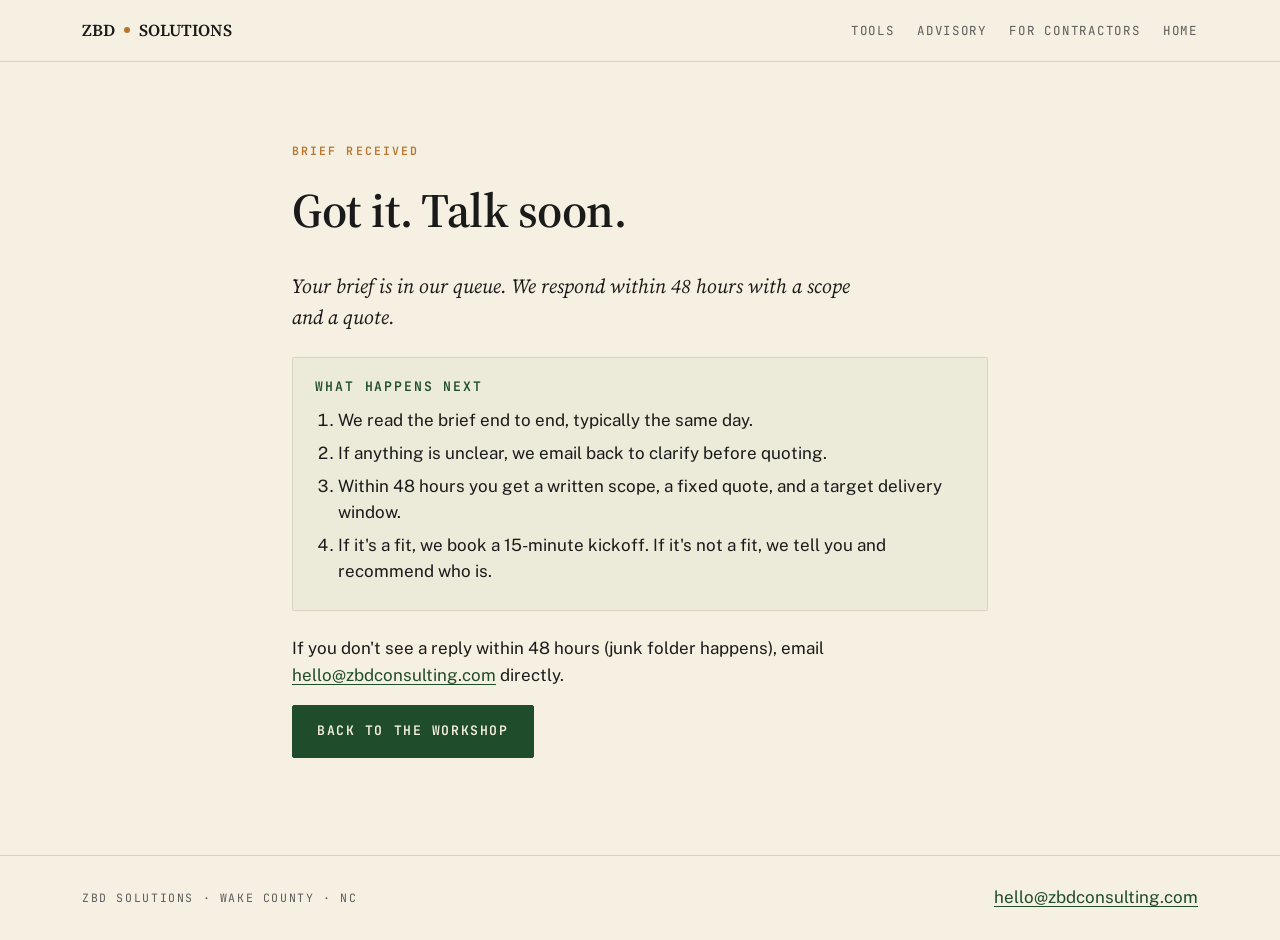
<file: thanks.html>
<!DOCTYPE html>
<html lang="en">
<head>
  <meta charset="UTF-8">
  <meta name="viewport" content="width=device-width, initial-scale=1.0">
  <title>Brief received · ZBD Solutions</title>
  <meta name="description" content="Your brief is in our queue. We respond with a scope and a quote within 48 hours.">
  <meta name="robots" content="noindex">

  <link rel="preconnect" href="https://fonts.googleapis.com">
  <link rel="preconnect" href="https://fonts.gstatic.com" crossorigin>
  <link href="https://fonts.googleapis.com/css2?family=Source+Serif+4:ital,wght@0,400;0,600;0,700;1,400;1,600&family=Public+Sans:wght@400;500;600&family=JetBrains+Mono:wght@500;600&display=swap" rel="stylesheet">

  <style>
    :root {
      --forest:        #1F4D2B;
      --forest-depth:  #3A6F4C;
      --cream:         #F5F0E1;
      --charcoal:      #1A1A1A;
      --amber:         #B8742C;
      --cream-border:  #D9D2C0;
      --muted:         #5C5C5C;
      --font-display: 'Source Serif 4', Georgia, serif;
      --font-body:    'Public Sans', system-ui, -apple-system, sans-serif;
      --font-mono:    'JetBrains Mono', ui-monospace, monospace;
      --maxw: 760px;
      --gutter: clamp(1.25rem, 4vw, 2rem);
    }
    *, *::before, *::after { box-sizing: border-box; }
    body {
      margin: 0;
      background: var(--cream);
      color: var(--charcoal);
      font-family: var(--font-body);
      font-size: 17px;
      line-height: 1.55;
      min-height: 100vh;
      display: flex;
      flex-direction: column;
    }
    .container { max-width: var(--maxw); margin-inline: auto; padding-inline: var(--gutter); width: 100%; }

    h1 {
      font-family: var(--font-display);
      font-weight: 600;
      font-size: clamp(2.2rem, 5vw, 3rem);
      letter-spacing: -0.01em;
      margin: 0 0 0.5em;
    }
    .eyebrow {
      font-family: var(--font-mono);
      font-weight: 600;
      font-size: 0.72rem;
      letter-spacing: 0.18em;
      text-transform: uppercase;
      color: var(--amber);
      margin-bottom: 0.8rem;
    }
    .lede {
      font-family: var(--font-display);
      font-style: italic;
      font-size: clamp(1.05rem, 1.8vw, 1.25rem);
      max-width: 56ch;
      margin: 0 0 1.4rem;
    }
    a { color: var(--forest); text-decoration: underline; text-underline-offset: 3px; }
    a:hover { color: var(--forest-depth); }

    .site-header { border-bottom: 1px solid var(--cream-border); padding: 1.1rem 0; }
    .site-header .container { max-width: 1180px; display: flex; align-items: center; justify-content: space-between; }
    .wordmark {
      font-family: var(--font-display);
      font-weight: 600;
      font-size: 1.05rem;
      text-decoration: none;
      color: var(--charcoal);
    }
    .wordmark .dot {
      display: inline-block;
      width: 6px; height: 6px;
      border-radius: 50%;
      background: var(--amber);
      margin: 0 0.55rem 0.16rem;
      vertical-align: middle;
    }
    .nav-links { display: flex; gap: 1.4rem; }
    .nav-links a {
      font-family: var(--font-mono);
      font-size: 0.78rem;
      letter-spacing: 0.14em;
      text-transform: uppercase;
      text-decoration: none;
      color: var(--muted);
    }
    .nav-links a:hover { color: var(--forest); }

    .panel {
      flex: 1;
      display: flex;
      align-items: center;
      padding: clamp(2.5rem, 8vw, 5rem) 0;
    }
    .next-steps {
      background: rgba(31, 77, 43, 0.04);
      border: 1px solid var(--cream-border);
      padding: 1.2rem 1.4rem;
      border-radius: 2px;
      margin: 1.5rem 0;
    }
    .next-steps h3 {
      font-family: var(--font-mono);
      font-size: 0.82rem;
      font-weight: 600;
      letter-spacing: 0.14em;
      text-transform: uppercase;
      color: var(--forest);
      margin: 0 0 0.6rem;
    }
    .next-steps ol {
      margin: 0;
      padding-left: 1.4rem;
    }
    .next-steps li { margin-bottom: 0.4rem; }

    .btn {
      display: inline-block;
      font-family: var(--font-mono);
      font-weight: 600;
      font-size: 0.82rem;
      letter-spacing: 0.12em;
      text-transform: uppercase;
      padding: 0.95rem 1.5rem;
      border-radius: 2px;
      border: 1px solid var(--forest);
      text-decoration: none;
      background: var(--forest);
      color: var(--cream);
      transition: background 0.15s, color 0.15s;
    }
    .btn:hover { background: var(--forest-depth); border-color: var(--forest-depth); color: var(--cream); }

    .site-footer {
      border-top: 1px solid var(--cream-border);
      padding: 1.8rem 0;
    }
    .site-footer .container {
      max-width: 1180px;
      display: flex;
      align-items: center;
      justify-content: space-between;
      flex-wrap: wrap;
      gap: 1rem;
    }
    .footer-meta {
      font-family: var(--font-mono);
      font-size: 0.72rem;
      letter-spacing: 0.14em;
      text-transform: uppercase;
      color: var(--muted);
    }

    @media (max-width: 600px) {
      .nav-links { display: none; }
      .site-footer .container { justify-content: center; text-align: center; }
    }
  </style>
</head>
<body>

  <header class="site-header">
    <div class="container">
      <a href="/" class="wordmark">ZBD<span class="dot"></span>SOLUTIONS</a>
      <nav class="nav-links" aria-label="Primary">
        <a href="/#tools">Tools</a>
        <a href="/#advisory">Advisory</a>
        <a href="/#contractors">For contractors</a>
        <a href="/">Home</a>
      </nav>
    </div>
  </header>

  <section class="panel">
    <div class="container">
      <div class="eyebrow">Brief received</div>
      <h1>Got it. Talk soon.</h1>
      <p class="lede">Your brief is in our queue. We respond within 48 hours with a scope and a quote.</p>

      <div class="next-steps">
        <h3>What happens next</h3>
        <ol>
          <li>We read the brief end to end, typically the same day.</li>
          <li>If anything is unclear, we email back to clarify before quoting.</li>
          <li>Within 48 hours you get a written scope, a fixed quote, and a target delivery window.</li>
          <li>If it's a fit, we book a 15-minute kickoff. If it's not a fit, we tell you and recommend who is.</li>
        </ol>
      </div>

      <p>If you don't see a reply within 48 hours (junk folder happens), email <a href="mailto:hello@zbdconsulting.com">hello@zbdconsulting.com</a> directly.</p>

      <p><a class="btn" href="/">Back to the workshop</a></p>
    </div>
  </section>

  <footer class="site-footer">
    <div class="container">
      <div class="footer-meta">ZBD Solutions · Wake County · NC</div>
      <div>
        <a href="mailto:hello@zbdconsulting.com">hello@zbdconsulting.com</a>
      </div>
    </div>
  </footer>

</body>
</html>
</file>
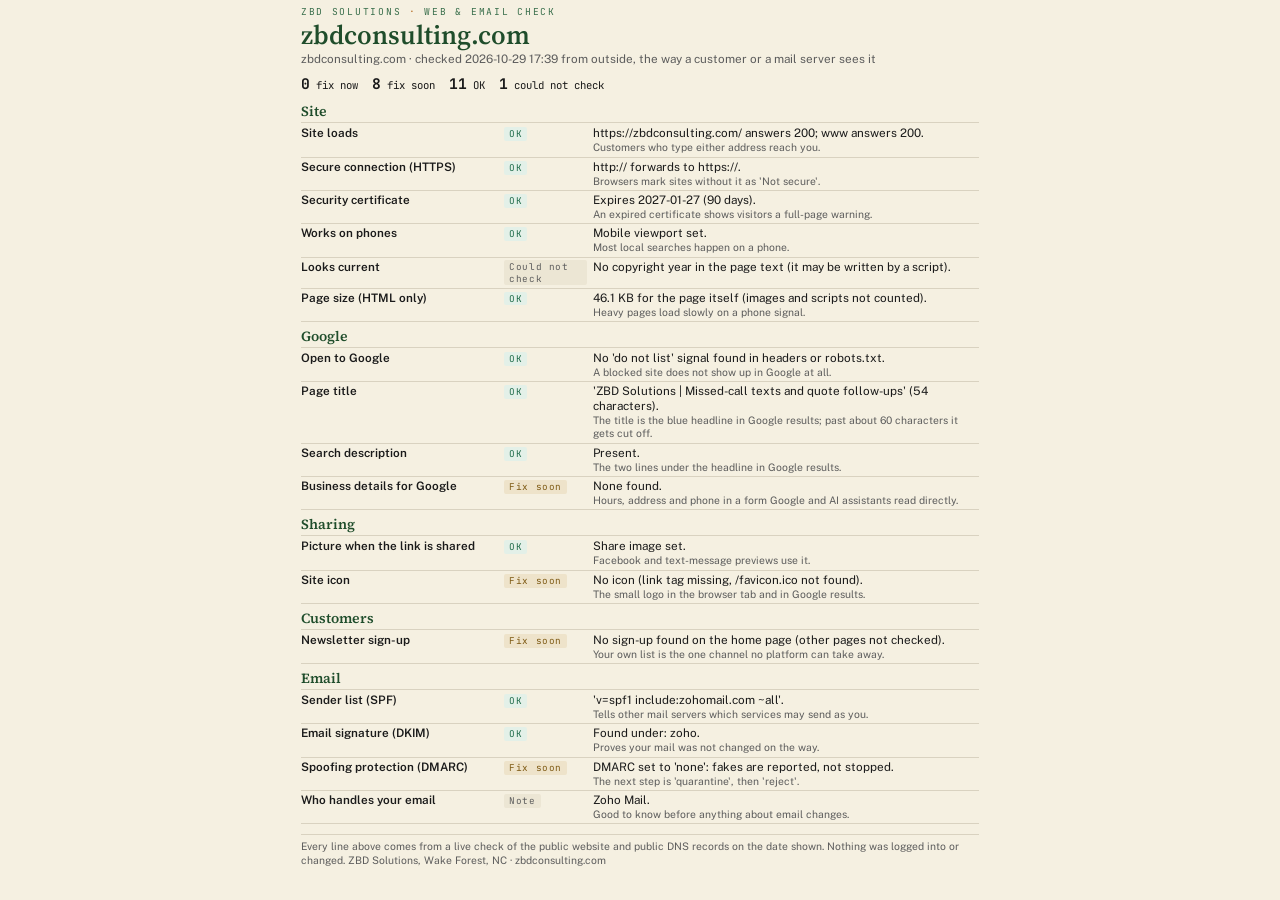
<file: testers/sample-report.html>
<!doctype html><html lang='en'><head><meta charset='utf-8'><meta name='viewport' content='width=device-width,initial-scale=1'><title>Web &amp; Email Check: zbdconsulting.com</title><link href='https://fonts.googleapis.com/css2?family=Public+Sans:wght@400;600&family=Source+Serif+4:wght@600&family=JetBrains+Mono:wght@600&display=swap' rel='stylesheet'><style>
@page { size: Letter; margin: 0.3in 0.5in; }
:root{--forest:#1F4D2B;--forest-depth:#3A6F4C;--cream:#F5F0E1;--charcoal:#1A1A1A;--amber:#B8742C;--line:#D9D2C0;--muted:#5C5C5C;
--ok:#1F6B4A;--ok-bg:#E3F0E8;--warn:#7E5A14;--warn-bg:#EEE3CA;--bad:#8A2E1A;--bad-bg:#F2DCD3}
*{box-sizing:border-box}
body{margin:0;background:var(--cream);color:var(--charcoal);font-family:'Public Sans',Arial,sans-serif;font-size:8.8pt;line-height:1.28}
.wrap{max-width:7.4in;margin:0 auto;padding:6px 16px}
.eyebrow{font-family:'JetBrains Mono',Consolas,monospace;font-size:7.2pt;letter-spacing:.18em;text-transform:uppercase;color:var(--forest-depth)}
h1{font-family:'Source Serif 4',Georgia,serif;font-weight:600;color:var(--forest);font-size:20pt;margin:2px 0 2px;line-height:1.1}
.sub{color:var(--muted);margin-bottom:8px}
.tally{display:flex;gap:14px;margin:6px 0 10px;font-family:'JetBrains Mono',Consolas,monospace;font-size:8pt}
.tally span b{font-size:11pt}
h2{font-family:'Source Serif 4',Georgia,serif;font-weight:600;color:var(--forest);font-size:10.5pt;margin:6px 0 1px;border-bottom:1px solid var(--line);padding-bottom:1px}
table{width:100%;border-collapse:collapse}
td{padding:2px 6px 2px 0;vertical-align:top;border-bottom:1px solid var(--line)}
tr{page-break-inside:avoid}
td.l{width:30%;font-weight:600}
td.s{width:13%}
.chip{display:inline-block;font-family:'JetBrains Mono',Consolas,monospace;font-size:7pt;letter-spacing:.06em;padding:1px 5px;border-radius:2px}
.pass{color:var(--ok);background:var(--ok-bg)}.warn{color:var(--warn);background:var(--warn-bg)}.fail{color:var(--bad);background:var(--bad-bg)}
.info,.unknown{color:var(--muted);background:#ECE6D4}
.why{color:var(--muted);font-size:7.8pt}
.foot{margin-top:10px;font-size:7.8pt;color:var(--muted);border-top:1px solid var(--line);padding-top:5px}
.dot{color:var(--amber)}
</style></head><body><div class='wrap'><div class='eyebrow'>ZBD Solutions <span class='dot'>&middot;</span> Web &amp; Email Check</div><h1>zbdconsulting.com</h1><div class='sub'>zbdconsulting.com &middot; checked 2026-10-29 17:39 from outside, the way a customer or a mail server sees it</div><div class='tally'><span><b>0</b> fix now</span><span><b>8</b> fix soon</span><span><b>11</b> OK</span><span><b>1</b> could not check</span></div><h2>Site</h2><table><tr><td class='l'>Site loads</td><td class='s'><span class='chip pass'>OK</span></td><td>https://zbdconsulting.com/ answers 200; www answers 200.<div class='why'>Customers who type either address reach you.</div></td></tr><tr><td class='l'>Secure connection (HTTPS)</td><td class='s'><span class='chip pass'>OK</span></td><td>http:// forwards to https://.<div class='why'>Browsers mark sites without it as &#x27;Not secure&#x27;.</div></td></tr><tr><td class='l'>Security certificate</td><td class='s'><span class='chip pass'>OK</span></td><td>Expires 2027-01-27 (90 days).<div class='why'>An expired certificate shows visitors a full-page warning.</div></td></tr><tr><td class='l'>Works on phones</td><td class='s'><span class='chip pass'>OK</span></td><td>Mobile viewport set.<div class='why'>Most local searches happen on a phone.</div></td></tr><tr><td class='l'>Looks current</td><td class='s'><span class='chip unknown'>Could not check</span></td><td>No copyright year in the page text (it may be written by a script).</td></tr><tr><td class='l'>Page size (HTML only)</td><td class='s'><span class='chip pass'>OK</span></td><td>46.1 KB for the page itself (images and scripts not counted).<div class='why'>Heavy pages load slowly on a phone signal.</div></td></tr></table><h2>Google</h2><table><tr><td class='l'>Open to Google</td><td class='s'><span class='chip pass'>OK</span></td><td>No &#x27;do not list&#x27; signal found in headers or robots.txt.<div class='why'>A blocked site does not show up in Google at all.</div></td></tr><tr><td class='l'>Page title</td><td class='s'><span class='chip pass'>OK</span></td><td>&#x27;ZBD Solutions | Missed-call texts and quote follow-ups&#x27; (54 characters).<div class='why'>The title is the blue headline in Google results; past about 60 characters it gets cut off.</div></td></tr><tr><td class='l'>Search description</td><td class='s'><span class='chip pass'>OK</span></td><td>Present.<div class='why'>The two lines under the headline in Google results.</div></td></tr><tr><td class='l'>Business details for Google</td><td class='s'><span class='chip warn'>Fix soon</span></td><td>None found.<div class='why'>Hours, address and phone in a form Google and AI assistants read directly.</div></td></tr></table><h2>Sharing</h2><table><tr><td class='l'>Picture when the link is shared</td><td class='s'><span class='chip pass'>OK</span></td><td>Share image set.<div class='why'>Facebook and text-message previews use it.</div></td></tr><tr><td class='l'>Site icon</td><td class='s'><span class='chip warn'>Fix soon</span></td><td>No icon (link tag missing, /favicon.ico not found).<div class='why'>The small logo in the browser tab and in Google results.</div></td></tr></table><h2>Customers</h2><table><tr><td class='l'>Newsletter sign-up</td><td class='s'><span class='chip warn'>Fix soon</span></td><td>No sign-up found on the home page (other pages not checked).<div class='why'>Your own list is the one channel no platform can take away.</div></td></tr></table><h2>Email</h2><table><tr><td class='l'>Sender list (SPF)</td><td class='s'><span class='chip pass'>OK</span></td><td>&#x27;v=spf1 include:zohomail.com ~all&#x27;.<div class='why'>Tells other mail servers which services may send as you.</div></td></tr><tr><td class='l'>Email signature (DKIM)</td><td class='s'><span class='chip pass'>OK</span></td><td>Found under: zoho.<div class='why'>Proves your mail was not changed on the way.</div></td></tr><tr><td class='l'>Spoofing protection (DMARC)</td><td class='s'><span class='chip warn'>Fix soon</span></td><td>DMARC set to &#x27;none&#x27;: fakes are reported, not stopped.<div class='why'>The next step is &#x27;quarantine&#x27;, then &#x27;reject&#x27;.</div></td></tr><tr><td class='l'>Who handles your email</td><td class='s'><span class='chip info'>Note</span></td><td>Zoho Mail.<div class='why'>Good to know before anything about email changes.</div></td></tr></table><div class='foot'>Every line above comes from a live check of the public website and public DNS records on the date shown. Nothing was logged into or changed. ZBD Solutions, Wake Forest, NC &middot; zbdconsulting.com</div></div></body></html>
</file>
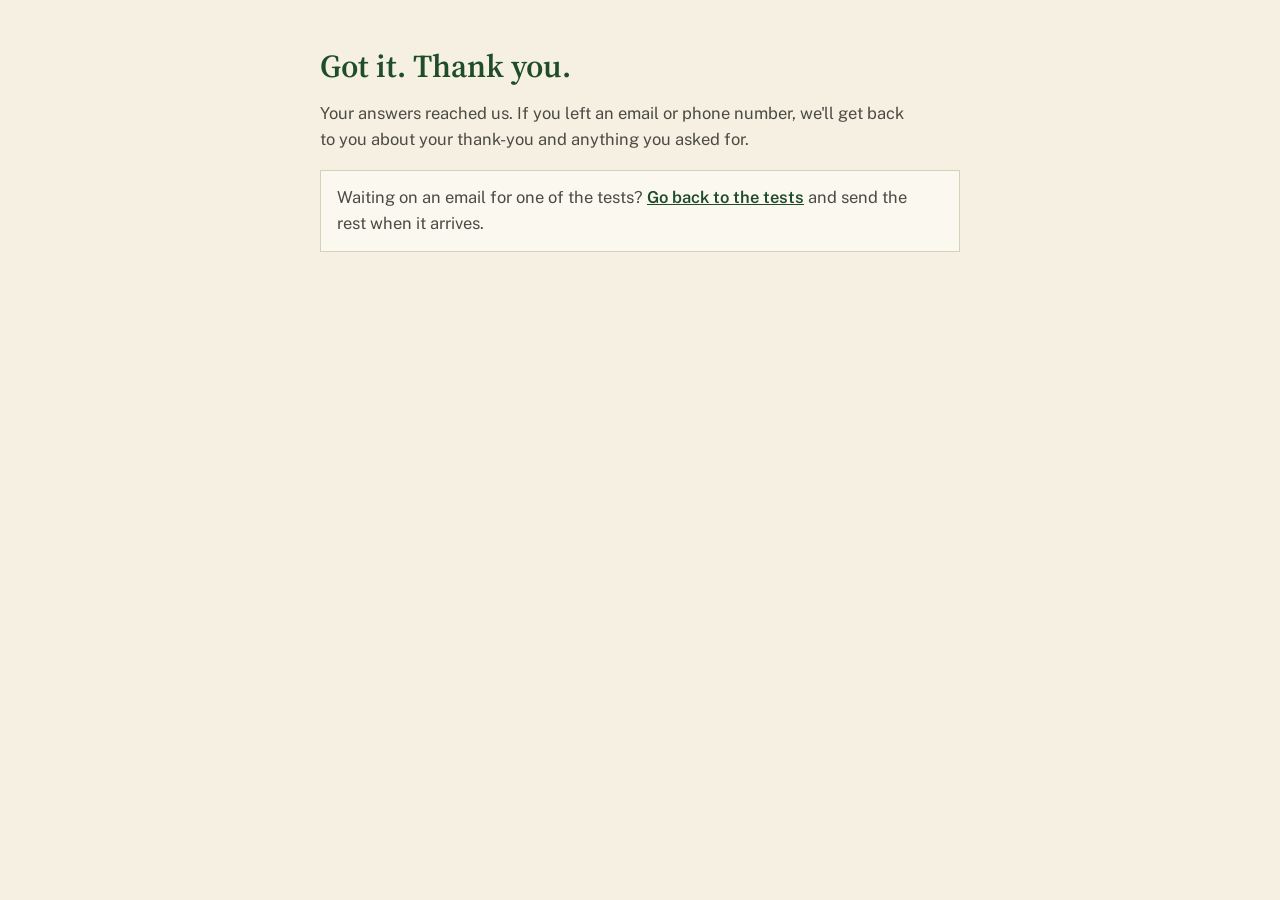
<file: testers/thanks.html>
<!doctype html>
<html lang="en"><head>
<meta charset="utf-8">
<meta name="viewport" content="width=device-width,initial-scale=1,viewport-fit=cover">
<meta name="robots" content="noindex,nofollow">
<title>Thanks for Testing</title>
<link rel="stylesheet" href="https://fonts.googleapis.com/css2?family=Source+Serif+4:wght@600&family=Public+Sans:wght@400;600&display=swap">
<style>
:root{--forest:#1F4D2B;--cream:#F5F0E1;--paper:#FBF8EF;--ink:#1A1A1A;--soft:#4B4A44;--line:#D8CFB8}
body{margin:0;background:var(--cream);color:var(--ink);font:16.5px/1.55 "Public Sans",Arial,sans-serif}
.wrap{max-width:640px;margin:0 auto;padding-block:48px;padding-left:max(16px,env(safe-area-inset-left,0px));padding-right:max(16px,env(safe-area-inset-right,0px))}
h1{font:600 2rem/1.15 "Source Serif 4",Georgia,serif;color:var(--forest);margin:0 0 12px}
p{color:var(--soft);max-width:60ch}
a{color:var(--forest);font-weight:600}
.box{background:var(--paper);border:1px solid var(--line);padding:14px 16px;margin-top:18px}
</style></head>
<body><div class="wrap">
<h1>Got it. Thank you.</h1>
<p>Your answers reached us. If you left an email or phone number, we'll get back to you about your thank-you and anything you asked for.</p>
<div class="box"><p style="margin:0">Waiting on an email for one of the tests? <a href="/testers/">Go back to the tests</a> and send the rest when it arrives.</p></div>
</div></body></html>
</file>
<file: demo-tools.css>
/* Shared styles for the /demo sample tools. ZBDS locked palette. */
:root {
  --forest: #1F4D2B; --forest-depth: #3A6F4C; --cream: #F5F0E1; --charcoal: #1A1A1A;
  --amber: #B8742C; --line: #D9D2C0; --muted: #5C5C5C; --card: #FBF8EE;
  --bad: #8A2D1F; --warn: #8A5A12;
  --display: 'Source Serif 4', Georgia, serif;
  --body: 'Public Sans', system-ui, -apple-system, sans-serif;
  --mono: 'JetBrains Mono', ui-monospace, monospace;
}
*, *::before, *::after { box-sizing: border-box; }
body { margin: 0; background: var(--cream); color: var(--charcoal); font-family: var(--body); font-size: 17px; line-height: 1.45; -webkit-font-smoothing: antialiased; }
.wrap { max-width: 900px; margin: 0 auto; padding: 14px 18px 40px; }
.top { display: flex; justify-content: space-between; align-items: center; gap: 10px; padding-bottom: 10px; border-bottom: 1px solid var(--line); }
.top a { font-family: var(--mono); font-size: 0.72rem; letter-spacing: 0.14em; text-transform: uppercase; color: var(--forest); text-decoration: none; }
.sample { font-family: var(--mono); font-size: 0.66rem; letter-spacing: 0.14em; text-transform: uppercase; color: var(--amber); border: 1px solid var(--amber); border-radius: 999px; padding: 4px 9px; }
h1 { font-family: var(--display); font-weight: 600; font-size: clamp(1.6rem, 4.4vw, 2.2rem); line-height: 1.15; margin: 16px 0 4px; }
.sub { color: var(--muted); margin: 0 0 14px; }
h2 { font-family: var(--display); font-weight: 600; font-size: 1.15rem; margin: 18px 0 8px; }
.tiles { display: grid; grid-template-columns: repeat(auto-fit, minmax(160px, 1fr)); gap: 10px; margin: 10px 0 6px; }
.stat { background: var(--card); border: 1px solid var(--line); border-radius: 10px; padding: 12px 14px; }
.stat .n { font-family: var(--display); font-weight: 600; font-size: 1.6rem; color: var(--forest); display: block; }
.stat .l { font-size: 0.85rem; color: var(--muted); }
.stat.alert .n { color: var(--bad); }
.chips { display: flex; gap: 6px; flex-wrap: wrap; margin: 12px 0; }
.chip { font: inherit; font-size: 0.88rem; border: 1px solid var(--line); background: transparent; border-radius: 999px; padding: 7px 12px; cursor: pointer; color: var(--charcoal); }
.chip[aria-pressed="true"] { background: var(--forest); border-color: var(--forest); color: #fff; }
.list { display: grid; gap: 8px; }
.item { background: #fff; border: 1px solid var(--line); border-radius: 10px; padding: 12px 14px; display: grid; grid-template-columns: 1fr auto; gap: 6px 12px; align-items: center; }
.item .t { font-weight: 600; }
.item .m { font-size: 0.86rem; color: var(--muted); }
.item .amt { font-family: var(--display); font-weight: 600; font-size: 1.15rem; text-align: right; }
.item .acts { grid-column: 1 / -1; display: flex; gap: 8px; flex-wrap: wrap; }
.flag { font-family: var(--mono); font-size: 0.64rem; letter-spacing: 0.12em; text-transform: uppercase; padding: 3px 7px; border-radius: 4px; background: #F6E3DE; color: var(--bad); margin-left: 6px; vertical-align: middle; }
.flag.ok { background: #E4EEE5; color: var(--forest); }
.btn { display: inline-block; font: inherit; font-size: 0.92rem; font-weight: 600; background: var(--forest); color: #fff; border: 0; border-radius: 8px; padding: 9px 14px; cursor: pointer; text-decoration: none; }
.btn.ghost { background: transparent; color: var(--forest); border: 1px solid var(--forest); }
.btn.small { padding: 6px 10px; font-size: 0.85rem; }
label { display: block; font-weight: 600; font-size: 0.9rem; margin: 10px 0 4px; }
input, select, textarea { width: 100%; font: inherit; padding: 10px 12px; border: 1px solid var(--line); border-radius: 8px; background: #fff; color: var(--charcoal); }
.row { display: grid; grid-template-columns: repeat(auto-fit, minmax(170px, 1fr)); gap: 10px; }
.panel { background: var(--card); border: 1px solid var(--line); border-radius: 10px; padding: 14px; margin-top: 14px; }
.foot { margin-top: 22px; padding-top: 12px; border-top: 1px solid var(--line); font-size: 0.88rem; color: var(--muted); }
details summary { cursor: pointer; font-weight: 600; color: var(--forest); }
@media print { .noprint { display: none !important; } body { background: #fff; } .item, .panel { break-inside: avoid; } }
</file>
